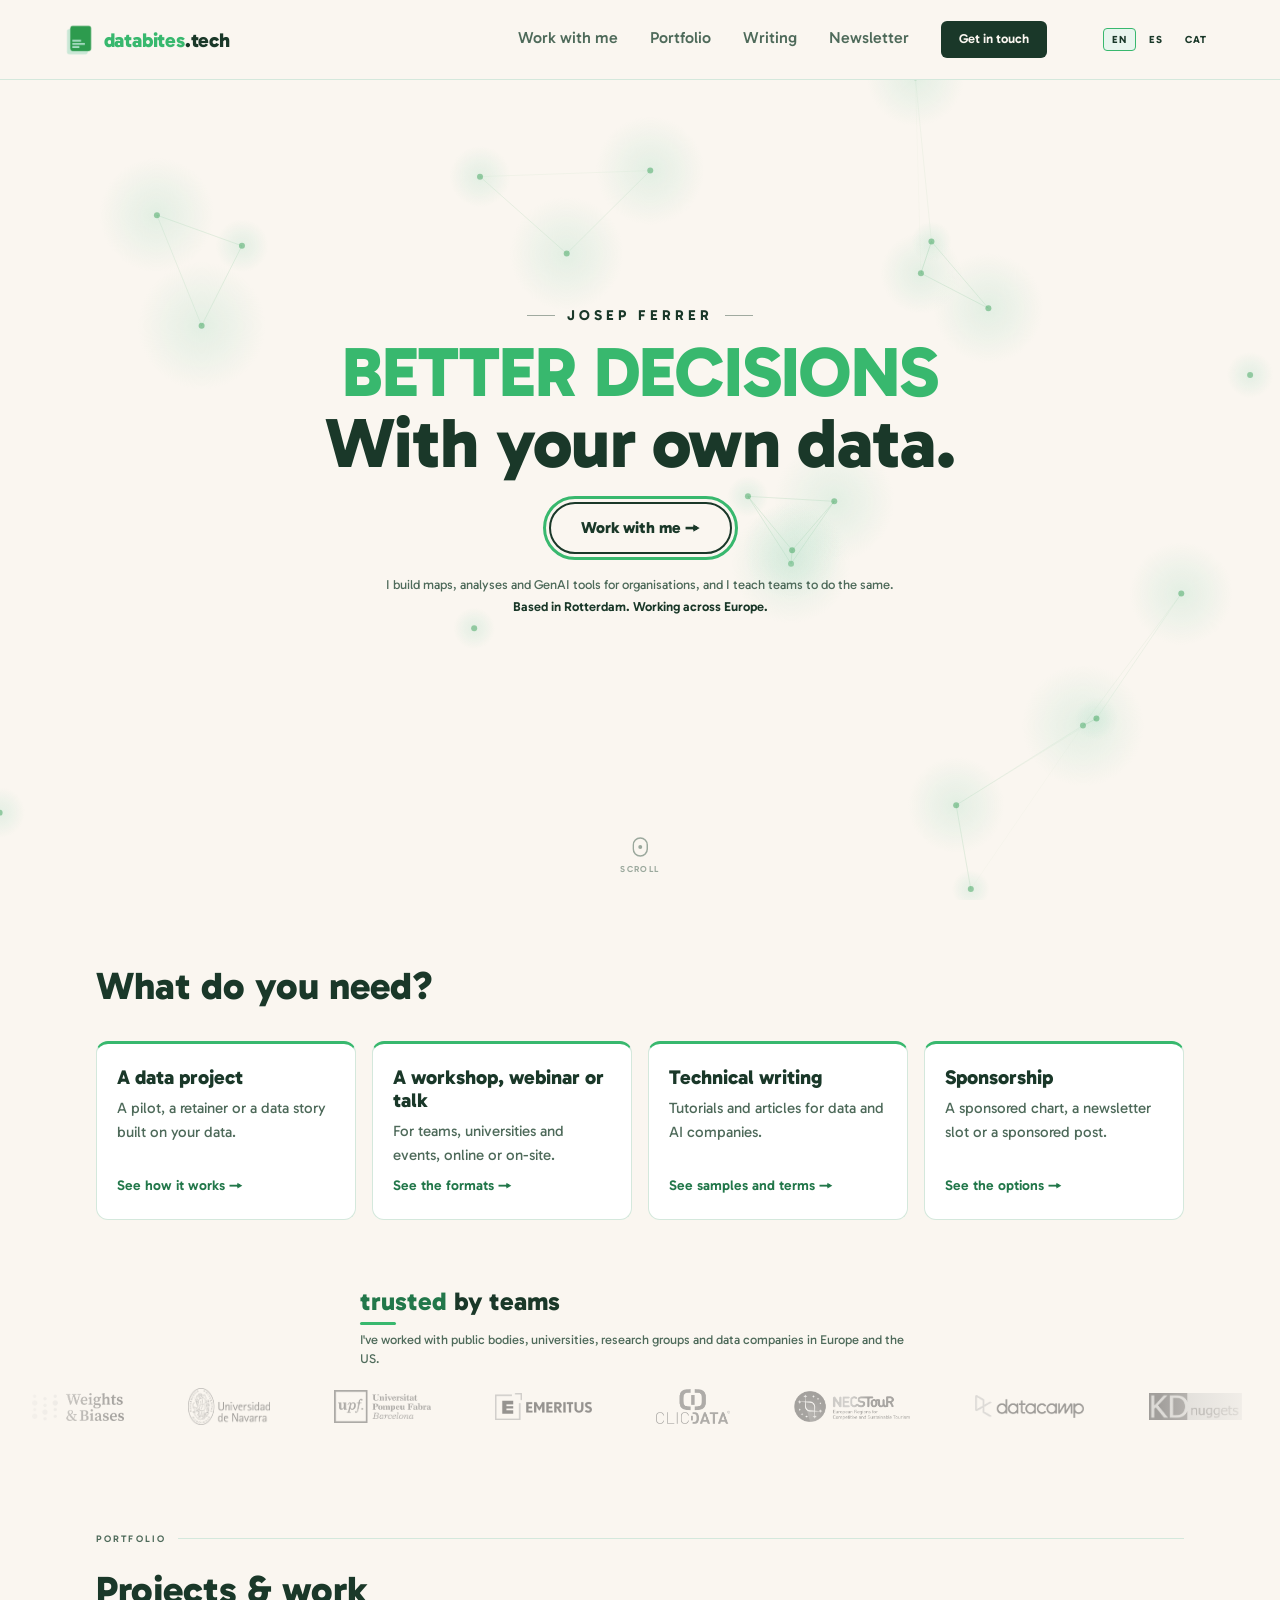
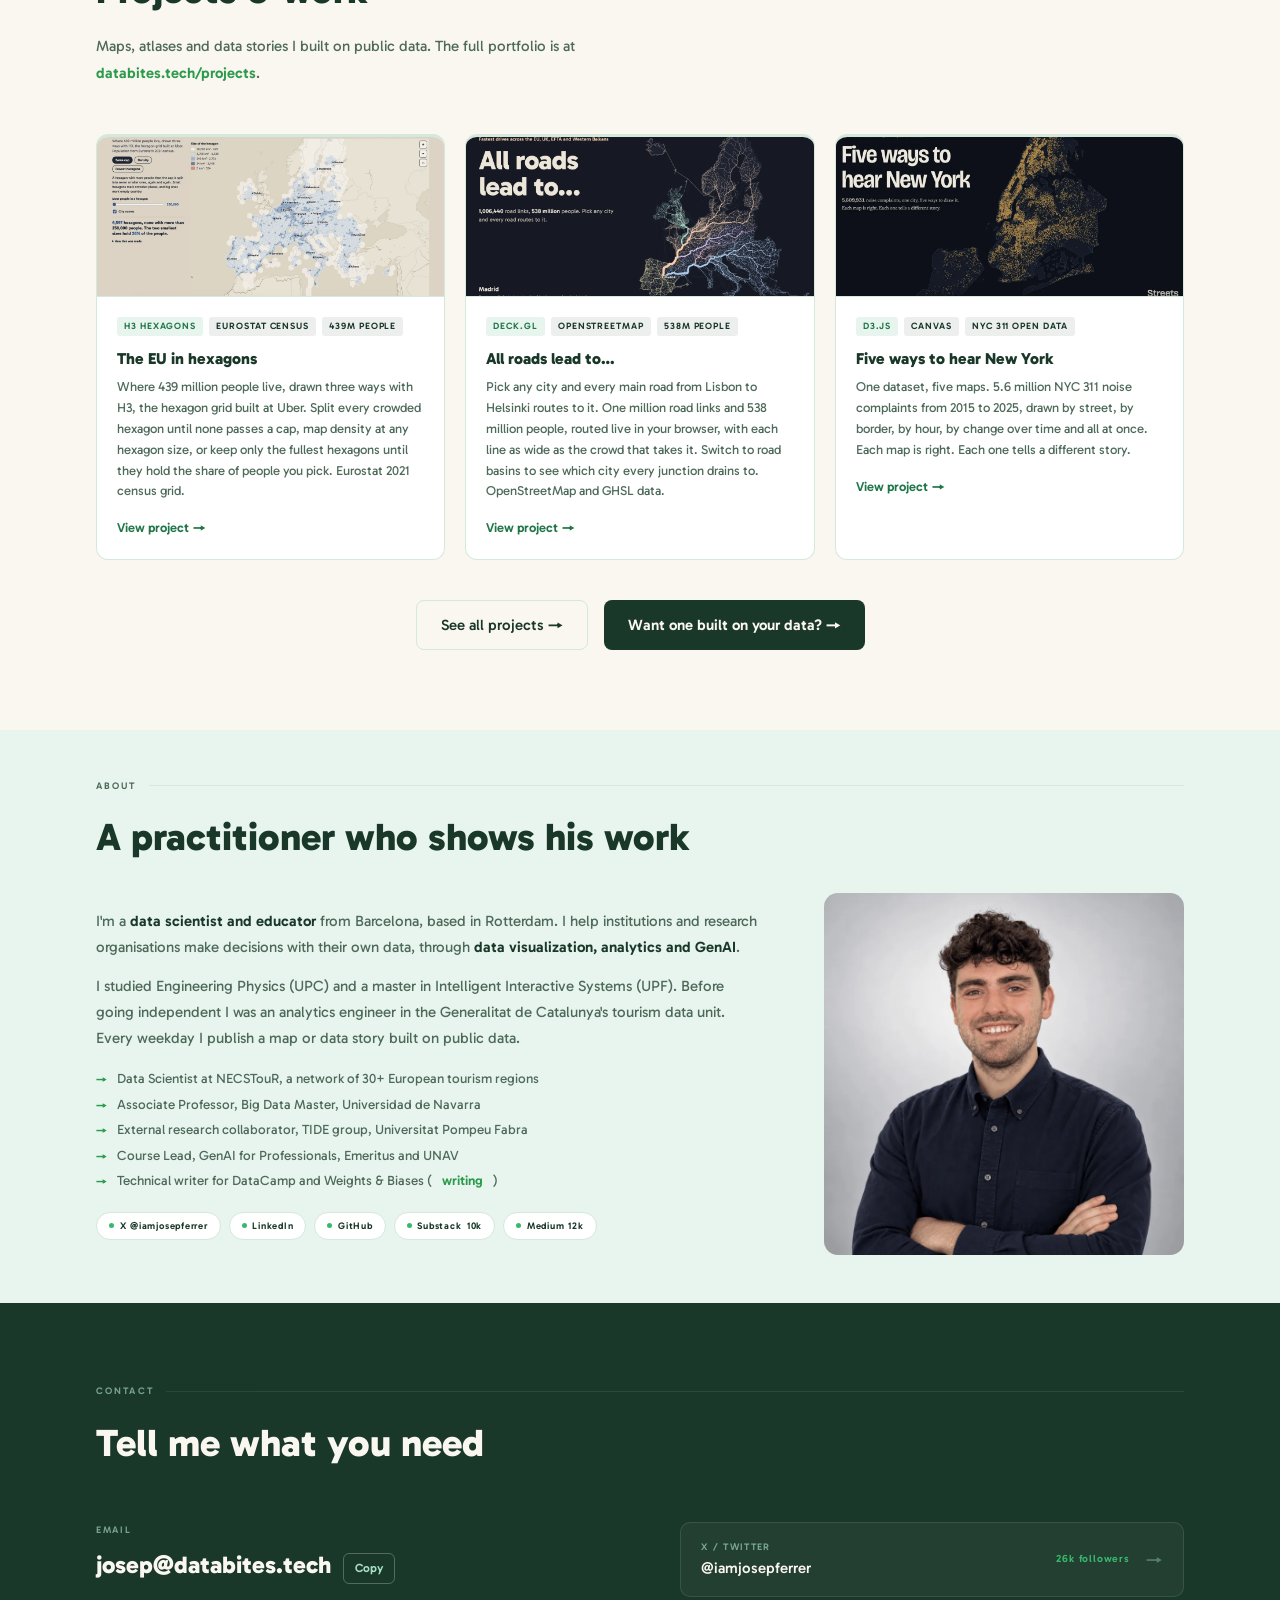
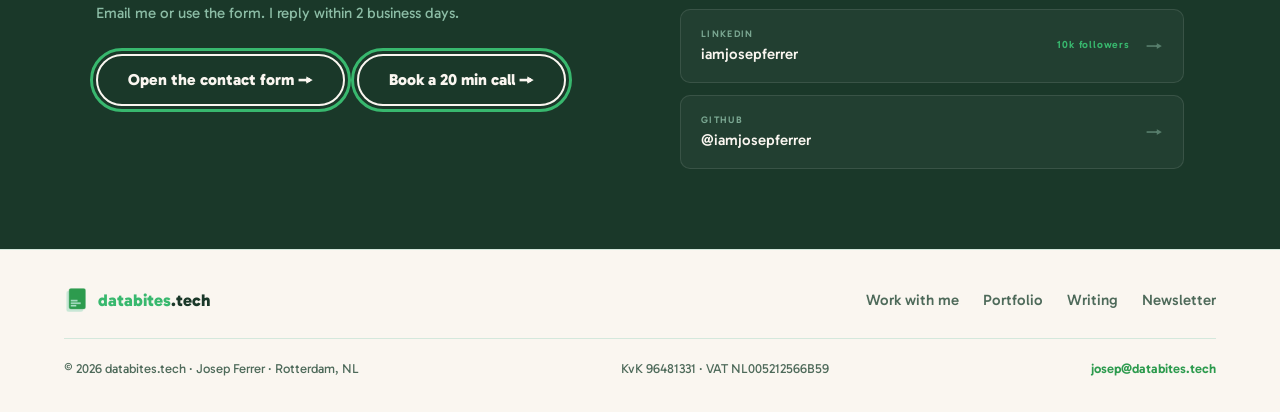
<file: index.html>
<!DOCTYPE html>
<html lang="en">
<head>
<meta charset="UTF-8">
<meta name="viewport" content="width=device-width, initial-scale=1.0">
<title>Josep Ferrer | Data projects, workshops and technical writing</title>
<meta name="description" content="Josep Ferrer builds maps, analyses and GenAI tools for organisations, and teaches teams to do the same. Data projects, workshops, sponsorship and technical writing.">
<meta property="og:title" content="Josep Ferrer | Data projects, workshops and technical writing">
<meta property="og:description" content="Maps, analyses and GenAI tools for organisations. Data projects, workshops, sponsorship and technical writing.">
<meta property="og:url" content="https://databites.tech">
<meta property="og:image" content="https://databites.tech/images/og-work.png">
<meta name="twitter:card" content="summary_large_image">
<meta name="twitter:image" content="https://databites.tech/images/og-work.png">
<link rel="canonical" href="https://databites.tech">
<link rel="icon" href="/favicon.ico" sizes="48x48">
<link rel="icon" type="image/png" href="/images/icon-192.png" sizes="192x192">
<link rel="apple-touch-icon" href="/images/apple-touch-icon.png">
<link rel="preconnect" href="https://fonts.googleapis.com">
<link rel="preconnect" href="https://fonts.gstatic.com" crossorigin>
<link href="https://fonts.googleapis.com/css2?family=Gabarito:wght@400..900&display=swap" rel="stylesheet">
<!-- Analytics: Umami (cookieless). Replace the website ID with the one from your Umami dashboard. -->
<script defer src="https://cloud.umami.is/script.js" data-website-id="04adaf17-975f-40ec-84b1-5efaadd914f6" data-domains="databites.tech,www.databites.tech"></script>

<style>
:root {
  --forest:    #1A3829;
  --green:     #2D9B4E;
  --bright:    #38B86E;
  --mint:      #A8DDC4;
  --mint-pale: #E8F5EE;
  --cream:     #FAF6F0;
  --muted:     #5E7D6A;
  --rule:      #D4E8DC;
  --f-d: 'Gabarito', system-ui, sans-serif;
  --f-b: 'Gabarito', system-ui, sans-serif;
  --f-m: 'Gabarito', system-ui, sans-serif;
}

*, *::before, *::after { box-sizing: border-box; margin: 0; padding: 0; }
html { font-size: 16px; scroll-behavior: smooth; }
body { font-family: var(--f-b); background: var(--cream); color: var(--forest); -webkit-font-smoothing: antialiased; line-height: 1.6; }
a { color: inherit; text-decoration: none; }
img { display: block; max-width: 100%; }

.db-mark { display: inline-flex; position: relative; flex-shrink: 0; }

/* ── NAV ── */
nav {
  position: sticky; top: 0; z-index: 100;
  background: var(--cream);
  border-bottom: 1px solid var(--rule);
  padding: 0 clamp(2rem, 5vw, 6rem);
  display: flex; align-items: center; justify-content: space-between;
  height: 80px;
}
.nav-logo { display: flex; align-items: center; text-decoration: none; }
.nav-logo-wrap { background: transparent; height: 52px; padding: 0; display: flex; align-items: center; overflow: hidden; }
.nav-logo-img { height: 64px; width: auto; display: block; }
.nav-links { display: flex; align-items: center; gap: 2rem; }
.nav-links a { font-size: 1rem; font-weight: 500; color: var(--muted); transition: color .15s; position: relative; padding-bottom: 4px; }
.nav-links a::after { content: ''; position: absolute; bottom: 0; left: 0; width: 0; height: 2px; background: var(--bright); border-radius: 1px; transition: width .22s ease; }
.nav-links a:hover { color: var(--forest); }
.nav-links a:hover::after { width: 100%; }
.nav-cta { white-space: nowrap; background: var(--forest); color: var(--cream) !important; font-size: 0.8125rem !important; font-weight: 600 !important; padding: 0.5rem 1.125rem; border-radius: 6px; transition: background .15s !important; }
.nav-cta::after { display: none !important; }
.nav-cta:hover { background: var(--green) !important; }

/* ── SHARED BUTTONS ── */
.btn-primary { background: var(--forest); color: var(--cream); font-family: var(--f-b); font-size: 0.9375rem; font-weight: 600; padding: 0.75rem 1.5rem; border-radius: 8px; transition: background .15s; display: inline-flex; align-items: center; gap: 0.375rem; }
.btn-primary:hover { background: var(--green); }
.btn-secondary { background: transparent; color: var(--forest); font-family: var(--f-b); font-size: 0.9375rem; font-weight: 500; padding: 0.75rem 1.5rem; border-radius: 8px; border: 1.5px solid var(--rule); transition: border-color .15s, background .15s; display: inline-flex; align-items: center; gap: 0.375rem; }
.btn-secondary:hover { border-color: var(--mint); background: var(--mint-pale); }

/* ── HERO ── */
.hero { height: calc(100vh - 80px); height: calc(100dvh - 80px); min-height: 500px; display: flex; flex-direction: column; align-items: center; justify-content: center; text-align: center; padding: 0 2rem 4rem; position: relative; overflow: hidden; }
#hero-canvas { position: absolute; inset: 0; width: 100%; height: 100%; pointer-events: none; }
.hero-content { position: relative; z-index: 2; max-width: 900px; width: 100%; }
.hero-who { font-family: var(--f-m); font-weight: 600; font-size: 0.9rem; letter-spacing: 0.28em; text-transform: uppercase; color: var(--forest); font-weight: 700; margin-bottom: 0.625rem; display: inline-flex; align-items: center; gap: 0.75rem; }
.hero-who::before, .hero-who::after { content: ''; width: 28px; height: 1.5px; background: var(--forest); opacity: 0.4; }
.hero-cycling-wrap { height: 1.625rem; overflow: hidden; margin-bottom: 1rem; display: flex; align-items: center; justify-content: center; }
.hero-cycling { font-size: 1rem; color: var(--muted); font-weight: 500; }
.hero-cycling.fade-out { opacity: 0; transform: translateY(-8px); }
.hero-cycling.fade-in  { opacity: 1; transform: translateY(0); }
.hero-headline { font-family: var(--f-d); font-weight: 800; font-size: clamp(2rem, 5.5vw, 7rem); line-height: 1.0; letter-spacing: -0.01em; margin-bottom: 1.5rem; }
.hero-headline .w1 { color: var(--bright); display: block; }
.hero-headline .w2 { color: var(--forest); display: block; }
.btn-hero { display: inline-flex; align-items: center; gap: 0.5rem; font-family: var(--f-d); font-weight: 800; font-size: clamp(1rem, 1.2vw, 1.25rem); color: var(--forest); padding: 0.6875rem 1.875rem; border-radius: 50px; border: 2.5px solid var(--forest); outline: 3px solid var(--bright); outline-offset: 3px; background: transparent; transition: background .2s, color .2s, outline-color .2s; cursor: pointer; text-decoration: none; }
.btn-hero:hover { background: var(--forest); color: var(--cream); outline-color: var(--mint); }
.hero-bio { margin-top: 1.25rem; font-size: clamp(0.8125rem, 1vw, 1.0625rem); color: var(--muted); line-height: 1.7; max-width: clamp(460px, 45vw, 680px); margin-left: auto; margin-right: auto; }
.hero-bio strong { color: var(--forest); font-weight: 600; }
.scroll-hint { position: absolute; bottom: 1.5rem; left: 50%; transform: translateX(-50%); display: flex; flex-direction: column; align-items: center; gap: 0.3rem; font-family: var(--f-m); font-weight: 600; font-size: 0.55rem; letter-spacing: 0.16em; text-transform: uppercase; color: var(--muted); opacity: 0.55; animation: scrollBounce 2s ease-in-out infinite; }
@keyframes scrollBounce { 0%, 100% { transform: translateX(-50%) translateY(0); } 50% { transform: translateX(-50%) translateY(5px); } }

/* ── TRUSTED BY ── */
#trusted { background: var(--cream); padding: 1.25rem 0 1.25rem; overflow: hidden; min-height: auto; }
.trusted-head { max-width: clamp(900px, 85vw, 1400px); margin: 0 auto 0.875rem; padding: 0 clamp(2rem, 5vw, 6rem); }
.trusted-title { font-family: var(--f-d); font-weight: 800; font-size: clamp(1.375rem, 2vw, 2rem); line-height: 1.1; margin-bottom: 0.2rem; }
.trusted-title .t1 { color: var(--bright); }
.trusted-title .t2 { color: var(--forest); }
.trusted-title-rule { width: 36px; height: 3px; background: var(--bright); border-radius: 2px; margin-top: 0.375rem; }
.trusted-desc { font-size: 0.8rem; color: var(--muted); line-height: 1.5; margin-top: 0.3rem; max-width: 560px; }
.marquee-wrap { position: relative; width: 100%; overflow: hidden; }
.marquee-wrap::before, .marquee-wrap::after { content: ''; position: absolute; top: 0; bottom: 0; width: 120px; z-index: 2; pointer-events: none; }
.marquee-wrap::before { left: 0; background: linear-gradient(to right, var(--cream), transparent); }
.marquee-wrap::after  { right: 0; background: linear-gradient(to left, var(--cream), transparent); }
.marquee-track { display: flex; align-items: center; width: max-content; animation: marqueeScroll 32s linear infinite; }
.marquee-track:hover { animation-play-state: paused; }
@keyframes marqueeScroll { 0% { transform: translateX(0); } 100% { transform: translateX(-50%); } }
.marquee-set { display: flex; align-items: center; flex-shrink: 0; }
.marquee-item { display: flex; align-items: center; justify-content: center; padding: 0 2rem; height: 48px; flex-shrink: 0; filter: grayscale(1); opacity: 0.4; transition: opacity .25s, filter .25s; text-decoration: none; cursor: pointer; }
.marquee-item:hover { opacity: 0.9; filter: grayscale(0); }
.marquee-item img { height: 30px; width: 100px; object-fit: contain; object-position: center; display: block; pointer-events: none; }
.marquee-item-text { font-family: var(--f-b); font-size: 0.9375rem; font-weight: 700; color: var(--forest); white-space: nowrap; letter-spacing: -0.01em; }

/* ── SECTION SKELETON ── */
section { padding: 5rem clamp(2rem, 5vw, 6rem); display: flex; flex-direction: column; justify-content: center; }
.inner { max-width: clamp(900px, 85vw, 1400px); margin: 0 auto; width: 100%; }
.section-label { font-family: var(--f-m); font-weight: 600; font-size: 0.6rem; letter-spacing: 0.22em; text-transform: uppercase; color: var(--muted); margin-bottom: 0.875rem; display: flex; align-items: center; gap: 0.75rem; }
.section-label::after { content: ''; flex: 1; height: 1px; background: var(--rule); }
.section-title { font-family: var(--f-d); font-weight: 800; font-size: clamp(1.75rem, 3vw, 3rem); color: var(--forest); margin-bottom: 0.75rem; }
.section-sub { font-size: clamp(0.9375rem, 1.1vw, 1.125rem); color: var(--muted); max-width: 620px; line-height: 1.75; }

/* ── ABOUT ── */
#about { background: var(--mint-pale); padding-top: 3rem; padding-bottom: 3rem; }
.about-grid { display: grid; grid-template-columns: 1fr 360px; gap: 4rem; align-items: center; margin-top: 1.5rem; }
.about-body p { font-size: 0.9375rem; color: var(--muted); line-height: 1.75; margin-bottom: 0.75rem; }
.about-body p strong { color: var(--forest); font-weight: 600; }
.creds { margin-top: 1.125rem; display: flex; flex-direction: column; gap: 0.375rem; }
.cred { display: flex; align-items: flex-start; gap: 0.625rem; font-size: 0.8375rem; color: var(--muted); line-height: 1.45; }
.cred::before { content: '→'; font-family: var(--f-m); font-weight: 600; font-size: 0.7rem; color: var(--green); margin-top: 2px; flex-shrink: 0; }
.cred a { color: var(--green); font-weight: 600; text-decoration: none; border-bottom: 1px solid transparent; transition: border-color .15s; }
.cred a:hover { border-bottom-color: var(--green); }
.about-photo-wrap { height: 100%; }
.about-photo-wrap img { max-height: calc(100vh - 220px); max-height: calc(100dvh - 220px); width: 100%; object-fit: cover; object-position: center top; border-radius: 14px; display: block; }
.about-socials { margin-top: 1.25rem; display: flex; gap: 0.5rem; flex-wrap: wrap; align-items: center; }
.social-pill { display: inline-flex; align-items: center; gap: 0.35rem; font-family: var(--f-m); font-weight: 600; font-size: 0.6rem; letter-spacing: 0.08em; color: var(--forest); border: 1px solid var(--rule); padding: 0.35rem 0.75rem; border-radius: 20px; white-space: nowrap; background: white; transition: border-color .15s, background .15s; }
.social-pill:hover { border-color: var(--mint); background: var(--mint-pale); }
.social-pill .dot { width: 5px; height: 5px; border-radius: 50%; background: var(--bright); flex-shrink: 0; }

#services { background: var(--cream); padding: 3.5rem clamp(2rem, 5vw, 6rem) 3rem; }

/* ── PORTFOLIO ── */
#portfolio { background: var(--cream); }
.portfolio-grid { display: grid; grid-template-columns: repeat(3, 1fr); gap: 1.25rem; margin-top: 3rem; }
.portfolio-card { border: 1px solid var(--rule); border-radius: 12px; overflow: hidden; background: white; transition: transform .2s, box-shadow .2s, border-top-color .2s; cursor: pointer; border-top: 3px solid var(--rule); }
.portfolio-card:hover { transform: translateY(-3px); box-shadow: 0 8px 28px rgba(26,56,41,0.08); border-top-color: var(--bright); }
.pc-img { height: 160px; background: var(--mint-pale); display: flex; align-items: center; justify-content: center; border-bottom: 1px solid var(--rule); }
.pc-img-label { font-family: var(--f-d); font-weight: 800; font-size: 0.9375rem; color: var(--forest); opacity: 0.6; text-align: center; padding: 1rem; }
.pc-body { padding: 1.25rem; }
.pc-tags { display: flex; gap: 0.375rem; flex-wrap: wrap; margin-bottom: 0.625rem; }
.pc-tag { font-family: var(--f-m); font-weight: 600; font-size: 0.58rem; letter-spacing: 0.1em; text-transform: uppercase; padding: 2px 7px; border-radius: 3px; }
.pc-tag.green { background: var(--mint-pale); color: var(--green); }
.pc-tag.forest { background: rgba(26,56,41,0.08); color: var(--forest); }
.pc-title { font-family: var(--f-d); font-weight: 800; font-size: 1rem; color: var(--forest); margin-bottom: 0.375rem; }
.pc-desc { font-size: 0.8125rem; color: var(--muted); line-height: 1.6; }
.pc-link { margin-top: 1rem; font-size: 0.8125rem; font-weight: 600; color: var(--green); display: flex; align-items: center; gap: 0.25rem; }
.pc-link::after { content: '→'; }
.portfolio-cta { margin-top: 2.5rem; display: flex; justify-content: center; gap: 1rem; flex-wrap: wrap; }

/* ── CONTACT ── */
#contact { background: var(--forest); }
#contact .section-label { color: var(--mint); opacity: 0.65; }
#contact .section-label::after { background: rgba(255,255,255,0.12); }
#contact .section-title { color: var(--cream); }
.contact-grid { display: grid; grid-template-columns: 1fr 1fr; gap: 5rem; margin-top: 3rem; align-items: start; }
.contact-email-label { font-family: var(--f-m); font-weight: 600; font-size: 0.6rem; letter-spacing: 0.18em; text-transform: uppercase; color: var(--mint); opacity: 0.65; margin-bottom: 0.5rem; }
.contact-email { font-family: var(--f-d); font-weight: 800; font-size: 1.5rem; color: var(--cream); transition: color .15s; display: inline-block; }
.contact-email:hover { color: var(--bright); }
.contact-desc { font-size: 0.9375rem; color: var(--mint); opacity: 0.8; line-height: 1.75; margin-top: 1rem; }
.contact-links { display: flex; flex-direction: column; gap: 0.75rem; }
.contact-link { display: flex; align-items: center; justify-content: space-between; padding: 1rem 1.25rem; border-radius: 10px; border: 1px solid rgba(255,255,255,0.1); background: rgba(255,255,255,0.04); transition: background .15s, border-color .15s; }
.contact-link:hover { background: rgba(255,255,255,0.08); border-color: rgba(255,255,255,0.2); }
.cl-left { display: flex; align-items: center; gap: 0.875rem; }
.cl-platform { font-family: var(--f-m); font-weight: 600; font-size: 0.6rem; letter-spacing: 0.14em; text-transform: uppercase; color: var(--mint); opacity: 0.65; }
.cl-handle { font-size: 0.9375rem; font-weight: 500; color: var(--cream); margin-top: 1px; }
.cl-stat { font-family: var(--f-m); font-weight: 600; font-size: 0.65rem; color: var(--bright); letter-spacing: 0.08em; }
.cl-arrow { color: var(--mint); opacity: 0.4; font-size: 1rem; }

/* ── FOOTER ── */
footer { background: var(--cream); border-top: 1px solid var(--rule); padding: 2rem 2.5rem; display: flex; align-items: center; justify-content: space-between; flex-wrap: wrap; gap: 1rem; }
.footer-left { display: flex; align-items: center; gap: 0.875rem; }
.footer-right { font-family: var(--f-m); font-weight: 600; font-size: 0.58rem; letter-spacing: 0.1em; color: var(--muted); opacity: 0.7; }

svg.mark-icon { display: block; }

@keyframes fadeUp { from { opacity: 0; transform: translateY(18px); } to { opacity: 1; transform: translateY(0); } }

/* ── RESPONSIVE ── */
@media (max-width: 1200px) { .services-grid { grid-template-columns: repeat(2, 1fr); } }
@media (max-width: 900px) {
  .hero { padding: 0 1.5rem 3rem; min-height: 100svh; height: auto; }
  .hero-headline { font-size: clamp(2.25rem, 11vw, 3.5rem); }
  .about-grid { grid-template-columns: 1fr; gap: 2rem; }
  .about-photo-wrap { display: none; }
  .services-grid { grid-template-columns: 1fr 1fr; }
  .portfolio-grid { grid-template-columns: 1fr 1fr; }
  .newsletter-inner { grid-template-columns: 1fr; gap: 2.5rem; }
  .contact-grid { grid-template-columns: 1fr; gap: 2rem; }
  .nav-links { display: flex; gap: 0.75rem; }
  .nav-links a:not(.nav-cta) { display: none; }
  .lang-switch { margin-left: 0.25rem; }
  section { padding: 4rem 1.5rem; }
}
@media (max-width: 540px) {
  .services-grid { grid-template-columns: 1fr; }
  .portfolio-grid { grid-template-columns: 1fr; }
}

/* ── LANGUAGE SWITCHER ── */
.lang-switch { display: flex; align-items: center; gap: 0.25rem; margin-left: 1.5rem; }
.lang-btn {
  font-family: var(--f-m); font-weight: 600; font-size: 0.6rem; font-weight: 700;
  letter-spacing: 0.1em; text-transform: uppercase;
  padding: 0.25rem 0.5rem; border-radius: 4px;
  border: 1px solid transparent; cursor: pointer;
  color: var(--muted); background: transparent;
  transition: all .15s;
}
.lang-btn:hover { color: var(--forest); border-color: var(--rule); }
.lang-btn.active { color: var(--bright); border-color: var(--bright); background: var(--mint-pale); }
</style>
<link rel="stylesheet" href="/site.css">

<script type="application/ld+json">{"@context":"https://schema.org","@graph":[{"@type":"Person","@id":"https://databites.tech/#josep","name":"Josep Ferrer","url":"https://databites.tech","image":"https://databites.tech/images/headshot.webp","jobTitle":"Freelance data scientist","email":"mailto:josep@databites.tech","description":"Data scientist based in Rotterdam. Builds maps, analyses and GenAI tools for organisations, teaches data visualisation and GenAI, and writes technical content for data and AI companies.","address":{"@type":"PostalAddress","addressLocality":"Rotterdam","addressCountry":"NL"},"knowsAbout":["Data visualisation","Maps and geospatial analysis","Data storytelling","Python","Generative AI and LLMs","Machine learning","Technical writing"],"knowsLanguage":["en","es","ca"],"alumniOf":[{"@type":"CollegeOrUniversity","name":"Universitat Politècnica de Catalunya"},{"@type":"CollegeOrUniversity","name":"Universitat Pompeu Fabra"}],"sameAs":["https://www.linkedin.com/in/iamjosepferrer","https://x.com/iamjosepferrer","https://github.com/iamjosepferrer","https://substack.com/@iamjosepferrer","https://reads.databites.tech","https://orcid.org/0009-0004-5165-0350"]},{"@type":"ProfessionalService","@id":"https://databites.tech/#databites","name":"databites","url":"https://databites.tech/work-with-me","founder":{"@id":"https://databites.tech/#josep"},"email":"josep@databites.tech","vatID":"NL005212566B59","identifier":{"@type":"PropertyValue","propertyID":"KvK","value":"96481331"},"address":{"@type":"PostalAddress","addressLocality":"Rotterdam","addressCountry":"NL"},"areaServed":"Europe","image":"https://databites.tech/images/og-work.png","hasOfferCatalog":{"@type":"OfferCatalog","name":"Ways to work together","itemListElement":[{"@type":"Offer","itemOffered":{"@type":"Service","name":"Data projects","description":"Pilots, retainers and data stories built on your own data: maps, analyses and GenAI tools."}},{"@type":"Offer","itemOffered":{"@type":"Service","name":"Workshops, webinars and talks","description":"Training in data visualisation and GenAI for teams, online or on-site, in English, Spanish or Catalan."}},{"@type":"Offer","itemOffered":{"@type":"Service","name":"Technical writing","description":"Monthly packages of tutorials and articles for data and AI companies, in English, Spanish or Catalan."}},{"@type":"Offer","itemOffered":{"@type":"Service","name":"Sponsorship","description":"Sponsored charts, newsletter slots and sponsored posts reaching data and AI professionals."}}]}},{"@type":"WebSite","@id":"https://databites.tech/#website","name":"databites.tech","url":"https://databites.tech","inLanguage":["en","es","ca"],"publisher":{"@id":"https://databites.tech/#josep"}}]}</script>
</head>
<body>

<nav>
  <a href="/" class="nav-logo" aria-label="databites.tech home" style="display:flex;align-items:center;gap:0.625rem;">
    <img src="/images/databitestech_logo.png" alt="" width="30" height="34" style="height:34px;width:auto;">
    <span class="nav-word" style="font-family:'Gabarito',system-ui,sans-serif;font-weight:800;font-size:1.25rem;line-height:1;letter-spacing:-0.01em;"><span style="color:#38B86E;">databites</span><span style="color:#1A3829;">.tech</span></span>
  </a>
  <div class="nav-links">
    <div class="nav-menu" id="nav-menu">
      <a href="/work-with-me" data-nav="work">Work with me</a>
      <a href="/projects" data-nav="portfolio">Portfolio</a>
      <a href="/write" data-nav="writing">Writing</a>
      <a href="https://reads.databites.tech" data-nav="newsletter" target="_blank" rel="noopener" data-umami-event="newsletter-click" data-umami-event-location="nav">Newsletter</a>
    </div>
    <a href="/work-with-me#contact" class="nav-cta" data-umami-event="contact-click" data-umami-event-location="nav" data-nav="contact">Get in touch</a>
    <div class="lang-switch">
      <button class="lang-btn active" onclick="setLang('en')">EN</button>
      <button class="lang-btn" onclick="setLang('es')">ES</button>
      <button class="lang-btn" onclick="setLang('ca')">CAT</button>
    </div>
    <button class="nav-toggle" type="button" aria-label="Menu" aria-expanded="false" aria-controls="nav-menu"><span></span><span></span><span></span></button>
  </div>
</nav>

<section style="padding:0;background:var(--cream)">
  <div class="hero">
    <canvas id="hero-canvas"></canvas>
    <div class="hero-content">
      <div class="hero-who">Josep Ferrer</div>
      <h1 class="hero-headline">
        <span class="w1" data-i18n="hero.h1">BETTER DECISIONS</span>
        <span class="w2" data-i18n="hero.h2">With your own data.</span>
      </h1>
      <a href="/work-with-me" class="btn-hero" data-umami-event="work-with-me-click" data-umami-event-location="home-hero" data-i18n="hero.cta">Work with me →</a>
      <p class="hero-bio">
        <span data-i18n="hero.bio1">I build maps, analyses and GenAI tools for organisations, and I teach teams to do the same.</span><br>
        <strong data-i18n="hero.bio2">Based in Rotterdam. Working across Europe.</strong>
      </p>
    </div>
    <div class="scroll-hint">
      <svg width="16" height="20" viewBox="0 0 16 20" fill="none" xmlns="http://www.w3.org/2000/svg"><rect x="1" y="1" width="14" height="18" rx="7" stroke="currentColor" stroke-width="1.5"/><circle cx="8" cy="6" r="2" fill="currentColor"><animate attributeName="cy" values="6;12;6" dur="1.8s" repeatCount="indefinite"/></circle></svg>
      Scroll
    </div>
  </div>
</section>



<section id="services">
  <div class="inner">
    <h2 class="section-title" data-i18n="doors.title">What do you need?</h2>
    <div class="doors">
      <a href="/work-with-me#project" class="door" data-umami-event="door-click" data-umami-event-topic="project"><h3 data-i18n="door.project.t">A data project</h3><p data-i18n="door.project.d">A pilot, a retainer or a data story built on your data.</p><span data-i18n="door.project.l">See how it works →</span></a>
      <a href="/work-with-me#training" class="door" data-umami-event="door-click" data-umami-event-topic="training"><h3 data-i18n="door.training.t">A workshop, webinar or talk</h3><p data-i18n="door.training.d">For teams, universities and events, online or on-site.</p><span data-i18n="door.training.l">See the formats →</span></a>
      <a href="/write" class="door" data-umami-event="door-click" data-umami-event-topic="writing"><h3 data-i18n="door.writing.t">Technical writing</h3><p data-i18n="door.writing.d">Tutorials and articles for data and AI companies.</p><span data-i18n="door.writing.l">See samples and terms →</span></a>
      <a href="/work-with-me#sponsorship" class="door" data-umami-event="door-click" data-umami-event-topic="sponsorship"><h3 data-i18n="door.sponsorship.t">Sponsorship</h3><p data-i18n="door.sponsorship.d">A sponsored chart, a newsletter slot or a sponsored post.</p><span data-i18n="door.sponsorship.l">See the options →</span></a>
    </div>
  </div>
</section>

<section id="trusted">
  <div class="trusted-head">
    <div class="trusted-title"><span class="t1" data-i18n="trusted.t1">trusted</span> <span class="t2" data-i18n="trusted.t2">by teams</span></div>
    <div class="trusted-title-rule"></div>
    <p class="trusted-desc" data-i18n="trusted.desc">I've worked with public bodies, universities, research groups and data companies in Europe and the US.</p>
  </div>
  <div class="marquee-wrap">
    <div class="marquee-track">
      <div class="marquee-set">
        <a href="https://wandb.ai" target="_blank" rel="noopener" class="marquee-item"><img src="images/logos/wandb.webp" alt="Weights & Biases" style="width:92px;height:28px"></a>
        <a href="https://www.unav.edu" target="_blank" rel="noopener" class="marquee-item"><img src="images/logos/unav.webp" alt="Universidad de Navarra" style="width:82px;height:37px"></a>
        <a href="https://www.upf.edu" target="_blank" rel="noopener" class="marquee-item"><img src="images/logos/upf.webp" alt="Universitat Pompeu Fabra" style="width:97px;height:34px"></a>
        <a href="https://emeritus.org" target="_blank" rel="noopener" class="marquee-item"><img src="images/logos/emeritus.webp" alt="Emeritus" style="width:97px;height:27px"></a>
        <a href="https://www.clicdata.com" target="_blank" rel="noopener" class="marquee-item"><img src="images/logos/clicdata.webp" alt="ClicData" style="width:74px;height:35px"></a>
        <a href="https://www.necstour.eu" target="_blank" rel="noopener" class="marquee-item"><img src="images/logos/necstour.webp" alt="NECSTouR" style="width:116px;height:32px"></a>
        <a href="https://www.datacamp.com" target="_blank" rel="noopener" class="marquee-item"><img src="images/logos/datacamp.webp" alt="DataCamp" style="width:111px;height:23px"></a>
        <a href="https://www.kdnuggets.com" target="_blank" rel="noopener" class="marquee-item"><img src="images/logos/kdnuggets.webp" alt="KDnuggets" style="width:93px;height:28px"></a>
        <a href="https://aigents.co" target="_blank" rel="noopener" class="marquee-item"><img src="images/logos/aigents.webp" alt="Aigents" style="width:66px;height:46px"></a>
        <a href="https://www.packtpub.com" target="_blank" rel="noopener" class="marquee-item"><img src="images/logos/packt.webp" alt="Packt" style="width:89px;height:29px"></a>
        <a href="https://www.stack-ai.com" target="_blank" rel="noopener" class="marquee-item"><img src="images/logos/stackai.webp" alt="Stack AI" style="width:106px;height:25px"></a>
        <a href="https://www.coreweave.com" target="_blank" rel="noopener" class="marquee-item"><img src="images/logos/coreweave.webp" alt="CoreWeave" style="width:60px;height:35px"></a>
        <a href="https://oei.int" target="_blank" rel="noopener" class="marquee-item"><img src="images/logos/oei.svg" alt="OEI, Organization of Ibero-American States" style="width:73px;height:29px"></a>
      </div>
      <div class="marquee-set" aria-hidden="true">
        <a href="https://wandb.ai" target="_blank" rel="noopener" class="marquee-item" tabindex="-1"><img src="images/logos/wandb.webp" alt="Weights & Biases" style="width:92px;height:28px"></a>
        <a href="https://www.unav.edu" target="_blank" rel="noopener" class="marquee-item" tabindex="-1"><img src="images/logos/unav.webp" alt="Universidad de Navarra" style="width:82px;height:37px"></a>
        <a href="https://www.upf.edu" target="_blank" rel="noopener" class="marquee-item" tabindex="-1"><img src="images/logos/upf.webp" alt="Universitat Pompeu Fabra" style="width:97px;height:34px"></a>
        <a href="https://emeritus.org" target="_blank" rel="noopener" class="marquee-item" tabindex="-1"><img src="images/logos/emeritus.webp" alt="Emeritus" style="width:97px;height:27px"></a>
        <a href="https://www.clicdata.com" target="_blank" rel="noopener" class="marquee-item" tabindex="-1"><img src="images/logos/clicdata.webp" alt="ClicData" style="width:74px;height:35px"></a>
        <a href="https://www.necstour.eu" target="_blank" rel="noopener" class="marquee-item" tabindex="-1"><img src="images/logos/necstour.webp" alt="NECSTouR" style="width:116px;height:32px"></a>
        <a href="https://www.datacamp.com" target="_blank" rel="noopener" class="marquee-item" tabindex="-1"><img src="images/logos/datacamp.webp" alt="DataCamp" style="width:111px;height:23px"></a>
        <a href="https://www.kdnuggets.com" target="_blank" rel="noopener" class="marquee-item" tabindex="-1"><img src="images/logos/kdnuggets.webp" alt="KDnuggets" style="width:93px;height:28px"></a>
        <a href="https://aigents.co" target="_blank" rel="noopener" class="marquee-item" tabindex="-1"><img src="images/logos/aigents.webp" alt="Aigents" style="width:66px;height:46px"></a>
        <a href="https://www.packtpub.com" target="_blank" rel="noopener" class="marquee-item" tabindex="-1"><img src="images/logos/packt.webp" alt="Packt" style="width:89px;height:29px"></a>
        <a href="https://www.stack-ai.com" target="_blank" rel="noopener" class="marquee-item" tabindex="-1"><img src="images/logos/stackai.webp" alt="Stack AI" style="width:106px;height:25px"></a>
        <a href="https://www.coreweave.com" target="_blank" rel="noopener" class="marquee-item" tabindex="-1"><img src="images/logos/coreweave.webp" alt="CoreWeave" style="width:60px;height:35px"></a>
        <a href="https://oei.int" target="_blank" rel="noopener" class="marquee-item" tabindex="-1"><img src="images/logos/oei.svg" alt="OEI, Organization of Ibero-American States" style="width:73px;height:29px"></a>
      </div>
    </div>
  </div>
</section>



<section id="portfolio">
  <div class="inner">
    <div class="section-label" data-i18n="portfolio.label">Portfolio</div>
    <h2 class="section-title" data-i18n="portfolio.title">Projects & work</h2>
    <p class="section-sub" data-i18n="portfolio.sub">Maps, atlases and data stories I built on public data. The full portfolio is at <a href="/projects" style="color:#22774A;font-weight:600">databites.tech/projects</a>.</p>
    <div class="portfolio-grid" id="portfolio-grid"><a href="https://five-ways-nyc.databites.tech/" target="_blank" rel="noopener" class="portfolio-card">
        <div class="pc-img" style="padding:0;overflow:hidden;background:var(--mint-pale);position:relative;">
          <img src="/images/projects-headers/five-ways-nyc.webp" alt="Five ways to hear New York" style="width:100%;height:100%;object-fit:cover;display:block;" onerror="this.style.display='none'">
        </div>
        <div class="pc-body">
          <div class="pc-tags"><span class="pc-tag green">D3.js</span><span class="pc-tag forest">Canvas</span><span class="pc-tag forest">NYC 311 open data</span></div>
          <div class="pc-title">Five ways to hear New York</div>
          <div class="pc-desc">One dataset, five maps. 5.6 million NYC 311 noise complaints from 2015 to 2025, drawn by street, by border, by hour, by change over time and all at once. Each map is right. Each one tells a different story.</div>
          <div class="pc-link">View project</div>
        </div>
      </a>
      <a href="https://forest-in-the-grid.databites.tech/" target="_blank" rel="noopener" class="portfolio-card">
        <div class="pc-img" style="padding:0;overflow:hidden;background:var(--mint-pale);position:relative;">
          <img src="/images/projects-headers/forest-in-the-grid.webp" alt="A forest in the grid" style="width:100%;height:100%;object-fit:cover;display:block;" onerror="this.style.display='none'">
        </div>
        <div class="pc-body">
          <div class="pc-tags"><span class="pc-tag green">Canvas</span><span class="pc-tag forest">Open Data BCN</span><span class="pc-tag forest">EN · ES · CA</span></div>
          <div class="pc-title">A forest in the grid</div>
          <div class="pc-desc">Barcelona's public tree inventory, 222,065 trees, drawn one by one as a botanical atlas in five plates: the city in trees, six species, where the shade isn't, planting and felling, and climate shelters. Open data, in EN, ES and CA.</div>
          <div class="pc-link">View project</div>
        </div>
      </a>
      <a href="https://catalonia-atlas.databites.tech/" target="_blank" rel="noopener" class="portfolio-card">
        <div class="pc-img" style="padding:0;overflow:hidden;background:var(--mint-pale);position:relative;">
          <img src="/images/projects-headers/catalonia-atlas.webp" alt="Catalonia Income Atlas" style="width:100%;height:100%;object-fit:cover;display:block;" onerror="this.style.display='none'">
        </div>
        <div class="pc-body">
          <div class="pc-tags"><span class="pc-tag green">MapLibre GL</span><span class="pc-tag forest">Python</span><span class="pc-tag forest">GeoJSON</span></div>
          <div class="pc-title">Catalonia Income Atlas</div>
          <div class="pc-desc">Interactive choropleth map of income inequality across 5,108 census tracts, 947 municipalities, and 4 provinces in Catalonia. INE data, 2015–2023.</div>
          <div class="pc-link">View project</div>
        </div>
      </a></div>
    <div class="portfolio-cta"><a href="/projects" class="btn-secondary" data-umami-event="portfolio-click" data-umami-event-location="home" data-i18n="portfolio.seeAll">See all projects →</a><a href="/work-with-me" class="btn-primary" data-umami-event="work-with-me-click" data-umami-event-location="home-portfolio" data-i18n="portfolio.cta">Want one built on your data? →</a></div>
  </div>
</section>

<section id="about">
  <div class="inner">
    <div class="section-label" data-i18n="about.label">About</div>
    <h2 class="section-title" data-i18n="about.title">A practitioner who shows his work</h2>
    <div class="about-grid">
      <div class="about-body">
        <p data-i18n="about.p1">I'm a <strong>data scientist and educator</strong> from Barcelona, based in Rotterdam. I help institutions and research organisations make decisions with their own data, through <strong>data visualization, analytics and GenAI</strong>.</p>
        <p data-i18n="about.p2">I studied Engineering Physics (UPC) and a master in Intelligent Interactive Systems (UPF). Before going independent I was an analytics engineer in the Generalitat de Catalunya's tourism data unit. Every weekday I publish a map or data story built on public data.</p>
        <div class="creds">
          <div class="cred" data-i18n="about.cred1">Data Scientist at NECSTouR, a network of 30+ European tourism regions</div>
          <div class="cred" data-i18n="about.cred2">Associate Professor, Big Data Master, Universidad de Navarra</div>
          <div class="cred" data-i18n="about.cred3">External research collaborator, TIDE group, Universitat Pompeu Fabra</div>
          <div class="cred" data-i18n="about.cred4">Course Lead, GenAI for Professionals, Emeritus and UNAV</div>
          <div class="cred" data-i18n="about.cred5">Technical writer for DataCamp and Weights &amp; Biases (<a href="/write">writing</a>)</div>
        </div>
        <div class="about-socials">
          <a href="https://x.com/iamjosepferrer" target="_blank" rel="noopener" class="social-pill"><span class="dot"></span>X @iamjosepferrer</a>
          <a href="https://linkedin.com/in/iamjosepferrer" target="_blank" rel="noopener" class="social-pill"><span class="dot"></span>LinkedIn</a>
          <a href="https://github.com/iamjosepferrer" target="_blank" rel="noopener" class="social-pill"><span class="dot"></span>GitHub</a>
          <a href="https://substack.com/@iamjosepferrer" target="_blank" rel="noopener" class="social-pill"><span class="dot"></span>Substack <span data-audience="newsletter">10k</span></a>
          <a href="https://medium.com/@iamjosepferrer" target="_blank" rel="noopener" class="social-pill"><span class="dot"></span>Medium 12k</a>
        </div>
      </div>
      <div class="about-photo-wrap">
        <img src="images/headshot.webp" alt="Josep Ferrer" width="794" height="800" style="width:100%;height:100%;object-fit:cover;object-position:center top;border-radius:14px;display:block;">
      </div>
    </div>
  </div>
</section>

<section id="contact">
  <div class="inner">
    <div class="section-label" data-i18n="contact.label">Contact</div>
    <h2 class="section-title" data-i18n="contact.title">Tell me what you need</h2>
    <div class="contact-grid">
      <div>
        <div class="contact-email-label" data-i18n="contact.emailLabel">Email</div>
        <a href="mailto:josep@databites.tech" class="contact-email" data-umami-event="email-click" data-umami-event-location="home-contact">josep@databites.tech</a><button type="button" class="copy-btn" data-copy="josep@databites.tech">Copy</button>
        <p class="contact-desc" data-i18n="contact.desc">Email me or use the form. I reply within 2 business days.</p>
        <div style="display:flex;flex-wrap:wrap;gap:0.75rem;margin-top:1.75rem;"><a href="/work-with-me#contact" class="btn-hero" style="color:var(--cream);border-color:var(--cream);" data-umami-event="contact-click" data-umami-event-location="home-contact" data-i18n="contact.cta">Open the contact form →</a>
        <a href="#" class="btn-hero js-book" data-book-only style="color:var(--cream);border-color:var(--cream);" data-umami-event="book-call" data-umami-event-location="home-contact" data-i18n="contact.book">Book a 20 min call →</a></div>
      </div>
      <div class="contact-links">
        <a href="https://x.com/iamjosepferrer" target="_blank" rel="noopener" class="contact-link">
          <div class="cl-left"><div><div class="cl-platform">X / Twitter</div><div class="cl-handle">@iamjosepferrer</div></div></div>
          <div style="display:flex;align-items:center;gap:1rem"><div class="cl-stat"><span data-audience="x">26k</span> followers</div><div class="cl-arrow">→</div></div>
        </a>
        <a href="https://linkedin.com/in/iamjosepferrer" target="_blank" rel="noopener" class="contact-link">
          <div class="cl-left"><div><div class="cl-platform">LinkedIn</div><div class="cl-handle">iamjosepferrer</div></div></div>
          <div style="display:flex;align-items:center;gap:1rem"><div class="cl-stat"><span data-audience="linkedin">10k</span> followers</div><div class="cl-arrow">→</div></div>
        </a>
        <a href="https://github.com/iamjosepferrer" target="_blank" rel="noopener" class="contact-link">
          <div class="cl-left"><div><div class="cl-platform">GitHub</div><div class="cl-handle">@iamjosepferrer</div></div></div>
          <div class="cl-arrow">→</div>
        </a>
      </div>
    </div>
  </div>
</section>

<footer class="site-footer">
  <div class="sf-top">
    <a href="/" class="sf-brand"><img src="/images/databitestech_logo.png" alt="" width="30" height="34"><span><span class="g">databites</span><span class="f">.tech</span></span></a>
    <div class="sf-links">
      <a href="/work-with-me" data-nav="work">Work with me</a>
      <a href="/projects" data-nav="portfolio">Portfolio</a>
      <a href="/write" data-nav="writing">Writing</a>
      <a href="https://reads.databites.tech" data-nav="newsletter" target="_blank" rel="noopener" data-umami-event="newsletter-click" data-umami-event-location="footer">Newsletter</a>
    </div>
  </div>
  <div class="sf-bottom">
    <span>© 2026 databites.tech · Josep Ferrer · Rotterdam, NL</span>
    <span>KvK 96481331 · VAT NL005212566B59</span>
    <a href="mailto:josep@databites.tech" data-umami-event="email-click" data-umami-event-location="footer">josep@databites.tech</a>
  </div>
</footer>

<script>
(function() {
  const canvas = document.getElementById('hero-canvas');
  const ctx = canvas.getContext('2d');
  let W, H, nodes = [];
  const LINE_COLOR = '#2D9B4E', N = 22, DIST = 220, SPEED = 0.28;
  function resize() { W = canvas.width = canvas.offsetWidth; H = canvas.height = canvas.offsetHeight; }
  function makeNode() { return { x: Math.random()*W, y: Math.random()*H, vx: (Math.random()-.5)*SPEED, vy: (Math.random()-.5)*SPEED, r: Math.random()*46+18 }; }
  function init() { resize(); nodes = Array.from({length:N}, makeNode); }
  function draw() {
    ctx.clearRect(0,0,W,H);
    for (let i=0;i<N;i++) for (let j=i+1;j<N;j++) {
      const dx=nodes[i].x-nodes[j].x, dy=nodes[i].y-nodes[j].y, d=Math.sqrt(dx*dx+dy*dy);
      if (d<DIST) { ctx.beginPath(); ctx.moveTo(nodes[i].x,nodes[i].y); ctx.lineTo(nodes[j].x,nodes[j].y); ctx.strokeStyle=LINE_COLOR; ctx.globalAlpha=(1-d/DIST)*0.22; ctx.lineWidth=0.9; ctx.stroke(); }
    }
    nodes.forEach(n => {
      const g=ctx.createRadialGradient(n.x,n.y,0,n.x,n.y,n.r);
      g.addColorStop(0,'rgba(168,221,196,0.28)'); g.addColorStop(0.5,'rgba(168,221,196,0.14)'); g.addColorStop(1,'rgba(168,221,196,0)');
      ctx.globalAlpha=1; ctx.beginPath(); ctx.arc(n.x,n.y,n.r,0,Math.PI*2); ctx.fillStyle=g; ctx.fill();
      ctx.beginPath(); ctx.arc(n.x,n.y,3,0,Math.PI*2); ctx.fillStyle='#2D9B4E'; ctx.globalAlpha=0.45; ctx.fill();
    });
    ctx.globalAlpha=1;
  }
  function tick() { nodes.forEach(n => { n.x+=n.vx; n.y+=n.vy; if(n.x<-n.r)n.x=W+n.r; if(n.x>W+n.r)n.x=-n.r; if(n.y<-n.r)n.y=H+n.r; if(n.y>H+n.r)n.y=-n.r; }); draw(); requestAnimationFrame(tick); }
  window.addEventListener('resize',()=>{ resize(); }); init(); tick();
})();

async function loadPortfolioPreview() {
  const grid = document.getElementById('portfolio-grid');
  if (!grid) return;
  if (!window._portfolioProjects) {
    try {
      const res = await fetch('/projects.json');
      if (!res.ok) throw new Error(res.status);
      const data = await res.json();
      window._portfolioProjects = Array.isArray(data) ? data : (data.projects || []);
    } catch(e) { console.error('Could not load projects:', e); return; }
  }
  const projects = window._portfolioProjects;
  const pick = f => (f && typeof f === 'object') ? (f[currentLang] || f.en || '') : (f || '');
  const featured = projects.filter(p => p.featured && p.live);
  const list = (featured.length ? featured : projects.filter(p => p.live)).slice(0, 3);
  grid.innerHTML = list.map(p => {
    const chips = (p.chips || []).filter(c => c.label)
      .map(c => `<span class="pc-tag ${c.style === 'green' ? 'green' : 'forest'}">${c.label}</span>`).join('');
    return `
      <a href="${p.url}" target="_blank" rel="noopener" class="portfolio-card">
        <div class="pc-img" style="padding:0;overflow:hidden;background:var(--mint-pale);position:relative;">
          <img src="${p.screenshot}" alt="${pick(p.title)}" style="width:100%;height:100%;object-fit:cover;display:block;" onerror="this.style.display='none'">
        </div>
        <div class="pc-body">
          <div class="pc-tags">${chips}</div>
          <div class="pc-title">${pick(p.title)}</div>
          <div class="pc-desc">${pick(p.desc)}</div>
          <div class="pc-link">${T('portfolio.viewProject')}</div>
        </div>
      </a>`;
  }).join('');
}
</script>

<script>
// ── MULTILINGUAL ─────────────────────────────────────────
const translations = {
  en: {
    'doors.title': "What do you need?",
    'door.project.t': "A data project",
    'door.project.d': "A pilot, a retainer or a data story built on your data.",
    'door.project.l': "See how it works →",
    'door.training.t': "A workshop, webinar or talk",
    'door.training.d': "For teams, universities and events, online or on-site.",
    'door.training.l': "See the formats →",
    'door.sponsorship.t': "Sponsorship",
    'door.sponsorship.d': "A sponsored chart, a newsletter slot or a sponsored post.",
    'door.sponsorship.l': "See the options →",
    'door.writing.t': "Technical writing",
    'door.writing.d': "Tutorials and articles for data and AI companies.",
    'door.writing.l': "See samples and terms →",
    'portfolio.cta': "Want one built on your data? →",
    'contact.cta': "Open the contact form →",
    'contact.book': "Book a 20 min call →",
    'hero.h1': 'BETTER DECISIONS', 'hero.h2': 'With your own data.',
    'hero.cta': "Work with me →",
    'hero.bio1': "I build maps, analyses and GenAI tools for organisations, and I teach teams to do the same.",
    'hero.bio2': 'Based in Rotterdam. Working across Europe.',
    'about.label': 'About', 'about.title': 'A practitioner who shows his work',
    'about.p1': "I'm a <strong>data scientist and educator</strong> from Barcelona, based in Rotterdam. I help institutions and research organisations make decisions with their own data, through <strong>data visualization, analytics and GenAI</strong>.",
    'about.p2': "I studied Engineering Physics (UPC) and a master in Intelligent Interactive Systems (UPF). Before going independent I was an analytics engineer in the Generalitat de Catalunya's tourism data unit. Every weekday I publish a map or data story built on public data.",
    'about.cred1': "Data Scientist at NECSTouR, a network of 30+ European tourism regions",
    'about.cred2': "Associate Professor, Big Data Master, Universidad de Navarra",
    'about.cred3': "External research collaborator, TIDE group, Universitat Pompeu Fabra",
    'about.cred4': "Course Lead, GenAI for Professionals, Emeritus and UNAV",
    'about.cred5': "Technical writer for DataCamp and Weights &amp; Biases (<a href=\"/write\">writing</a>)",
    'trusted.t1': 'trusted', 'trusted.t2': 'by teams',
    'trusted.desc': "I've worked with public bodies, universities, research groups and data companies in Europe and the US.",
    'portfolio.label': 'Portfolio', 'portfolio.title': 'Projects & work',
    'portfolio.sub': "Maps, atlases and data stories I built on public data. The full portfolio is at <a href=\"/projects\" style=\"color:var(--green);font-weight:600\">databites.tech/projects</a>.",
    'portfolio.viewProject': 'View project',
    'portfolio.seeAll': 'See all projects →',
    'contact.label': 'Contact', 'contact.title': "Tell me what you need",
    'contact.emailLabel': 'Email',
    'contact.desc': "Email me or use the form. I reply within 2 business days."
  },
  es: {
    'doors.title': "¿Qué necesitas?",
    'door.project.t': "Un proyecto de datos",
    'door.project.d': "Un piloto, un retainer o una historia de datos con tus datos.",
    'door.project.l': "Ver cómo funciona →",
    'door.training.t': "Un taller, webinar o charla",
    'door.training.d': "Para equipos, universidades y eventos, online o presencial.",
    'door.training.l': "Ver los formatos →",
    'door.sponsorship.t': "Patrocinio",
    'door.sponsorship.d': "Un gráfico patrocinado, un espacio en la newsletter o una publicación patrocinada.",
    'door.sponsorship.l': "Ver las opciones →",
    'door.writing.t': "Escritura técnica",
    'door.writing.d': "Tutoriales y artículos para empresas de datos e IA.",
    'door.writing.l': "Ver muestras y condiciones →",
    'portfolio.cta': "¿Quieres uno con tus datos? →",
    'contact.cta': "Abrir el formulario →",
    'contact.book': "Reserva una llamada de 20 min →",
    'hero.h1': 'MEJORES DECISIONES', 'hero.h2': 'Con tus propios datos.',
    'hero.cta': "Trabaja conmigo →",
    'hero.bio1': "Construyo mapas, análisis y herramientas con IA generativa para organizaciones, y enseño a los equipos a hacer lo mismo.",
    'hero.bio2': 'Desde Rotterdam. Trabajando en toda Europa.',
    'about.label': 'Sobre mí', 'about.title': 'Un profesional que muestra su trabajo',
    'about.p1': "Soy <strong>científico de datos y educador</strong> de Barcelona, afincado en Rotterdam. Ayudo a instituciones y organizaciones de investigación a decidir con sus propios datos, con <strong>visualización de datos, analítica e IA generativa</strong>.",
    'about.p2': "Estudié Ingeniería Física (UPC) y un máster en Sistemas Interactivos Inteligentes (UPF). Antes de trabajar por mi cuenta fui analytics engineer en la unidad de datos turísticos de la Generalitat de Catalunya. Cada día laborable publico un mapa o una historia de datos con datos públicos.",
    'about.cred1': "Científico de datos en NECSTouR, una red de más de 30 regiones turísticas europeas",
    'about.cred2': "Profesor Asociado, Máster en Big Data, Universidad de Navarra",
    'about.cred3': "Colaborador externo de investigación, grupo TIDE, Universitat Pompeu Fabra",
    'about.cred4': "Responsable del curso IA Generativa para Profesionales, Emeritus y UNAV",
    'about.cred5': "Escritor técnico para DataCamp y Weights &amp; Biases (<a href=\"/write\">escritura</a>)",
    'trusted.t1': 'confianza', 'trusted.t2': 'de equipos',
    'trusted.desc': "He trabajado con organismos públicos, universidades, grupos de investigación y empresas de datos en Europa y Estados Unidos.",
    'portfolio.label': 'Portfolio', 'portfolio.title': 'Proyectos y trabajo',
    'portfolio.sub': "Mapas, atlas e historias de datos que he construido con datos públicos. El portfolio completo está en <a href=\"/projects\" style=\"color:var(--green);font-weight:600\">databites.tech/projects</a>.",
    'portfolio.viewProject': 'Ver proyecto',
    'portfolio.seeAll': 'Ver todos los proyectos →',
    'contact.label': 'Contacto', 'contact.title': "Cuéntame qué necesitas",
    'contact.emailLabel': 'Email',
    'contact.desc': "Escríbeme por email o usa el formulario. Respondo en 2 días laborables."
  },
  ca: {
    'doors.title': "Què necessites?",
    'door.project.t': "Un projecte de dades",
    'door.project.d': "Un pilot, un retainer o una història de dades amb les teves dades.",
    'door.project.l': "Veure com funciona →",
    'door.training.t': "Un taller, webinar o xerrada",
    'door.training.d': "Per a equips, universitats i esdeveniments, en línia o presencial.",
    'door.training.l': "Veure els formats →",
    'door.sponsorship.t': "Patrocini",
    'door.sponsorship.d': "Un gràfic patrocinat, un espai a la newsletter o una publicació patrocinada.",
    'door.sponsorship.l': "Veure les opcions →",
    'door.writing.t': "Escriptura tècnica",
    'door.writing.d': "Tutorials i articles per a empreses de dades i IA.",
    'door.writing.l': "Veure mostres i condicions →",
    'portfolio.cta': "En vols un amb les teves dades? →",
    'contact.cta': "Obrir el formulari →",
    'contact.book': "Reserva una trucada de 20 min →",
    'hero.h1': 'MILLORS DECISIONS', 'hero.h2': 'Amb les teves pròpies dades.',
    'hero.cta': "Treballa amb mi →",
    'hero.bio1': "Construeixo mapes, anàlisis i eines amb IA generativa per a organitzacions, i ensenyo els equips a fer el mateix.",
    'hero.bio2': 'Des de Rotterdam. Treballant a tota Europa.',
    'about.label': 'Sobre mi', 'about.title': 'Un professional que mostra el seu treball',
    'about.p1': "Soc <strong>científic de dades i educador</strong> de Barcelona, establert a Rotterdam. Ajudo institucions i organitzacions de recerca a decidir amb les seves pròpies dades, amb <strong>visualització de dades, analítica i IA generativa</strong>.",
    'about.p2': "Vaig estudiar Enginyeria Física (UPC) i un màster en Sistemes Interactius Intel·ligents (UPF). Abans de treballar pel meu compte vaig ser analytics engineer a la unitat de dades turístiques de la Generalitat de Catalunya. Cada dia laborable publico un mapa o una història de dades amb dades públiques.",
    'about.cred1': "Científic de dades a NECSTouR, una xarxa de més de 30 regions turístiques europees",
    'about.cred2': "Professor Associat, Màster en Big Data, Universidad de Navarra",
    'about.cred3': "Col·laborador extern de recerca, grup TIDE, Universitat Pompeu Fabra",
    'about.cred4': "Responsable del curs IA Generativa per a Professionals, Emeritus i UNAV",
    'about.cred5': "Escriptor tècnic per a DataCamp i Weights &amp; Biases (<a href=\"/write\">escriptura</a>)",
    'trusted.t1': 'confiança', 'trusted.t2': 'd\'equips',
    'trusted.desc': "He treballat amb organismes públics, universitats, grups de recerca i empreses de dades a Europa i als Estats Units.",
    'portfolio.label': 'Portfolio', 'portfolio.title': 'Projectes i treball',
    'portfolio.sub': "Mapes, atles i històries de dades que he construït amb dades públiques. El portfolio complet és a <a href=\"/projects\" style=\"color:var(--green);font-weight:600\">databites.tech/projects</a>.",
    'portfolio.viewProject': 'Veure projecte',
    'portfolio.seeAll': 'Veure tots els projectes →',
    'contact.label': 'Contacte', 'contact.title': "Explica'm què necessites",
    'contact.emailLabel': 'Email',
    'contact.desc': "Escriu-me per email o fes servir el formulari. Responc en 2 dies feiners."
  }
};

let currentLang = 'en';

function setLang(lang) {
  currentLang = lang;
  const t = translations[lang];

  // Update all data-i18n elements
  document.querySelectorAll('[data-i18n]').forEach(el => {
    const key = el.getAttribute('data-i18n');
    if (t[key] !== undefined) el.innerHTML = t[key];
  });

  // Update active button
  document.querySelectorAll('.lang-btn').forEach(btn => {
    btn.classList.toggle('active', btn.textContent.toLowerCase() === lang || (lang === 'ca' && btn.textContent === 'CAT'));
  });

  // Store preference
  document.documentElement.lang = lang;
  try { localStorage.setItem('lang', lang); } catch (e) {}
  loadPortfolioPreview();
}




function T(key) {
  // projects.json uses 'projects.*' prefix, this site uses 'portfolio.*'
  const mapped = key.replace(/^projects\./, 'portfolio.');
  const t = translations[currentLang] || translations.en;
  return t[mapped] || translations.en[mapped] || key;
}


// Auto-detect browser language on load
(function() {
  let saved = null; try { saved = localStorage.getItem('lang'); } catch (e) {}
  const browser = navigator.language?.slice(0, 2).toLowerCase();
  const lang = saved || (browser === 'es' ? 'es' : browser === 'ca' ? 'ca' : 'en');
  setLang(lang);
  loadPortfolioPreview();
})();
</script>
<script src="/site.js"></script>
</body>
</html>
</file>
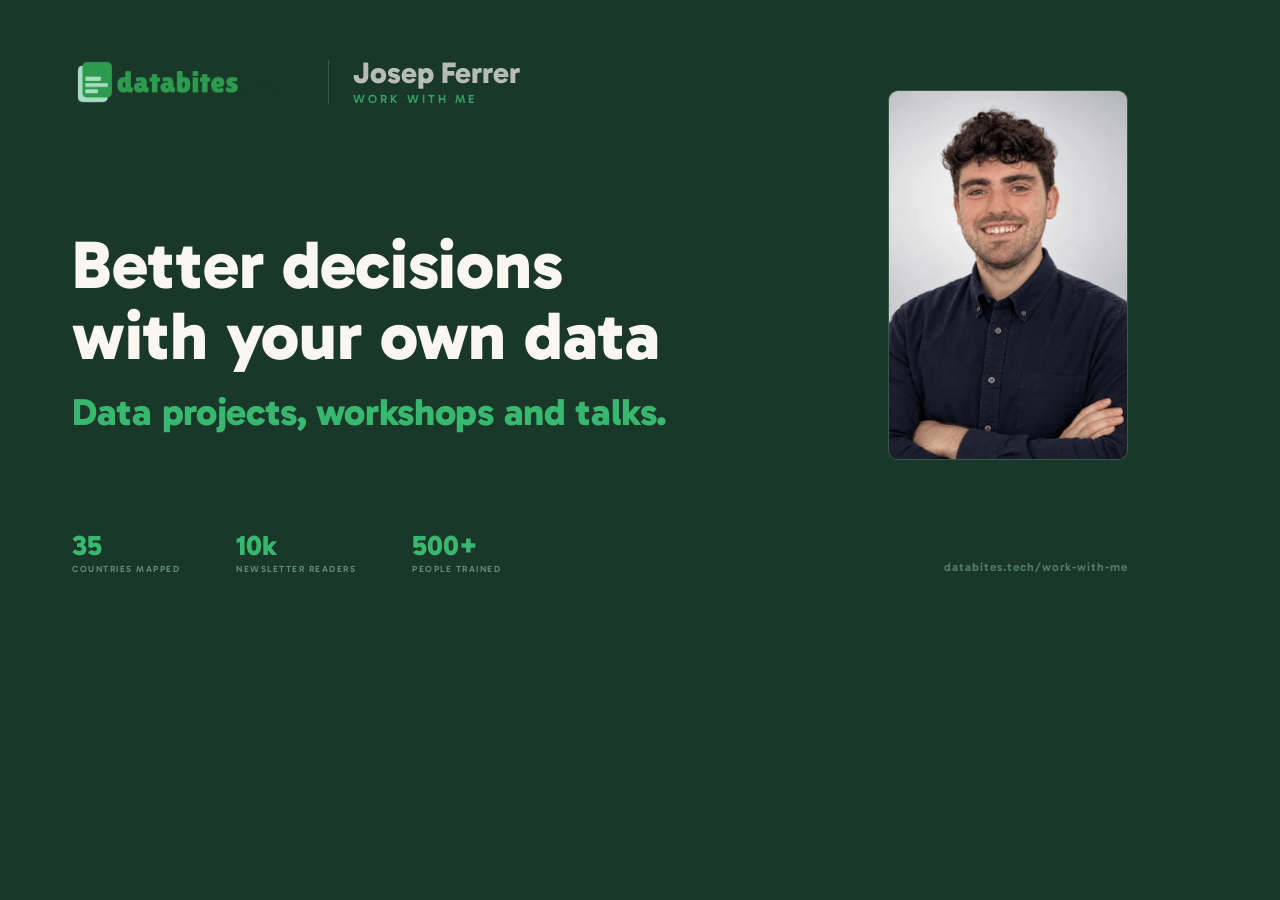
<file: og-work.html>
<!DOCTYPE html>
<html>
<head>
<meta charset="UTF-8">
<link rel="preconnect" href="https://fonts.googleapis.com">
<link rel="preconnect" href="https://fonts.gstatic.com" crossorigin>
<link href="https://fonts.googleapis.com/css2?family=Gabarito:wght@400..900&display=swap" rel="stylesheet">
<style>
* { margin: 0; padding: 0; box-sizing: border-box; }
html, body { width: 1200px; height: 630px; overflow: hidden; background: #1A3829; }
body { position: relative; padding: 56px 72px; display: flex; flex-direction: column; justify-content: space-between; }

.photo {
  position: absolute;
  top: 90px; right: 72px;
  width: 240px; height: 370px;
  border-radius: 10px;
  overflow: hidden;
  border: 1.5px solid rgba(168,221,196,0.2);
}
.photo img { width: 100%; height: 100%; object-fit: cover; object-position: center top; display: block; }

.top { display: flex; flex-direction: column; gap: 0; max-width: 820px; }
.mid { display: flex; flex-direction: column; max-width: 720px; }
.bottom { display: flex; align-items: flex-end; justify-content: space-between; max-width: 820px; }

/* Header row: logo + name/role */
.header-row { display: flex; align-items: center; gap: 24px; margin-bottom: 24px; }
.logo img { height: 52px; width: auto; display: block; flex-shrink: 0; }
.header-divider { width: 1px; height: 44px; background: rgba(168,221,196,0.2); flex-shrink: 0; }
.header-text { display: flex; flex-direction: column; gap: 4px; }
.name {
  font-family:'Gabarito',system-ui,sans-serif;font-weight:800;
  font-size: 30px; color: #FAF6F0; opacity: 0.7;
  letter-spacing: -0.1px; line-height: 1;
}
.role {
  font-family:'Gabarito',system-ui,sans-serif;font-weight:600;
  font-size: 12px; color: #38B86E; letter-spacing: 3px; opacity: 0.8;
}

.h1 {
  font-family:'Gabarito',system-ui,sans-serif;font-weight:800;
  font-size: 68px; line-height: 1.05; color: #FAF6F0;
  letter-spacing: -0.3px; margin-bottom: 20px;
}
.sub {
  font-family:'Gabarito',system-ui,sans-serif;font-weight:800;
  font-size: 38px; line-height: 1.1; color: #38B86E;
  letter-spacing: -0.3px;
}

.stats { display: flex; gap: 56px; }
.stat-num { font-family:'Gabarito',system-ui,sans-serif;font-weight:800; font-size: 28px; color: #38B86E; line-height: 1; }
.stat-label { font-family:'Gabarito',system-ui,sans-serif;font-weight:600; font-size: 9px; color: #A8DDC4; letter-spacing: 1.5px; opacity: 0.5; margin-top: 4px; }
.url {
  position: absolute;
  bottom: 56px; right: 72px;
  font-family:'Gabarito',system-ui,sans-serif;font-weight:600;
  font-size: 12px; color: #A8DDC4; letter-spacing: 1px; opacity: 0.4;
  width: 240px; text-align: right;
}
</style>
</head>
<body>

  <div class="photo">
    <img src="images/headshot.webp" alt="Josep Ferrer">
  </div>

  <div class="top">
    <div class="header-row">
      <div class="logo">
        <img src="images/databitestech_logo_letters.png" alt="databites.tech">
      </div>
      <div class="header-divider"></div>
      <div class="header-text">
        <div class="name">Josep Ferrer</div>
        <div class="role">WORK WITH ME</div>
      </div>
    </div>
  </div>

  <div class="mid">
    <div class="h1">Better decisions<br>with your own data</div>
    <div class="sub">Data projects, workshops and talks.</div>
  </div>

  <div class="bottom">
    <div class="stats">
      <div class="stat">
        <div class="stat-num">35</div>
        <div class="stat-label">COUNTRIES MAPPED</div>
      </div>
      <div class="stat">
        <div class="stat-num">10k</div>
        <div class="stat-label">NEWSLETTER READERS</div>
      </div>
      <div class="stat">
        <div class="stat-num">500+</div>
        <div class="stat-label">PEOPLE TRAINED</div>
      </div>
    </div>
  </div>

  <div class="url">databites.tech/work-with-me</div>

</body>
</html>
</file>
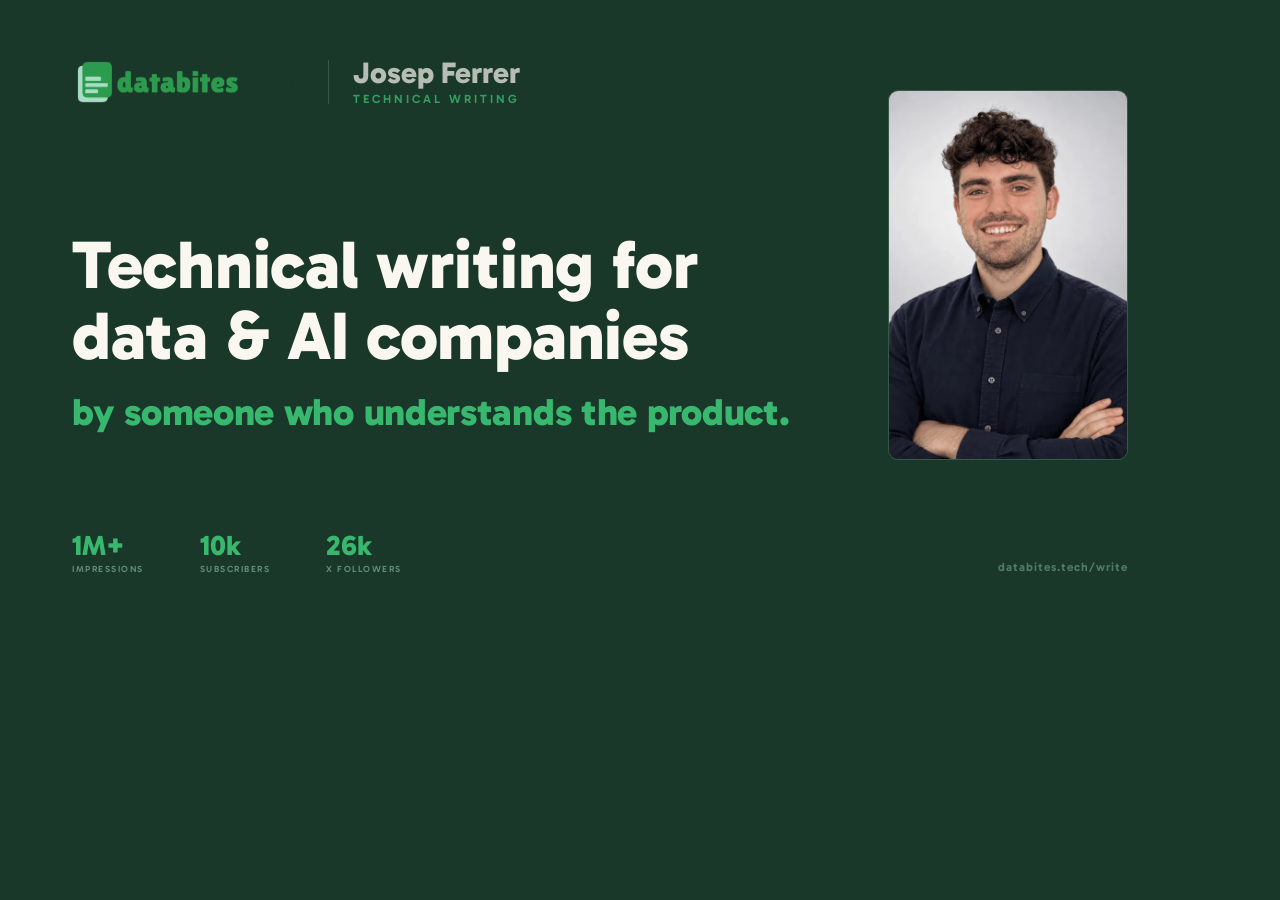
<file: og-write.html>
<!DOCTYPE html>
<html>
<head>
<meta charset="UTF-8">
<link rel="preconnect" href="https://fonts.googleapis.com">
<link rel="preconnect" href="https://fonts.gstatic.com" crossorigin>
<link href="https://fonts.googleapis.com/css2?family=Gabarito:wght@400..900&display=swap" rel="stylesheet">
<style>
* { margin: 0; padding: 0; box-sizing: border-box; }
html, body { width: 1200px; height: 630px; overflow: hidden; background: #1A3829; }
body { position: relative; padding: 56px 72px; display: flex; flex-direction: column; justify-content: space-between; }

.photo {
  position: absolute;
  top: 90px; right: 72px;
  width: 240px; height: 370px;
  border-radius: 10px;
  overflow: hidden;
  border: 1.5px solid rgba(168,221,196,0.2);
}
.photo img { width: 100%; height: 100%; object-fit: cover; object-position: center top; display: block; }

.top { display: flex; flex-direction: column; gap: 0; max-width: 820px; }
.mid { display: flex; flex-direction: column; max-width: 720px; }
.bottom { display: flex; align-items: flex-end; justify-content: space-between; max-width: 820px; }

/* Header row: logo + name/role */
.header-row { display: flex; align-items: center; gap: 24px; margin-bottom: 24px; }
.logo img { height: 52px; width: auto; display: block; flex-shrink: 0; }
.header-divider { width: 1px; height: 44px; background: rgba(168,221,196,0.2); flex-shrink: 0; }
.header-text { display: flex; flex-direction: column; gap: 4px; }
.name {
  font-family:'Gabarito',system-ui,sans-serif;font-weight:800;
  font-size: 30px; color: #FAF6F0; opacity: 0.7;
  letter-spacing: -0.1px; line-height: 1;
}
.role {
  font-family:'Gabarito',system-ui,sans-serif;font-weight:600;
  font-size: 12px; color: #38B86E; letter-spacing: 3px; opacity: 0.8;
}

.h1 {
  font-family:'Gabarito',system-ui,sans-serif;font-weight:800;
  font-size: 68px; line-height: 1.05; color: #FAF6F0;
  letter-spacing: -0.3px; margin-bottom: 20px;
}
.sub {
  font-family:'Gabarito',system-ui,sans-serif;font-weight:800;
  font-size: 38px; line-height: 1.1; color: #38B86E;
  letter-spacing: -0.3px;
}

.stats { display: flex; gap: 56px; }
.stat-num { font-family:'Gabarito',system-ui,sans-serif;font-weight:800; font-size: 28px; color: #38B86E; line-height: 1; }
.stat-label { font-family:'Gabarito',system-ui,sans-serif;font-weight:600; font-size: 9px; color: #A8DDC4; letter-spacing: 1.5px; opacity: 0.5; margin-top: 4px; }
.url {
  position: absolute;
  bottom: 56px; right: 72px;
  font-family:'Gabarito',system-ui,sans-serif;font-weight:600;
  font-size: 12px; color: #A8DDC4; letter-spacing: 1px; opacity: 0.4;
  width: 240px; text-align: right;
}
</style>
</head>
<body>

  <div class="photo">
    <img src="images/headshot.webp" alt="Josep Ferrer">
  </div>

  <div class="top">
    <div class="header-row">
      <div class="logo">
        <img src="images/databitestech_logo_letters.png" alt="databites.tech">
      </div>
      <div class="header-divider"></div>
      <div class="header-text">
        <div class="name">Josep Ferrer</div>
        <div class="role">TECHNICAL WRITING</div>
      </div>
    </div>
  </div>

  <div class="mid">
    <div class="h1">Technical writing for<br>data &amp; AI companies</div>
    <div class="sub">by someone who understands the product.</div>
  </div>

  <div class="bottom">
    <div class="stats">
      <div class="stat">
        <div class="stat-num">1M+</div>
        <div class="stat-label">IMPRESSIONS</div>
      </div>
      <div class="stat">
        <div class="stat-num">10k</div>
        <div class="stat-label">SUBSCRIBERS</div>
      </div>
      <div class="stat">
        <div class="stat-num">26k</div>
        <div class="stat-label">X FOLLOWERS</div>
      </div>
    </div>
  </div>

  <div class="url">databites.tech/write</div>

</body>
</html>
</file>
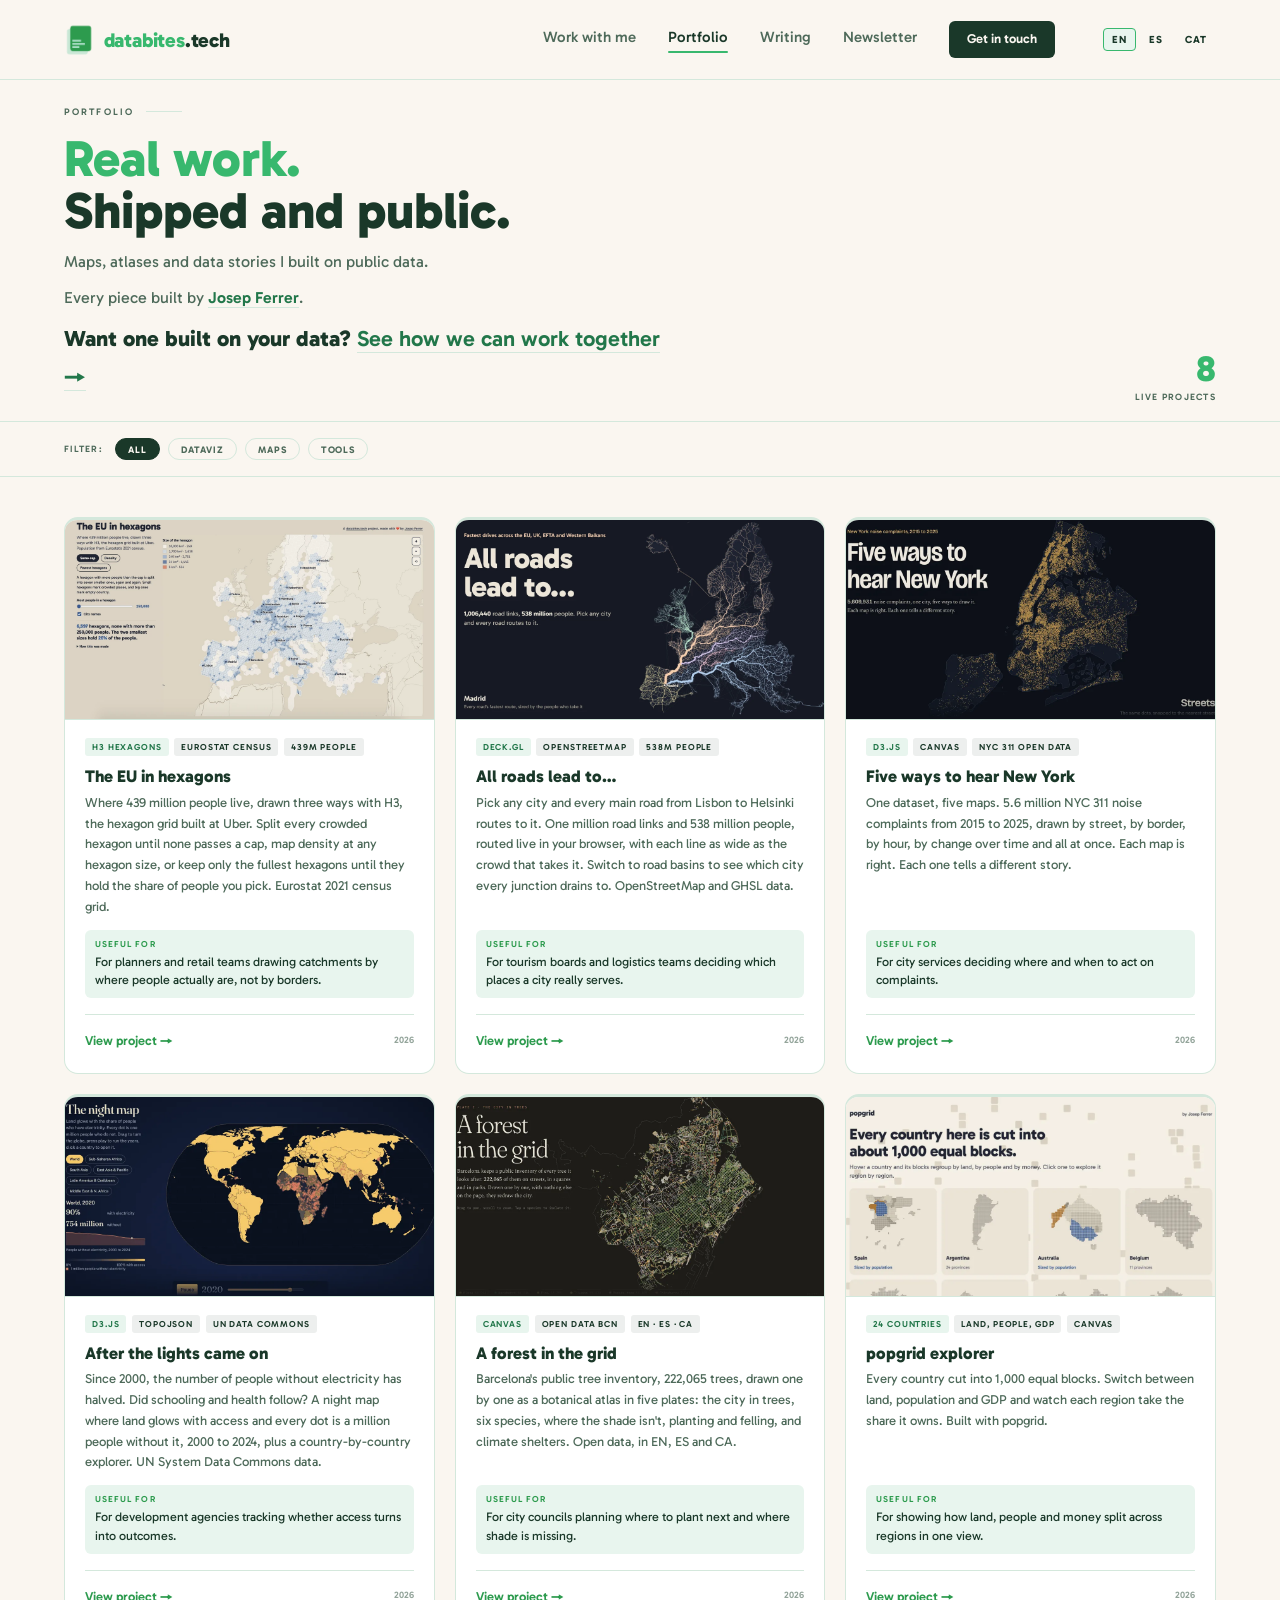
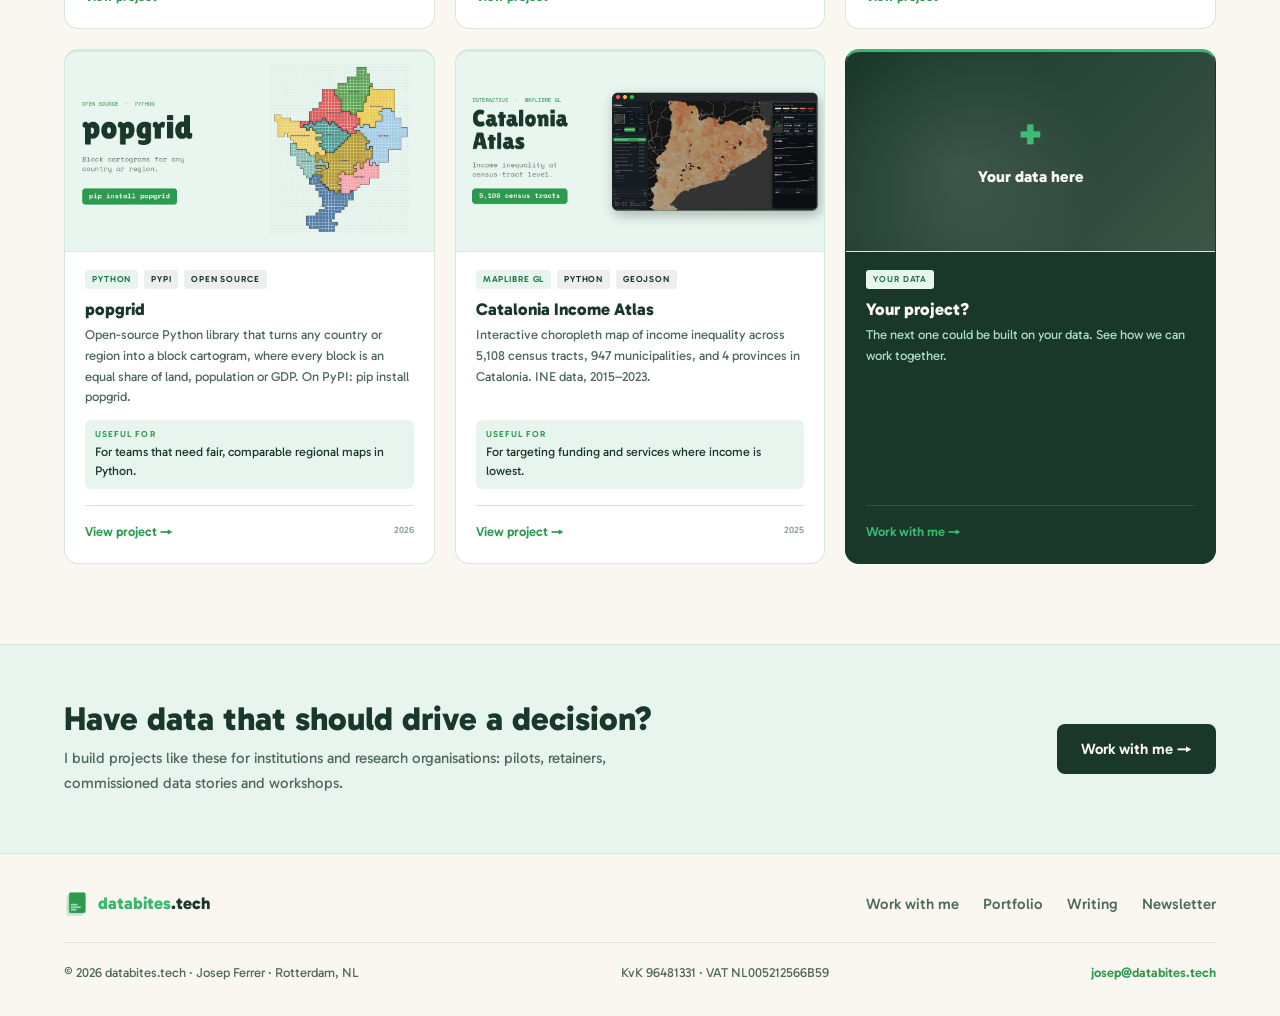
<file: projects.html>
<!DOCTYPE html>
<html lang="en">
<head>
<!-- Analytics: Umami (cookieless). Replace the website ID with the one from your Umami dashboard. -->
<script defer src="https://cloud.umami.is/script.js" data-website-id="04adaf17-975f-40ec-84b1-5efaadd914f6" data-domains="databites.tech,www.databites.tech"></script>
<meta charset="UTF-8">
<meta name="viewport" content="width=device-width, initial-scale=1.0">
<title>Data visualisation portfolio · Josep Ferrer</title>
<meta name="description" content="Maps, atlases and data stories by Josep Ferrer, built on public data. See what a project like this could do with your data.">
<meta property="og:title" content="Data visualisation portfolio · Josep Ferrer">
<meta property="og:description" content="Maps, atlases and data stories I built on public data.">
<meta property="og:url" content="https://databites.tech/projects">
<link rel="canonical" href="https://databites.tech/projects">
<meta property="og:image" content="https://databites.tech/images/og-work.png">
<meta name="twitter:card" content="summary_large_image">
<link rel="icon" href="/favicon.ico" sizes="48x48">
<link rel="icon" type="image/png" href="/images/icon-192.png" sizes="192x192">
<link rel="apple-touch-icon" href="/images/apple-touch-icon.png">
<link rel="preconnect" href="https://fonts.googleapis.com">
<link rel="preconnect" href="https://fonts.gstatic.com" crossorigin>
<link href="https://fonts.googleapis.com/css2?family=Gabarito:wght@400..900&display=swap" rel="stylesheet">
<style>
:root {
  --forest: #1A3829;
  --green: #2D9B4E;
  --bright: #38B86E;
  --mint: #A8DDC4;
  --mint-pale: #E8F5EE;
  --cream: #FAF6F0;
  --muted: #5E7D6A;
  --rule: #D4E8DC;
  --f-d: 'Gabarito', system-ui, sans-serif;
  --f-b: 'Gabarito', system-ui, sans-serif;
  --f-m: 'Gabarito', system-ui, sans-serif;
}
*, *::before, *::after { box-sizing: border-box; margin: 0; padding: 0; }
html { font-size: 16px; scroll-behavior: smooth; }
body { font-family: var(--f-b); background: var(--cream); color: var(--forest); -webkit-font-smoothing: antialiased; line-height: 1.6; }
a { color: inherit; text-decoration: none; }
img { display: block; max-width: 100%; }

/* ── NAV ── */
nav {
  position: sticky; top: 0; z-index: 100;
  background: var(--cream); border-bottom: 1px solid var(--rule);
  padding: 0 clamp(2rem, 5vw, 6rem);
  display: flex; align-items: center; justify-content: space-between;
  height: 80px;
}
.nav-logo { display: flex; align-items: center; gap: 0.625rem; text-decoration: none; }
.nav-logo-img { height: 52px; width: auto; display: block; }
.nav-slash { color: var(--rule); font-family: var(--f-m); font-weight: 600; font-size: 1rem; margin: 0 0.125rem; }
.nav-section { font-family: var(--f-m); font-weight: 600; font-size: 0.65rem; letter-spacing: 0.14em; text-transform: uppercase; color: var(--muted); }
.nav-links { display: flex; align-items: center; gap: 2rem; }
.nav-links a { font-size: 0.9375rem; font-weight: 500; color: var(--muted); transition: color .15s; position: relative; padding-bottom: 4px; }
.nav-links a::after { content: ''; position: absolute; bottom: 0; left: 0; width: 0; height: 2px; background: var(--bright); border-radius: 1px; transition: width .22s ease; }
.nav-links a:hover { color: var(--forest); }
.nav-links a:hover::after { width: 100%; }
.nav-back { font-family: var(--f-m); font-weight: 600; font-size: 0.6rem; letter-spacing: 0.1em; text-transform: uppercase; color: var(--muted); border: 1px solid var(--rule); padding: 0.375rem 0.75rem; border-radius: 6px; transition: border-color .15s, color .15s; }
.nav-back:hover { border-color: var(--mint); color: var(--forest); }
.nav-back::after { display: none !important; }

/* ── LANGUAGE SWITCHER ── */
.lang-switch { display: flex; align-items: center; gap: 0.25rem; margin-left: 1rem; }
.lang-btn {
  font-family: var(--f-m); font-weight: 600; font-size: 0.6rem; font-weight: 700;
  letter-spacing: 0.1em; text-transform: uppercase;
  padding: 0.25rem 0.5rem; border-radius: 4px;
  border: 1px solid transparent; cursor: pointer;
  color: var(--muted); background: transparent;
  transition: all .15s;
}
.lang-btn:hover { color: var(--forest); border-color: var(--rule); }
.lang-btn.active { color: var(--bright); border-color: var(--bright); background: var(--mint-pale); }

/* ── HERO ── */
.hero {
  padding: 1.5rem clamp(2rem, 5vw, 6rem) 1rem;
  border-bottom: 1px solid var(--rule);
  display: flex; align-items: flex-end; justify-content: space-between;
  gap: 2rem; flex-wrap: wrap;
}
.hero-left { max-width: 620px; }
.section-label { font-family: var(--f-m); font-weight: 600; font-size: 0.6rem; letter-spacing: 0.22em; text-transform: uppercase; color: var(--muted); margin-bottom: 0.875rem; display: flex; align-items: center; gap: 0.75rem; }
.section-label::after { content: ''; width: 36px; height: 1px; background: var(--rule); }
.hero-title { font-family: var(--f-d); font-weight: 800; font-size: clamp(2.25rem, 4vw, 3.75rem); line-height: 1.0; color: var(--forest); margin-bottom: 0.75rem; }
.hero-title span[data-i18n="hero.h1"] { color: var(--bright); }
.hero-title span[data-i18n="hero.h2"] { color: var(--forest); }
.hero-sub { font-size: 1rem; color: var(--muted); line-height: 1.75; margin-bottom: 0.5rem; }
.hero-stats { display: flex; gap: 2rem; flex-shrink: 0; }
.stat-item { text-align: right; }
.stat-num { font-family: var(--f-d); font-weight: 800; font-size: 2.25rem; color: var(--forest); line-height: 1; }
.stat-num span { color: var(--bright); }
.stat-label { font-family: var(--f-m); font-weight: 600; font-size: 0.58rem; letter-spacing: 0.14em; text-transform: uppercase; color: var(--muted); margin-top: 0.2rem; }
.hero-sub-cta { font-family: var(--f-d); font-weight: 800; font-size: 1.375rem; color: var(--forest); max-width: 620px; }
.hero-link { color: var(--green); font-weight: 600; border-bottom: 1px solid var(--rule); transition: border-color .15s; }
.hero-link:hover { border-color: var(--green); }

/* ── FILTER BAR ── */
.filters {
  padding: 1rem clamp(2rem, 5vw, 6rem);
  border-bottom: 1px solid var(--rule);
  display: flex; align-items: center; gap: 0.5rem; flex-wrap: wrap;
}
.filter-label { font-family: var(--f-m); font-weight: 600; font-size: 0.58rem; letter-spacing: 0.14em; text-transform: uppercase; color: var(--muted); margin-right: 0.25rem; }
.filter-btn {
  font-family: var(--f-m); font-weight: 600; font-size: 0.6rem; font-weight: 700;
  letter-spacing: 0.1em; text-transform: uppercase;
  padding: 0.3rem 0.75rem; border-radius: 20px;
  border: 1px solid var(--rule); cursor: pointer;
  color: var(--muted); background: transparent;
  transition: all .15s;
}
.filter-btn:hover { border-color: var(--mint); color: var(--forest); }
.filter-btn.active { background: var(--forest); color: var(--cream); border-color: var(--forest); }

/* ── GRID ── */
.projects-wrap { padding: 2.5rem clamp(2rem, 5vw, 6rem) 5rem; }
.projects-grid { display: grid; grid-template-columns: repeat(3, 1fr); gap: 1.25rem; }

/* ── PROJECT CARD ── */
.project-card {
  background: white; border-radius: 14px;
  border: 1px solid var(--rule); border-top: 3px solid var(--rule);
  overflow: hidden; transition: transform .2s, box-shadow .2s, border-top-color .2s;
  display: flex; flex-direction: column;
}
.project-card:hover { transform: translateY(-3px); box-shadow: 0 8px 28px rgba(26,56,41,0.08); border-top-color: var(--bright); }
.project-card a { display: contents; }
.card-preview {
  height: 200px; position: relative; overflow: hidden;
  border-bottom: 1px solid var(--rule); cursor: pointer;
  background: linear-gradient(135deg, var(--mint-pale) 0%, var(--cream) 100%);
  aspect-ratio: 16/9;
}
.card-preview img { width: 100%; height: 100%; object-fit: cover; display: block; transition: transform .3s; }
.card-preview-placeholder { width: 100%; height: 100%; display: flex; flex-direction: column; align-items: center; justify-content: center; gap: 0.625rem; position: relative; }
.card-preview-placeholder.forest-bg { background: linear-gradient(135deg, var(--forest) 0%, rgba(26,56,41,0.85) 100%); }
.card-preview-placeholder.pale-bg { background: linear-gradient(135deg, var(--mint-pale) 0%, rgba(232,245,238,0.6) 100%); }
.card-preview-placeholder::after { content: ''; position: absolute; inset: 0; background: radial-gradient(circle at 30% 60%, rgba(255,255,255,0.1) 0%, transparent 50%); pointer-events: none; }
.card-body { padding: 1.125rem 1.25rem 1.25rem; flex: 1; display: flex; flex-direction: column; }
.card-tags { display: flex; gap: 0.35rem; flex-wrap: wrap; margin-bottom: 0.625rem; }
.card-tag { font-family: var(--f-m); font-weight: 600; font-size: 0.55rem; letter-spacing: 0.1em; text-transform: uppercase; padding: 2px 7px; border-radius: 3px; }
.card-tag.green { background: var(--mint-pale); color: var(--green); }
.card-tag.forest { background: rgba(26,56,41,0.08); color: var(--forest); }
.card-tag.muted { background: var(--mint-pale); color: var(--muted); }
.card-title { font-family: var(--f-d); font-weight: 800; font-size: 1.0625rem; color: var(--forest); margin-bottom: 0.375rem; line-height: 1.2; }
.card-desc { font-size: 0.8125rem; color: var(--muted); line-height: 1.6; flex: 1; }
.card-footer { margin-top: 1rem; padding-top: 0.75rem; border-top: 1px solid var(--rule); display: flex; align-items: center; justify-content: space-between; }
.card-link { font-size: 0.8125rem; font-weight: 600; color: var(--green); display: flex; align-items: center; gap: 0.25rem; transition: color .15s; }
.card-link:hover { color: var(--forest); }
.card-meta { font-family: var(--f-m); font-weight: 600; font-size: 0.58rem; color: var(--muted); opacity: 0.6; }

.card-use { font-size: 0.78rem; color: var(--forest); line-height: 1.5; margin-top: 0.75rem; padding: 0.5rem 0.625rem; background: var(--mint-pale); border-radius: 6px; }
.card-use b { font-family: var(--f-m); font-weight: 600; font-size: 0.55rem; letter-spacing: 0.12em; text-transform: uppercase; color: var(--green); display: block; margin-bottom: 0.125rem; }
.project-card.cta-card { background: var(--forest); border-color: var(--forest); border-top-color: var(--bright); }
.project-card.cta-card .card-title { color: var(--cream); }
.project-card.cta-card .card-desc { color: var(--mint); }
.project-card.cta-card .card-link { color: var(--bright); }
.project-card.cta-card .card-footer { border-top-color: rgba(255,255,255,0.12); }
.nav-work { background: var(--forest); color: var(--cream) !important; font-size: 0.8125rem !important; font-weight: 600 !important; padding: 0.45rem 1rem; border-radius: 6px; white-space: nowrap; }
.nav-work::after { display: none !important; }
.nav-work:hover { background: var(--green); }

/* ── CTA BAND ── */
.cta-band { background: var(--mint-pale); border-top: 1px solid var(--rule); padding: 3.5rem clamp(1.25rem, 5vw, 6rem); }
.cta-band-inner { display: flex; align-items: center; justify-content: space-between; gap: 2rem; flex-wrap: wrap; }
.cta-band h2 { font-family: var(--f-d); font-weight: 800; font-size: clamp(1.5rem, 2.6vw, 2.25rem); line-height: 1.1; color: var(--forest); max-width: 640px; }
.cta-band p { font-size: 0.9375rem; color: var(--muted); line-height: 1.7; margin-top: 0.5rem; max-width: 600px; }
.cta-btn { display: inline-flex; align-items: center; gap: 0.375rem; background: var(--forest); color: var(--cream); font-weight: 600; font-size: 0.9375rem; padding: 0.8rem 1.5rem; border-radius: 8px; transition: background .15s; white-space: nowrap; }
.cta-btn:hover { background: var(--green); }

/* ── EMPTY STATE ── */
.empty-state { grid-column: 1/-1; text-align: center; padding: 4rem 2rem; color: var(--muted); }
.empty-state p { font-size: 0.9375rem; }

/* ── FOOTER ── */
footer {
  background: var(--forest); padding: 2rem clamp(2rem, 5vw, 6rem);
  display: flex; align-items: center; justify-content: space-between; flex-wrap: wrap; gap: 1rem;
}
.footer-logo img { height: 42px; width: auto; display: block; opacity: 0.85; }
.footer-right { font-family: var(--f-m); font-weight: 600; font-size: 0.58rem; letter-spacing: 0.1em; color: var(--mint); opacity: 0.6; }

/* ── RESPONSIVE ── */
@media (max-width: 1100px) { .projects-grid { grid-template-columns: repeat(2, 1fr); } }
@media (max-width: 700px) {
  .hero { flex-direction: column; align-items: flex-start; }
  .hero-stats { flex-direction: row; }
  .stat-item { text-align: left; }
  .projects-grid { grid-template-columns: 1fr; }
}
</style>
<link rel="stylesheet" href="/site.css">

<script type="application/ld+json">{"@context":"https://schema.org","@graph":[{"@type":"Person","@id":"https://databites.tech/#josep","name":"Josep Ferrer","url":"https://databites.tech","image":"https://databites.tech/images/headshot.webp","jobTitle":"Freelance data scientist","email":"mailto:josep@databites.tech","description":"Data scientist based in Rotterdam. Builds maps, analyses and GenAI tools for organisations, teaches data visualisation and GenAI, and writes technical content for data and AI companies.","address":{"@type":"PostalAddress","addressLocality":"Rotterdam","addressCountry":"NL"},"knowsAbout":["Data visualisation","Maps and geospatial analysis","Data storytelling","Python","Generative AI and LLMs","Machine learning","Technical writing"],"knowsLanguage":["en","es","ca"],"alumniOf":[{"@type":"CollegeOrUniversity","name":"Universitat Politècnica de Catalunya"},{"@type":"CollegeOrUniversity","name":"Universitat Pompeu Fabra"}],"sameAs":["https://www.linkedin.com/in/iamjosepferrer","https://x.com/iamjosepferrer","https://github.com/iamjosepferrer","https://substack.com/@iamjosepferrer","https://reads.databites.tech","https://orcid.org/0009-0004-5165-0350"]},{"@type":"WebSite","@id":"https://databites.tech/#website","name":"databites.tech","url":"https://databites.tech","inLanguage":["en","es","ca"],"publisher":{"@id":"https://databites.tech/#josep"}},{"@type":"ItemList","name":"Data visualisation portfolio by Josep Ferrer","itemListElement":[{"@type":"ListItem","position":1,"item":{"@type":"CreativeWork","name":"Five ways to hear New York","url":"https://five-ways-nyc.databites.tech/","dateCreated":"2026","description":"One dataset, five maps. 5.6 million NYC 311 noise complaints from 2015 to 2025, drawn by street, by border, by hour, by change over time and all at once. Each map is right. Each one tells a different story.","image":"https://databites.tech/images/projects-headers/five-ways-nyc.webp","creator":{"@id":"https://databites.tech/#josep"}}},{"@type":"ListItem","position":2,"item":{"@type":"CreativeWork","name":"After the lights came on","url":"https://after-the-lights.databites.tech/","dateCreated":"2026","description":"Since 2000, the number of people without electricity has halved. Did schooling and health follow? A night map where land glows with access and every dot is a million people without it, 2000 to 2024, plus a country-by-country explorer. UN System Data Commons data.","image":"https://databites.tech/images/projects-headers/after-the-lights.webp","creator":{"@id":"https://databites.tech/#josep"}}},{"@type":"ListItem","position":3,"item":{"@type":"CreativeWork","name":"A forest in the grid","url":"https://forest-in-the-grid.databites.tech/","dateCreated":"2026","description":"Barcelona's public tree inventory, 222,065 trees, drawn one by one as a botanical atlas in five plates: the city in trees, six species, where the shade isn't, planting and felling, and climate shelters. Open data, in EN, ES and CA.","image":"https://databites.tech/images/projects-headers/forest-in-the-grid.webp","creator":{"@id":"https://databites.tech/#josep"}}},{"@type":"ListItem","position":4,"item":{"@type":"CreativeWork","name":"popgrid explorer","url":"https://popgrid.databites.tech/","dateCreated":"2026","description":"Every country cut into 1,000 equal blocks. Switch between land, population and GDP and watch each region take the share it owns. Built with popgrid.","image":"https://databites.tech/images/projects-headers/popgrid-explorer.webp","creator":{"@id":"https://databites.tech/#josep"}}},{"@type":"ListItem","position":5,"item":{"@type":"CreativeWork","name":"popgrid","url":"https://github.com/databites-tech/popgrid","dateCreated":"2026","description":"Open-source Python library that turns any country or region into a block cartogram, where every block is an equal share of land, population or GDP. On PyPI: pip install popgrid.","image":"https://databites.tech/images/projects-headers/popgrid.webp","creator":{"@id":"https://databites.tech/#josep"}}},{"@type":"ListItem","position":6,"item":{"@type":"CreativeWork","name":"Catalonia Income Atlas","url":"https://catalonia-atlas.databites.tech/","dateCreated":"2025","description":"Interactive choropleth map of income inequality across 5,108 census tracts, 947 municipalities, and 4 provinces in Catalonia. INE data, 2015–2023.","image":"https://databites.tech/images/projects-headers/catalonia-atlas.webp","creator":{"@id":"https://databites.tech/#josep"}}}]}]}</script>
</head>
<body>

<nav>
  <a href="/" class="nav-logo" aria-label="databites.tech home" style="display:flex;align-items:center;gap:0.625rem;">
    <img src="/images/databitestech_logo.png" alt="" width="30" height="34" style="height:34px;width:auto;">
    <span class="nav-word" style="font-family:'Gabarito',system-ui,sans-serif;font-weight:800;font-size:1.25rem;line-height:1;letter-spacing:-0.01em;"><span style="color:#38B86E;">databites</span><span style="color:#1A3829;">.tech</span></span>
  </a>
  <div class="nav-links">
    <div class="nav-menu" id="nav-menu">
      <a href="/work-with-me" data-nav="work">Work with me</a>
      <a href="/projects" data-nav="portfolio" class="active">Portfolio</a>
      <a href="/write" data-nav="writing">Writing</a>
      <a href="https://reads.databites.tech" data-nav="newsletter" target="_blank" rel="noopener" data-umami-event="newsletter-click" data-umami-event-location="nav">Newsletter</a>
    </div>
    <a href="/work-with-me#contact" class="nav-cta" data-umami-event="contact-click" data-umami-event-location="nav" data-nav="contact">Get in touch</a>
    <div class="lang-switch">
      <button class="lang-btn active" onclick="setLang('en')">EN</button>
      <button class="lang-btn" onclick="setLang('es')">ES</button>
      <button class="lang-btn" onclick="setLang('ca')">CAT</button>
    </div>
    <button class="nav-toggle" type="button" aria-label="Menu" aria-expanded="false" aria-controls="nav-menu"><span></span><span></span><span></span></button>
  </div>
</nav>

<div class="hero">
  <div class="hero-left">
    <div class="section-label" data-i18n="hero.label">Portfolio</div>
    <h1 class="hero-title">
      <span data-i18n="hero.h1">Real work.</span><br>
      <span data-i18n="hero.h2">Shipped and public.</span>
    </h1>
    <p class="hero-sub" data-i18n="hero.sub1">Maps, atlases and data stories I built on public data.</p>
    <p class="hero-sub" data-i18n="hero.sub2">Every piece built by <a href="https://linkedin.com/in/iamjosepferrer" target="_blank" rel="noopener" class="hero-link">Josep Ferrer</a>.</p>
    <p class="hero-sub hero-sub-cta" data-i18n="hero.cta">Want one built on your data? <a href="/work-with-me" class="hero-link" data-umami-event="work-with-me-click" data-umami-event-location="projects-hero">See how we can work together →</a></p>
  </div>
  <div class="hero-stats" id="hero-stats">
    <div class="stat-item">
      <div class="stat-num" id="stat-live"><span>6</span></div>
      <div class="stat-label" data-i18n="stats.live">Live projects</div>
    </div>
  </div>
</div>

<div class="filters">
  <span class="filter-label" data-i18n="filter.label">Filter:</span>
  <button class="filter-btn active" onclick="filterProjects('all')" data-i18n="filter.all">All</button>
  <button class="filter-btn" onclick="filterProjects('DataViz')">DataViz</button>
  <button class="filter-btn" onclick="filterProjects('Maps')" data-i18n="filter.maps">Maps</button>
  <button class="filter-btn" onclick="filterProjects('Tools')" data-i18n="filter.tools">Tools</button>
</div>

<div class="projects-wrap">
  <div class="projects-grid" id="projects-grid"><div class="project-card" data-tags="DataViz,Maps" data-live="true" onclick="if(window.umami){umami.track('project-click',{project:'five-ways-nyc'})};window.open('https://five-ways-nyc.databites.tech/','_blank')" style="cursor:pointer">
      <div class="card-preview" style=""><img src="/images/projects-headers/five-ways-nyc.webp" alt="Five ways to hear New York" onerror="this.style.display='none';this.nextElementSibling.style.display='flex'">
       <div class="card-preview-placeholder forest-bg" style="display:none;position:absolute;inset:0;"><svg width="40" height="40" viewBox="0 0 24 24" fill="none" stroke="#A8DDC4" stroke-width="1.2" stroke-linecap="round" stroke-linejoin="round"><circle cx="12" cy="10" r="3"></circle><path d="M12 2C8.13 2 5 5.13 5 9c0 5.25 7 13 7 13s7-7.75 7-13c0-3.87-3.13-7-7-7z"></path></svg>
    <span style="font-family:var(--f-d);font-weight:800;font-size:0.875rem;color:var(--cream);text-align:center;line-height:1.3;padding:0 1rem;margin-top:0.5rem;">Live</span>
    <span style="font-family:var(--f-m);font-weight:600;font-size:0.5rem;letter-spacing:0.14em;text-transform:uppercase;color:var(--mint);opacity:0.6;">databites.tech/projects</span></div></div>
      <div class="card-body">
        <div class="card-tags"><span class="card-tag green">D3.js</span><span class="card-tag forest">Canvas</span><span class="card-tag forest">NYC 311 open data</span></div>
        <div class="card-title">Five ways to hear New York</div>
        <div class="card-desc">One dataset, five maps. 5.6 million NYC 311 noise complaints from 2015 to 2025, drawn by street, by border, by hour, by change over time and all at once. Each map is right. Each one tells a different story.</div>
        <div class="card-use"><b>Useful for</b>For city services deciding where and when to act on complaints.</div>
        <div class="card-footer">
         <a href="https://five-ways-nyc.databites.tech/" class="card-link">View project →</a>
         <span class="card-meta">2026</span>
       </div>
      </div>
    </div>
    <div class="project-card" data-tags="DataViz,Maps" data-live="true" onclick="if(window.umami){umami.track('project-click',{project:'after-the-lights'})};window.open('https://after-the-lights.databites.tech/','_blank')" style="cursor:pointer">
      <div class="card-preview" style=""><img src="/images/projects-headers/after-the-lights.webp" alt="After the lights came on" onerror="this.style.display='none';this.nextElementSibling.style.display='flex'">
       <div class="card-preview-placeholder forest-bg" style="display:none;position:absolute;inset:0;"><svg width="40" height="40" viewBox="0 0 24 24" fill="none" stroke="#A8DDC4" stroke-width="1.2" stroke-linecap="round" stroke-linejoin="round"><circle cx="12" cy="10" r="3"></circle><path d="M12 2C8.13 2 5 5.13 5 9c0 5.25 7 13 7 13s7-7.75 7-13c0-3.87-3.13-7-7-7z"></path></svg>
    <span style="font-family:var(--f-d);font-weight:800;font-size:0.875rem;color:var(--cream);text-align:center;line-height:1.3;padding:0 1rem;margin-top:0.5rem;">Live</span>
    <span style="font-family:var(--f-m);font-weight:600;font-size:0.5rem;letter-spacing:0.14em;text-transform:uppercase;color:var(--mint);opacity:0.6;">databites.tech/projects</span></div></div>
      <div class="card-body">
        <div class="card-tags"><span class="card-tag green">D3.js</span><span class="card-tag forest">TopoJSON</span><span class="card-tag forest">UN Data Commons</span></div>
        <div class="card-title">After the lights came on</div>
        <div class="card-desc">Since 2000, the number of people without electricity has halved. Did schooling and health follow? A night map where land glows with access and every dot is a million people without it, 2000 to 2024, plus a country-by-country explorer. UN System Data Commons data.</div>
        <div class="card-use"><b>Useful for</b>For development agencies tracking whether access turns into outcomes.</div>
        <div class="card-footer">
         <a href="https://after-the-lights.databites.tech/" class="card-link">View project →</a>
         <span class="card-meta">2026</span>
       </div>
      </div>
    </div>
    <div class="project-card" data-tags="DataViz,Maps" data-live="true" onclick="if(window.umami){umami.track('project-click',{project:'forest-in-the-grid'})};window.open('https://forest-in-the-grid.databites.tech/','_blank')" style="cursor:pointer">
      <div class="card-preview" style=""><img src="/images/projects-headers/forest-in-the-grid.webp" alt="A forest in the grid" onerror="this.style.display='none';this.nextElementSibling.style.display='flex'">
       <div class="card-preview-placeholder forest-bg" style="display:none;position:absolute;inset:0;"><svg width="40" height="40" viewBox="0 0 24 24" fill="none" stroke="#A8DDC4" stroke-width="1.2" stroke-linecap="round" stroke-linejoin="round"><circle cx="12" cy="10" r="3"></circle><path d="M12 2C8.13 2 5 5.13 5 9c0 5.25 7 13 7 13s7-7.75 7-13c0-3.87-3.13-7-7-7z"></path></svg>
    <span style="font-family:var(--f-d);font-weight:800;font-size:0.875rem;color:var(--cream);text-align:center;line-height:1.3;padding:0 1rem;margin-top:0.5rem;">Live</span>
    <span style="font-family:var(--f-m);font-weight:600;font-size:0.5rem;letter-spacing:0.14em;text-transform:uppercase;color:var(--mint);opacity:0.6;">databites.tech/projects</span></div></div>
      <div class="card-body">
        <div class="card-tags"><span class="card-tag green">Canvas</span><span class="card-tag forest">Open Data BCN</span><span class="card-tag forest">EN · ES · CA</span></div>
        <div class="card-title">A forest in the grid</div>
        <div class="card-desc">Barcelona's public tree inventory, 222,065 trees, drawn one by one as a botanical atlas in five plates: the city in trees, six species, where the shade isn't, planting and felling, and climate shelters. Open data, in EN, ES and CA.</div>
        <div class="card-use"><b>Useful for</b>For city councils planning where to plant next and where shade is missing.</div>
        <div class="card-footer">
         <a href="https://forest-in-the-grid.databites.tech/" class="card-link">View project →</a>
         <span class="card-meta">2026</span>
       </div>
      </div>
    </div>
    <div class="project-card" data-tags="DataViz,Maps,Interactive" data-live="true" onclick="if(window.umami){umami.track('project-click',{project:'popgrid-explorer'})};window.open('https://popgrid.databites.tech/','_blank')" style="cursor:pointer">
      <div class="card-preview" style=""><img src="/images/projects-headers/popgrid-explorer.webp" alt="popgrid explorer" onerror="this.style.display='none';this.nextElementSibling.style.display='flex'">
       <div class="card-preview-placeholder forest-bg" style="display:none;position:absolute;inset:0;"><svg width="40" height="40" viewBox="0 0 24 24" fill="none" stroke="#A8DDC4" stroke-width="1.2" stroke-linecap="round" stroke-linejoin="round"><circle cx="12" cy="10" r="3"></circle><path d="M12 2C8.13 2 5 5.13 5 9c0 5.25 7 13 7 13s7-7.75 7-13c0-3.87-3.13-7-7-7z"></path></svg>
    <span style="font-family:var(--f-d);font-weight:800;font-size:0.875rem;color:var(--cream);text-align:center;line-height:1.3;padding:0 1rem;margin-top:0.5rem;">Live</span>
    <span style="font-family:var(--f-m);font-weight:600;font-size:0.5rem;letter-spacing:0.14em;text-transform:uppercase;color:var(--mint);opacity:0.6;">databites.tech/projects</span></div></div>
      <div class="card-body">
        <div class="card-tags"><span class="card-tag green">24 countries</span><span class="card-tag forest">Land, people, GDP</span><span class="card-tag forest">Canvas</span></div>
        <div class="card-title">popgrid explorer</div>
        <div class="card-desc">Every country cut into 1,000 equal blocks. Switch between land, population and GDP and watch each region take the share it owns. Built with popgrid.</div>
        <div class="card-use"><b>Useful for</b>For showing how land, people and money split across regions in one view.</div>
        <div class="card-footer">
         <a href="https://popgrid.databites.tech/" class="card-link">View project →</a>
         <span class="card-meta">2026</span>
       </div>
      </div>
    </div>
    <div class="project-card" data-tags="DataViz,Maps,Tools" data-live="true" onclick="if(window.umami){umami.track('project-click',{project:'popgrid'})};window.open('https://github.com/databites-tech/popgrid','_blank')" style="cursor:pointer">
      <div class="card-preview" style=""><img src="/images/projects-headers/popgrid.webp" alt="popgrid" onerror="this.style.display='none';this.nextElementSibling.style.display='flex'">
       <div class="card-preview-placeholder forest-bg" style="display:none;position:absolute;inset:0;"><svg width="40" height="40" viewBox="0 0 24 24" fill="none" stroke="#A8DDC4" stroke-width="1.2" stroke-linecap="round" stroke-linejoin="round"><circle cx="12" cy="10" r="3"></circle><path d="M12 2C8.13 2 5 5.13 5 9c0 5.25 7 13 7 13s7-7.75 7-13c0-3.87-3.13-7-7-7z"></path></svg>
    <span style="font-family:var(--f-d);font-weight:800;font-size:0.875rem;color:var(--cream);text-align:center;line-height:1.3;padding:0 1rem;margin-top:0.5rem;">Live</span>
    <span style="font-family:var(--f-m);font-weight:600;font-size:0.5rem;letter-spacing:0.14em;text-transform:uppercase;color:var(--mint);opacity:0.6;">databites.tech/projects</span></div></div>
      <div class="card-body">
        <div class="card-tags"><span class="card-tag green">Python</span><span class="card-tag forest">PyPI</span><span class="card-tag forest">Open source</span></div>
        <div class="card-title">popgrid</div>
        <div class="card-desc">Open-source Python library that turns any country or region into a block cartogram, where every block is an equal share of land, population or GDP. On PyPI: pip install popgrid.</div>
        <div class="card-use"><b>Useful for</b>For teams that need fair, comparable regional maps in Python.</div>
        <div class="card-footer">
         <a href="https://github.com/databites-tech/popgrid" class="card-link">View project →</a>
         <span class="card-meta">2026</span>
       </div>
      </div>
    </div>
    <div class="project-card" data-tags="DataViz,Maps" data-live="true" onclick="if(window.umami){umami.track('project-click',{project:'catalonia-atlas'})};window.open('https://catalonia-atlas.databites.tech/','_blank')" style="cursor:pointer">
      <div class="card-preview" style=""><img src="/images/projects-headers/catalonia-atlas.webp" alt="Catalonia Income Atlas" onerror="this.style.display='none';this.nextElementSibling.style.display='flex'">
       <div class="card-preview-placeholder forest-bg" style="display:none;position:absolute;inset:0;"><svg width="40" height="40" viewBox="0 0 24 24" fill="none" stroke="#A8DDC4" stroke-width="1.2" stroke-linecap="round" stroke-linejoin="round"><circle cx="12" cy="10" r="3"></circle><path d="M12 2C8.13 2 5 5.13 5 9c0 5.25 7 13 7 13s7-7.75 7-13c0-3.87-3.13-7-7-7z"></path></svg>
    <span style="font-family:var(--f-d);font-weight:800;font-size:0.875rem;color:var(--cream);text-align:center;line-height:1.3;padding:0 1rem;margin-top:0.5rem;">Live</span>
    <span style="font-family:var(--f-m);font-weight:600;font-size:0.5rem;letter-spacing:0.14em;text-transform:uppercase;color:var(--mint);opacity:0.6;">databites.tech/projects</span></div></div>
      <div class="card-body">
        <div class="card-tags"><span class="card-tag green">MapLibre GL</span><span class="card-tag forest">Python</span><span class="card-tag forest">GeoJSON</span></div>
        <div class="card-title">Catalonia Income Atlas</div>
        <div class="card-desc">Interactive choropleth map of income inequality across 5,108 census tracts, 947 municipalities, and 4 provinces in Catalonia. INE data, 2015–2023.</div>
        <div class="card-use"><b>Useful for</b>For targeting funding and services where income is lowest.</div>
        <div class="card-footer">
         <a href="https://catalonia-atlas.databites.tech/" class="card-link">View project →</a>
         <span class="card-meta">2025</span>
       </div>
      </div>
    </div>
    <div class="project-card cta-card" data-tags="DataViz" data-live="false" onclick="if(window.umami){umami.track('work-with-me-click',{project:'next-project'})};window.open('https://databites.tech/work-with-me','_self')" style="cursor:pointer">
      <div class="card-preview" style=""><div class="card-preview-placeholder forest-bg" style="width:100%;height:100%;">
         <span style="font-family:var(--f-d);font-weight:800;font-size:2.5rem;color:var(--bright);line-height:1;">+</span>
         <span style="font-family:var(--f-d);font-weight:800;font-size:1rem;color:var(--cream);text-align:center;padding:0 1rem;">Your data here</span>
       </div></div>
      <div class="card-body">
        <div class="card-tags"><span class="card-tag green">Your data</span></div>
        <div class="card-title">Your project?</div>
        <div class="card-desc">The next one could be built on your data. See how we can work together.</div>
        
        <div class="card-footer"><a href="https://databites.tech/work-with-me" class="card-link">Work with me →</a></div>
      </div>
    </div></div>
</div>

<section class="cta-band">
  <div class="cta-band-inner">
    <div>
      <h2 data-i18n="band.title">Have data that should drive a decision?</h2>
      <p data-i18n="band.desc">I build projects like these for institutions and research organisations: pilots, retainers, commissioned data stories and workshops.</p>
    </div>
    <a href="/work-with-me" class="cta-btn" data-umami-event="work-with-me-click" data-umami-event-location="projects-band" data-i18n="band.cta">Work with me →</a>
  </div>
</section>

<footer class="site-footer">
  <div class="sf-top">
    <a href="/" class="sf-brand"><img src="/images/databitestech_logo.png" alt="" width="30" height="34"><span><span class="g">databites</span><span class="f">.tech</span></span></a>
    <div class="sf-links">
      <a href="/work-with-me" data-nav="work">Work with me</a>
      <a href="/projects" data-nav="portfolio">Portfolio</a>
      <a href="/write" data-nav="writing">Writing</a>
      <a href="https://reads.databites.tech" data-nav="newsletter" target="_blank" rel="noopener" data-umami-event="newsletter-click" data-umami-event-location="footer">Newsletter</a>
    </div>
  </div>
  <div class="sf-bottom">
    <span>© 2026 databites.tech · Josep Ferrer · Rotterdam, NL</span>
    <span>KvK 96481331 · VAT NL005212566B59</span>
    <a href="mailto:josep@databites.tech" data-umami-event="email-click" data-umami-event-location="footer">josep@databites.tech</a>
  </div>
</footer>

<script>
/* ── TRANSLATIONS ─────────────────────────────────────────── */
const translations = {
  en: {
    'projects.yourDataHere': "Your data here",
    'nav.work': "Work with me",
    'projects.useFor': "Useful for",
    'projects.workWithMe': "Work with me →",
    'projects.yourData': "Your data",
    'band.title': "Have data that should drive a decision?",
    'band.desc': "I build projects like these for institutions and research organisations: pilots, retainers, commissioned data stories and workshops.",
    'band.cta': "Work with me →",
    'nav.all': 'All', 'nav.maps': 'Maps', 'nav.back': '← databites.tech',
    'hero.label': 'Portfolio',
    'hero.h1': 'Real work.', 'hero.h2': 'Shipped and public.',
    'hero.sub1': "Maps, atlases and data stories I built on public data.",
    'hero.sub2': 'Every piece built by <a href="https://linkedin.com/in/iamjosepferrer" target="_blank" rel="noopener" class="hero-link">Josep Ferrer</a>.',
    'hero.cta': "Want one built on your data? <a href=\"/work-with-me\" class=\"hero-link\" data-umami-event=\"work-with-me-click\" data-umami-event-location=\"projects-hero\">See how we can work together →</a>",
    'stats.live': 'Live projects', 'stats.wip': 'In progress',
    'filter.label': 'Filter:', 'filter.all': 'All', 'filter.maps': 'Maps', 'filter.tools': 'Tools',
    'projects.atlas.title': 'Catalonia Income Atlas',
    'projects.atlas.desc': 'Interactive choropleth map of income inequality across 5,108 census tracts, 947 municipalities, and 4 provinces in Catalonia. INE data, 2015–2023.',
    'projects.popgrid.title': 'popgrid',
    'projects.popgrid.desc': 'Open-source Python library that turns any country or region into a block cartogram, where every block is an equal share of land area or population. On PyPI: pip install popgrid.',
    'projects.p2.title': 'Project #2',
    'projects.p2.desc': 'The next DataViz project. Subscribe to the newsletter to be the first to see it.',
    'projects.p3.title': 'Project #3',
    'projects.p3.desc': 'The third portfolio piece. Consulting prospects: contact me to see private work samples.',
    'projects.p4.title': 'Project #4',
    'projects.p4.desc': 'More work in the pipeline. Follow on X @iamjosepferrer for updates.',
    'projects.viewProject': 'View project →',
    'projects.comingSoon': 'Coming soon',
    'projects.inProgress': 'In progress',
    'empty': "No projects in this category yet. Check back soon.",
  },
  es: {
    'projects.yourDataHere': "Aquí, tus datos",
    'nav.work': "Trabaja conmigo",
    'projects.useFor': "Útil para",
    'projects.workWithMe': "Trabaja conmigo →",
    'projects.yourData': "Tus datos",
    'band.title': "¿Tienes datos que deberían guiar una decisión?",
    'band.desc': "Construyo proyectos como estos para instituciones y organizaciones de investigación: pilotos, retainers, historias de datos por encargo y talleres.",
    'band.cta': "Trabaja conmigo →",
    'nav.all': 'Todos', 'nav.maps': 'Mapas', 'nav.back': '← databites.tech',
    'hero.label': 'Portfolio',
    'hero.h1': 'Trabajo real.', 'hero.h2': 'Publicado y abierto.',
    'hero.sub1': "Mapas, atlas e historias de datos que he construido con datos públicos.",
    'hero.sub2': 'Cada pieza construida por <a href="https://linkedin.com/in/iamjosepferrer" target="_blank" rel="noopener" class="hero-link">Josep Ferrer</a>.',
    'hero.cta': "¿Quieres uno con tus datos? <a href=\"/work-with-me\" class=\"hero-link\" data-umami-event=\"work-with-me-click\" data-umami-event-location=\"projects-hero\">Mira cómo podemos trabajar juntos →</a>",
    'stats.live': 'Proyectos activos', 'stats.wip': 'En progreso',
    'filter.label': 'Filtrar:', 'filter.all': 'Todos', 'filter.maps': 'Mapas', 'filter.tools': 'Herramientas',
    'projects.atlas.title': 'Atlas de Renta de Cataluña',
    'projects.atlas.desc': 'Mapa coroplético interactivo de desigualdad de renta en 5.108 secciones censales, 947 municipios y 4 provincias de Cataluña. Datos INE, 2015–2023.',
    'projects.popgrid.title': 'popgrid',
    'projects.popgrid.desc': 'Librería de Python de código abierto que convierte cualquier país o región en un cartograma de bloques, donde cada bloque es una parte igual de superficie o población. En PyPI: pip install popgrid.',
    'projects.p2.title': 'Proyecto #2',
    'projects.p2.desc': 'El próximo proyecto de DataViz. Suscríbete a la newsletter para verlo el primero.',
    'projects.p3.title': 'Proyecto #3',
    'projects.p3.desc': 'La tercera pieza del portfolio. Clientes de consultoría: contáctame para ver muestras privadas.',
    'projects.p4.title': 'Proyecto #4',
    'projects.p4.desc': 'Más trabajo en marcha. Sígueme en X @iamjosepferrer para actualizaciones.',
    'projects.viewProject': 'Ver proyecto →',
    'projects.comingSoon': 'Próximamente',
    'projects.inProgress': 'En desarrollo',
    'empty': "Aún no hay proyectos en esta categoría. Vuelve pronto.",
  },
  ca: {
    'projects.yourDataHere': "Aquí, les teves dades",
    'nav.work': "Treballa amb mi",
    'projects.useFor': "Útil per a",
    'projects.workWithMe': "Treballa amb mi →",
    'projects.yourData': "Les teves dades",
    'band.title': "Tens dades que haurien de guiar una decisió?",
    'band.desc': "Construeixo projectes com aquests per a institucions i organitzacions de recerca: pilots, retainers, històries de dades per encàrrec i tallers.",
    'band.cta': "Treballa amb mi →",
    'nav.all': 'Tots', 'nav.maps': 'Mapes', 'nav.back': '← databites.tech',
    'hero.label': 'Portfolio',
    'hero.h1': 'Feina real.', 'hero.h2': 'Publicada i oberta.',
    'hero.sub1': "Mapes, atles i històries de dades que he construït amb dades públiques.",
    'hero.sub2': 'Cada peça construïda per <a href="https://linkedin.com/in/iamjosepferrer" target="_blank" rel="noopener" class="hero-link">Josep Ferrer</a>.',
    'hero.cta': "En vols un amb les teves dades? <a href=\"/work-with-me\" class=\"hero-link\" data-umami-event=\"work-with-me-click\" data-umami-event-location=\"projects-hero\">Mira com podem treballar junts →</a>",
    'stats.live': 'Projectes actius', 'stats.wip': 'En progrés',
    'filter.label': 'Filtra:', 'filter.all': 'Tots', 'filter.maps': 'Mapes', 'filter.tools': 'Eines',
    'projects.atlas.title': 'Atles de Renda de Catalunya',
    'projects.atlas.desc': 'Mapa coroplètic interactiu de desigualtat de renda a 5.108 seccions censals, 947 municipis i 4 províncies de Catalunya. Dades INE, 2015–2023.',
    'projects.popgrid.title': 'popgrid',
    'projects.popgrid.desc': 'Llibreria de Python de codi obert que converteix qualsevol país o regió en un cartograma de blocs, on cada bloc és una part igual de superfície o població. A PyPI: pip install popgrid.',
    'projects.p2.title': 'Projecte #2',
    'projects.p2.desc': "El proper projecte de DataViz. Subscriu-te a la newsletter per ser el primer en veure'l.",
    'projects.p3.title': 'Projecte #3',
    'projects.p3.desc': "La tercera peça del portfolio. Clients de consultoria: contacta'm per veure mostres privades.",
    'projects.p4.title': 'Projecte #4',
    'projects.p4.desc': 'Més feina en curs. Segueix-me a X @iamjosepferrer per actualitzacions.',
    'projects.viewProject': 'Veure projecte →',
    'projects.comingSoon': 'Pròximament',
    'projects.inProgress': 'En desenvolupament',
    'empty': "Encara no hi ha projectes en aquesta categoria. Torna aviat.",
  }
};

let currentLang = 'en';

function T(key) {
  return translations[currentLang][key] || translations.en[key] || key;
}

function pick(field, keyFallback) {
  if (field && typeof field === 'object') return field[currentLang] || field.en || '';
  return keyFallback ? T(keyFallback) : (field || '');
}

function applyI18n() {
  document.documentElement.lang = currentLang;
  document.querySelectorAll('[data-i18n]').forEach(el => {
    const key = el.getAttribute('data-i18n');
    const val = translations[currentLang][key];
    if (val !== undefined) el.innerHTML = val;
  });
}

function setLang(lang) {
  currentLang = lang;
  applyI18n();
  // Re-render current filter state with new language
  const activeBtn = document.querySelector('.filter-btn.active');
  const activeTag = activeBtn ? activeBtn.getAttribute('data-tag') : 'all';
  filterProjects(activeTag || 'all', true);
  // Update lang buttons
  document.querySelectorAll('.lang-btn').forEach(btn => {
    const btnLang = btn.textContent.toLowerCase().replace('cat', 'ca');
    btn.classList.toggle('active', btnLang === lang);
  });
  try { localStorage.setItem('lang', lang); } catch (e) {}
}

/* ── PROJECT REGISTRY ─────────────────────────────────────── */

let PROJECTS = [];

async function loadProjects() {
  try {
    const res = await fetch('/projects.json');
    if (!res.ok) throw new Error(res.status);
    PROJECTS = await res.json();
  } catch (e) {
    console.error('Could not load projects.json:', e);
  }
  filterProjects(_currentTag);
}

function buildCard(p) {
  const chips = p.chips.map(c => {
    const label = c.labelKey ? T(c.labelKey) : c.label;
    return `<span class="card-tag ${c.style}">${label}</span>`;
  }).join('');

  const previewInner = p.cta
    ? `<div class="card-preview-placeholder forest-bg" style="width:100%;height:100%;">
         <span style="font-family:var(--f-d);font-weight:800;font-size:2.5rem;color:var(--bright);line-height:1;">+</span>
         <span style="font-family:var(--f-d);font-weight:800;font-size:1rem;color:var(--cream);text-align:center;padding:0 1rem;">${T('projects.yourDataHere')}</span>
       </div>`
    : p.screenshot
    ? `<img src="${p.screenshot}" alt="${pick(p.title, p.titleKey)}" onerror="this.style.display='none';this.nextElementSibling.style.display='flex'">
       <div class="card-preview-placeholder forest-bg" style="display:none;position:absolute;inset:0;">${mapPinSVG()}</div>`
    : `<div class="card-preview-placeholder ${p.live ? 'forest-bg' : 'pale-bg'}" style="width:100%;height:100%;">
       ${p.live ? mapPinSVG() : comingSoonSVG()}
       </div>`;

  const footer = p.live
    ? `<div class="card-footer">
         <a href="${p.url}" class="card-link">${T('projects.viewProject')}</a>
         ${p.year ? `<span class="card-meta">${p.year}</span>` : ''}
       </div>`
    : p.cta
      ? `<div class="card-footer"><a href="${p.url}" class="card-link">${T('projects.workWithMe')}</a></div>`
      : '';

  const track = `if(window.umami){umami.track('${p.cta ? 'work-with-me-click' : 'project-click'}',{project:'${p.id}'})}`;
  const cardClick = p.url
    ? `onclick="${track};window.open('${p.url}','${p.cta ? '_self' : '_blank'}')" style="cursor:pointer"`
    : `style="opacity:.65;cursor:default"`;

  return `
    <div class="project-card${p.cta ? ' cta-card' : ''}" data-tags="${p.tags.join(',')}" data-live="${p.live}" ${cardClick}>
      <div class="card-preview" style="${!p.url ? 'cursor:default' : ''}">${previewInner}</div>
      <div class="card-body">
        <div class="card-tags">${chips}</div>
        <div class="card-title">${pick(p.title, p.titleKey)}</div>
        <div class="card-desc">${pick(p.desc, p.descKey)}</div>
        ${p.useFor ? `<div class="card-use"><b>${T('projects.useFor')}</b>${pick(p.useFor)}</div>` : ''}
        ${footer}
      </div>
    </div>`;
}

document.addEventListener('click', e => {
  const link = e.target.closest('.project-card .card-link');
  if (link) { e.preventDefault(); }
});

function mapPinSVG() {
  return `<svg width="40" height="40" viewBox="0 0 24 24" fill="none" stroke="#A8DDC4" stroke-width="1.2" stroke-linecap="round" stroke-linejoin="round"><circle cx="12" cy="10" r="3"/><path d="M12 2C8.13 2 5 5.13 5 9c0 5.25 7 13 7 13s7-7.75 7-13c0-3.87-3.13-7-7-7z"/></svg>
    <span style="font-family:var(--f-d);font-weight:800;font-size:0.875rem;color:var(--cream);text-align:center;line-height:1.3;padding:0 1rem;margin-top:0.5rem;">Live</span>
    <span style="font-family:var(--f-m);font-weight:600;font-size:0.5rem;letter-spacing:0.14em;text-transform:uppercase;color:var(--mint);opacity:0.6;">databites.tech/projects</span>`;
}

function comingSoonSVG() {
  return `<svg width="40" height="40" viewBox="0 0 24 24" fill="none" stroke="#A8DDC4" stroke-width="1.2" stroke-linecap="round" stroke-linejoin="round"><path d="M12 2C6.48 2 2 6.48 2 12s4.48 10 10 10 10-4.48 10-10S17.52 2 12 2z"/><path d="M12 6v6l4 2.5"/></svg>
    <span style="font-family:var(--f-d);font-weight:800;font-size:0.875rem;color:var(--muted);text-align:center;line-height:1.3;padding:0 1rem;margin-top:0.5rem;">${T('projects.comingSoon')}</span>
    <span style="font-family:var(--f-m);font-weight:600;font-size:0.5rem;letter-spacing:0.14em;text-transform:uppercase;color:var(--mint);opacity:0.6;">soon</span>`;
}

let _currentTag = 'all';

function filterProjects(tag, silent) {
  _currentTag = tag;
  const grid = document.getElementById('projects-grid');
  const active = tag === 'all' ? PROJECTS : PROJECTS.filter(p => p.tags.includes(tag));
  grid.innerHTML = active.length
    ? active.map(buildCard).join('')
    : `<div class="empty-state"><p>${T('empty')}</p></div>`;

  if (!silent) {
    document.querySelectorAll('.filter-btn').forEach(btn => {
      const btnTag = btn.getAttribute('data-tag') || btn.textContent.trim();
      const isAll = tag === 'all' && (btn.getAttribute('data-tag') === 'all' || btn.textContent.trim() === T('filter.all'));
      btn.classList.toggle('active', btnTag === tag || isAll);
    });
  }
  updateStats(active);
}

function updateStats(list) {
  document.getElementById('stat-live').innerHTML = `<span>${list.filter(p => p.live).length}</span>`;
}

// Add data-tag attributes to filter buttons so setLang can track active state
document.querySelectorAll('.filter-btn').forEach(btn => {
  const text = btn.textContent.trim().toLowerCase();
  if (text === 'all' || text === 'todos' || text === 'tots') btn.setAttribute('data-tag', 'all');
  else if (text === 'dataviz') btn.setAttribute('data-tag', 'DataViz');
  else if (text === 'maps' || text === 'mapas' || text === 'mapes') btn.setAttribute('data-tag', 'Maps');
  else if (text === 'ml') btn.setAttribute('data-tag', 'ML');
  else if (text === 'tools' || text === 'herramientas' || text === 'eines') btn.setAttribute('data-tag', 'Tools');
});

// Set data-tag on filter buttons from their onclick (more reliable)
document.querySelectorAll('.filter-btn').forEach(btn => {
  const onclick = btn.getAttribute('onclick') || '';
  const match = onclick.match(/filterProjects\('([^']+)'\)/);
  if (match) btn.setAttribute('data-tag', match[1]);
});

// Auto-detect language on load
(function() {
  let saved = null; try { saved = localStorage.getItem('lang'); } catch (e) {}
  const browser = navigator.language?.slice(0, 2).toLowerCase();
  const lang = saved || (browser === 'es' ? 'es' : browser === 'ca' ? 'ca' : 'en');
  if (lang !== 'en') {
    currentLang = lang;
    document.querySelectorAll('.lang-btn').forEach(btn => {
      const btnLang = btn.textContent.toLowerCase().replace('cat', 'ca');
      btn.classList.toggle('active', btnLang === lang);
    });
  }
  applyI18n();
  loadProjects();
})();
</script>
<script src="/site.js"></script>
</body>
</html>
</file>
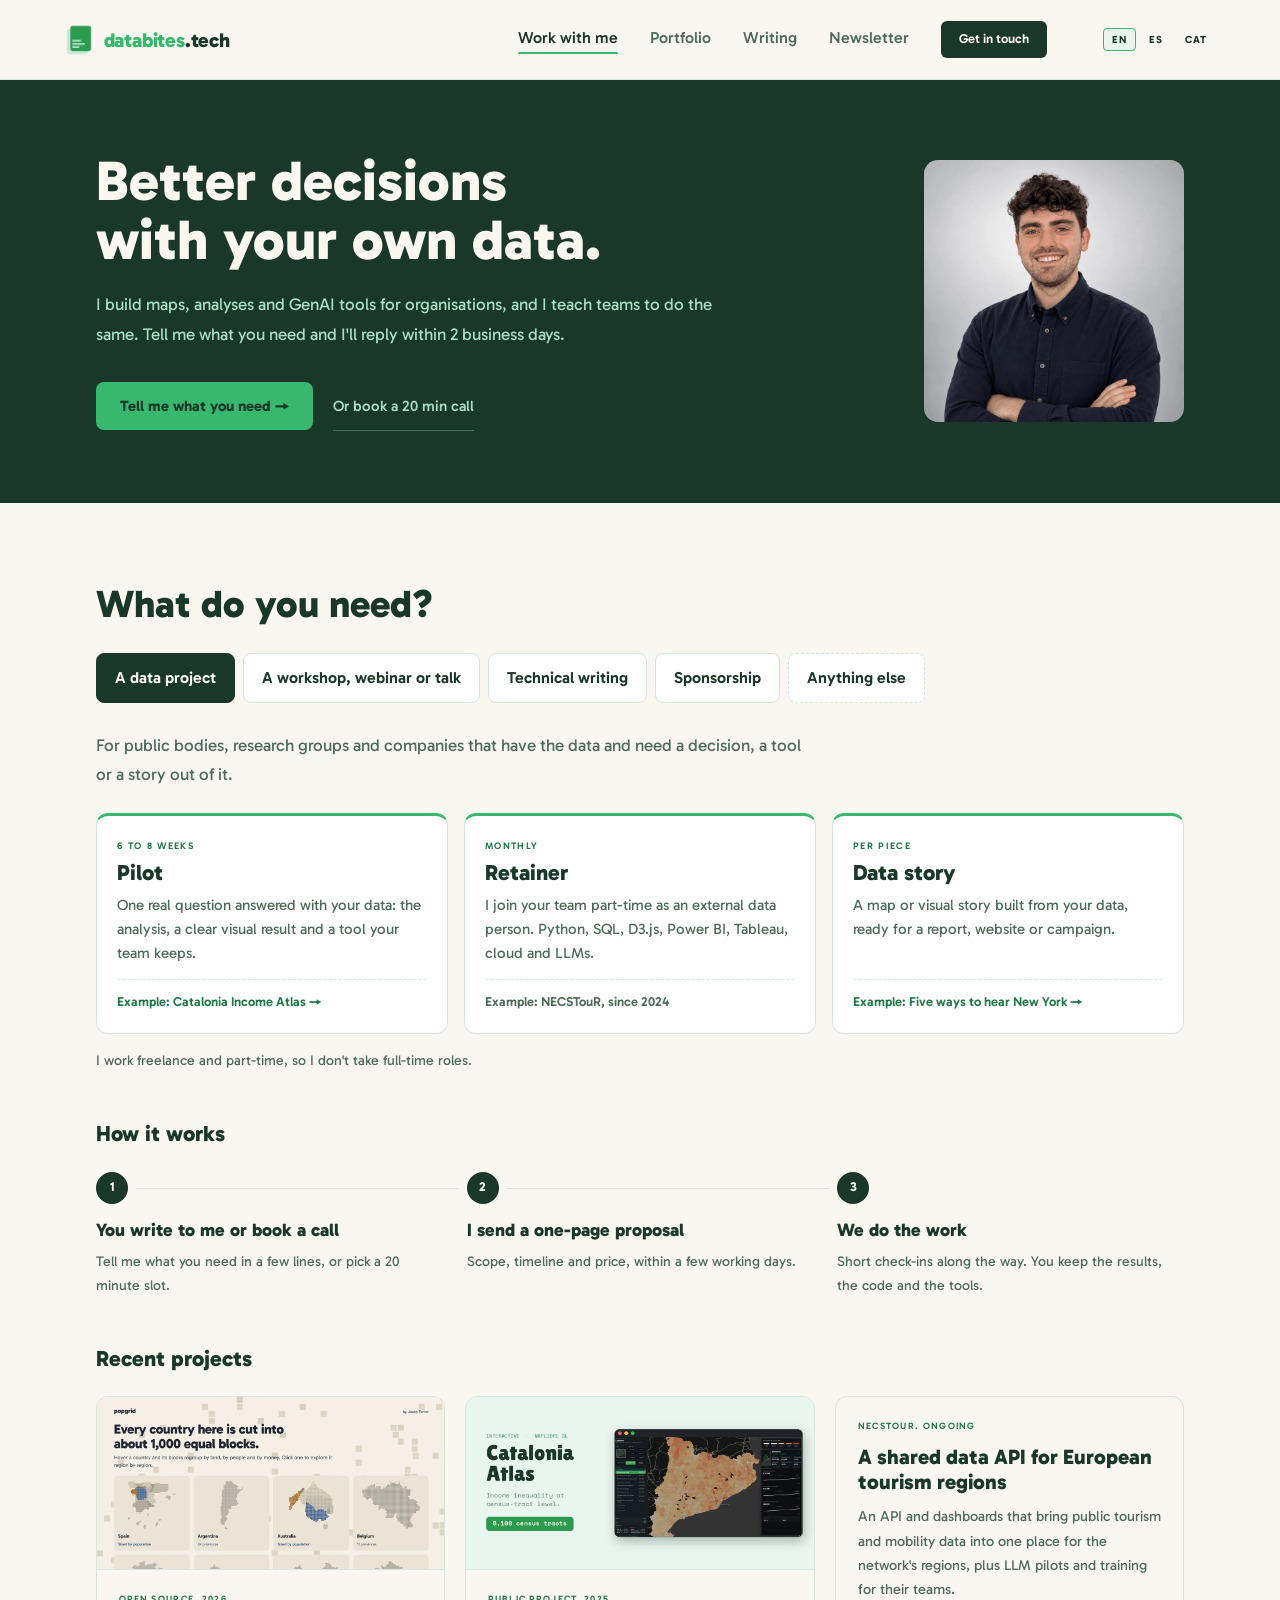
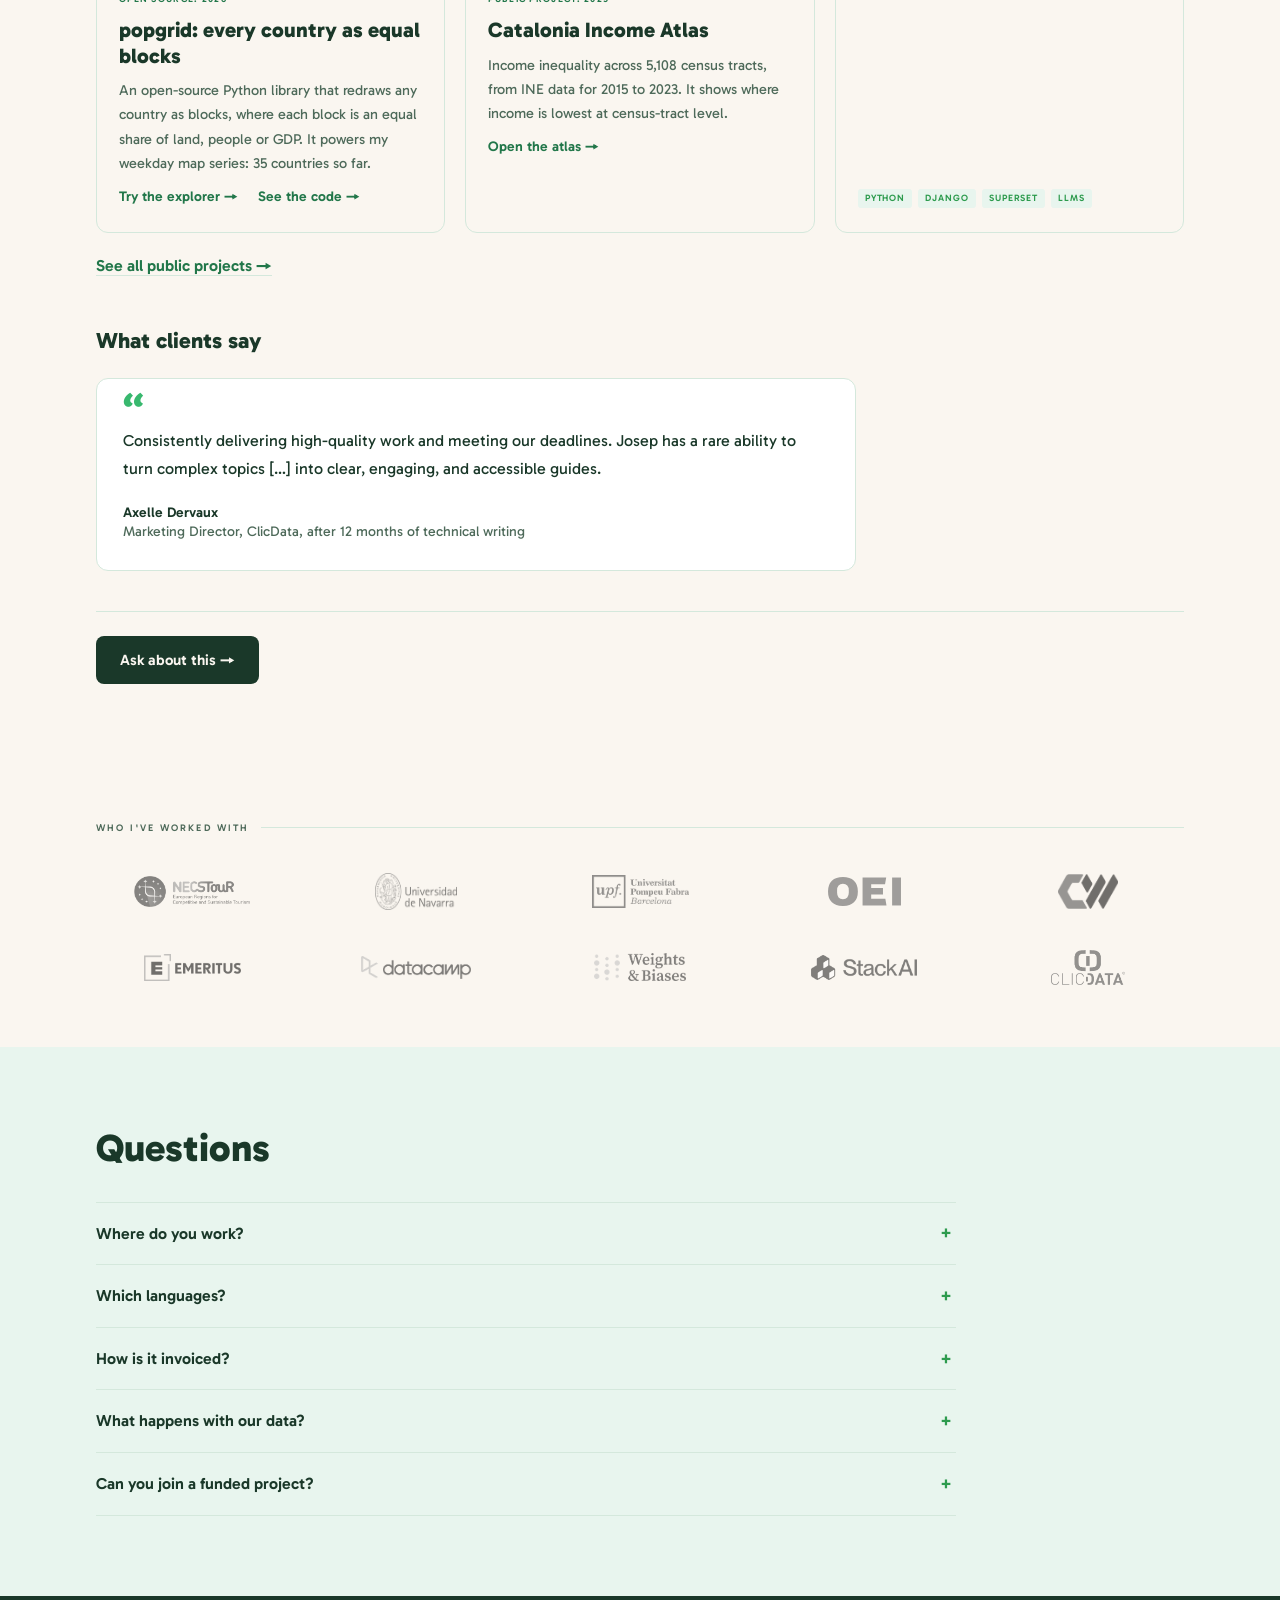
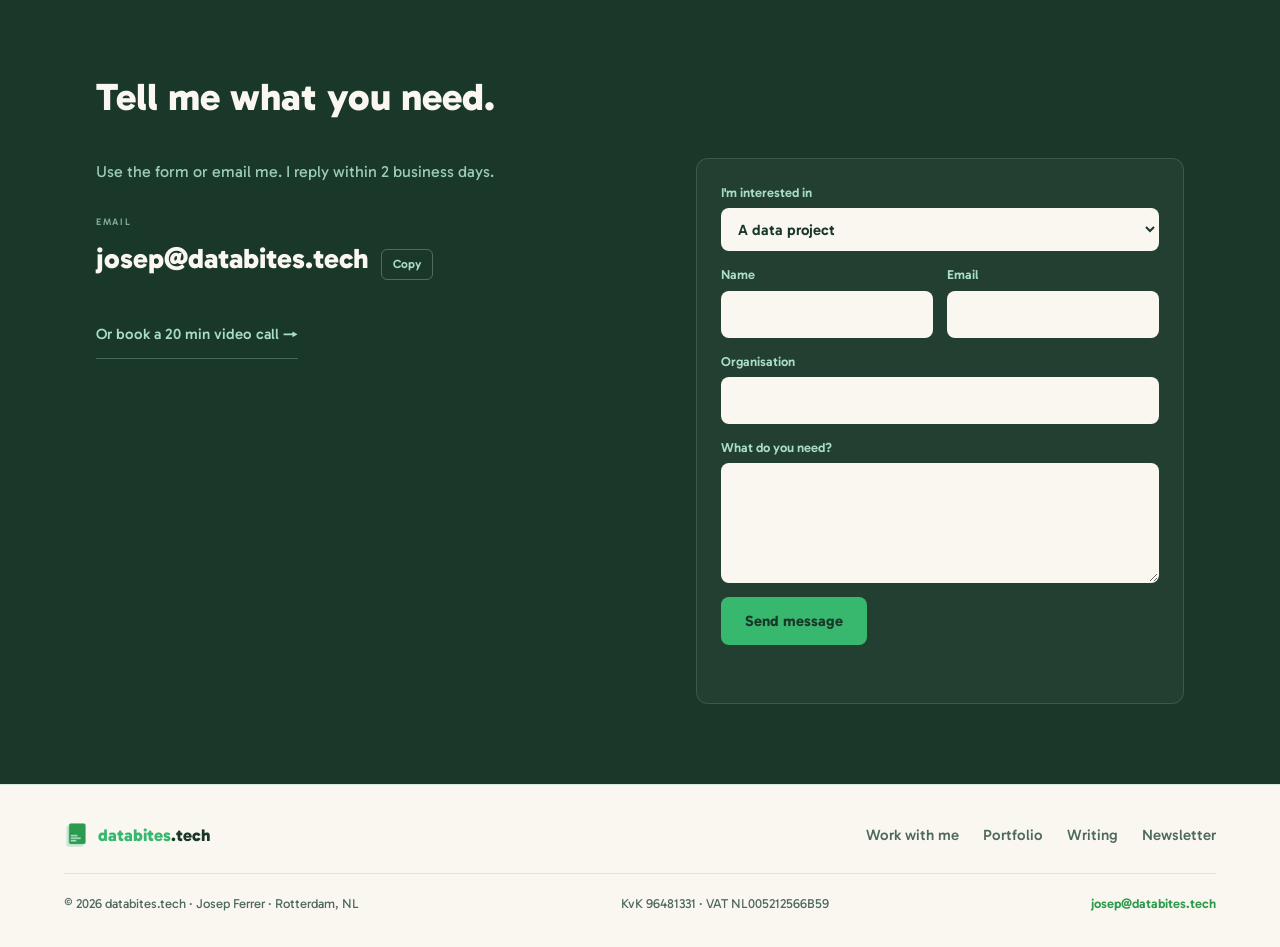
<file: work-with-me.html>
<!DOCTYPE html>
<html lang="en">
<head>
<meta charset="UTF-8">
<meta name="viewport" content="width=device-width, initial-scale=1.0">
<title>Work with me · Josep Ferrer · databites</title>
<meta name="description" content="Work with Josep Ferrer: data projects, workshops and talks, sponsorship and technical writing. Tell me what you need and I reply within 2 business days.">
<meta property="og:title" content="Work with me · Josep Ferrer">
<meta property="og:description" content="Data projects, workshops and talks, sponsorship and technical writing. Tell me what you need.">
<meta property="og:url" content="https://databites.tech/work-with-me">
<meta property="og:image" content="https://databites.tech/images/og-work.png">
<meta name="twitter:card" content="summary_large_image">
<meta name="twitter:image" content="https://databites.tech/images/og-work.png">
<link rel="canonical" href="https://databites.tech/work-with-me">
<link rel="icon" href="/favicon.ico" sizes="48x48">
<link rel="icon" type="image/png" href="/images/icon-192.png" sizes="192x192">
<link rel="apple-touch-icon" href="/images/apple-touch-icon.png">
<link rel="preconnect" href="https://fonts.googleapis.com">
<link rel="preconnect" href="https://fonts.gstatic.com" crossorigin>
<link href="https://fonts.googleapis.com/css2?family=Gabarito:wght@400..900&display=swap" rel="stylesheet">
<!-- Analytics: Umami (cookieless). Replace the website ID with the one from your Umami dashboard. -->
<script defer src="https://cloud.umami.is/script.js" data-website-id="04adaf17-975f-40ec-84b1-5efaadd914f6" data-domains="databites.tech,www.databites.tech"></script>

<style>
:root {
  --forest:    #1A3829;
  --green:     #2D9B4E;
  --bright:    #38B86E;
  --mint:      #A8DDC4;
  --mint-pale: #E8F5EE;
  --cream:     #FAF6F0;
  --muted:     #5E7D6A;
  --rule:      #D4E8DC;
  --f-d: 'Gabarito', system-ui, sans-serif;
  --f-b: 'Gabarito', system-ui, sans-serif;
  --f-m: 'Gabarito', system-ui, sans-serif;
}

*, *::before, *::after { box-sizing: border-box; margin: 0; padding: 0; }
html { font-size: 16px; scroll-behavior: smooth; }
body { font-family: var(--f-b); background: var(--cream); color: var(--forest); -webkit-font-smoothing: antialiased; line-height: 1.6; }
a { color: inherit; text-decoration: none; }
img { display: block; max-width: 100%; }
:focus-visible { outline: 2px solid var(--bright); outline-offset: 3px; border-radius: 4px; }

/* NAV */
nav {
  position: sticky; top: 0; z-index: 100;
  background: var(--cream);
  border-bottom: 1px solid var(--rule);
  padding: 0 clamp(1.25rem, 5vw, 6rem);
  display: flex; align-items: center; justify-content: space-between;
  height: 80px;
}
.nav-logo { display: flex; align-items: center; gap: 0.625rem; }
.nav-links { display: flex; align-items: center; gap: 2rem; }
.nav-links a { font-size: 1rem; font-weight: 500; color: var(--muted); transition: color .15s; position: relative; padding-bottom: 4px; }
.nav-links a::after { content: ''; position: absolute; bottom: 0; left: 0; width: 0; height: 2px; background: var(--bright); border-radius: 1px; transition: width .22s ease; }
.nav-links a:hover { color: var(--forest); }
.nav-links a:hover::after, .nav-links a.active::after { width: 100%; }
.nav-links a.active { color: var(--forest); }
.nav-cta { white-space: nowrap; background: var(--forest); color: var(--cream) !important; font-size: 0.8125rem !important; font-weight: 600 !important; padding: 0.5rem 1.125rem; border-radius: 6px; transition: background .15s !important; }
.nav-cta::after { display: none !important; }
.nav-cta:hover { background: var(--green) !important; }
.lang-switch { display: flex; align-items: center; gap: 0.25rem; margin-left: 1.5rem; }
.lang-btn { font-family: var(--f-m); font-weight: 600; font-size: 0.6rem; font-weight: 700; letter-spacing: 0.1em; text-transform: uppercase; padding: 0.25rem 0.5rem; border-radius: 4px; border: 1px solid transparent; cursor: pointer; color: var(--muted); background: transparent; transition: all .15s; }
.lang-btn:hover { color: var(--forest); border-color: var(--rule); }
.lang-btn.active { color: var(--bright); border-color: var(--bright); background: var(--mint-pale); }

/* BUTTONS */
.btn-reach { display: inline-flex; align-items: center; gap: 0.375rem; background: var(--bright); color: var(--forest); font-family: var(--f-b); font-size: 0.9375rem; font-weight: 700; padding: 0.75rem 1.5rem; border-radius: 8px; transition: background .15s; }
.btn-reach:hover { background: #44d07e; }
.btn-ghost { display: inline-flex; align-items: center; gap: 0.375rem; color: var(--mint); font-family: var(--f-b); font-size: 0.9375rem; font-weight: 500; padding: 0.75rem 0; border-bottom: 1px solid rgba(168,221,196,0.3); transition: color .15s, border-color .15s; }
.btn-ghost:hover { color: var(--cream); border-color: var(--mint); }
.btn-dark { display: inline-flex; align-items: center; gap: 0.375rem; background: var(--forest); color: var(--cream); font-family: var(--f-b); font-size: 0.9375rem; font-weight: 600; padding: 0.75rem 1.5rem; border-radius: 8px; transition: background .15s; }
.btn-dark:hover { background: var(--green); }
.text-link { color: var(--green); font-weight: 600; border-bottom: 1px solid var(--rule); transition: border-color .15s, color .15s; }
.text-link:hover { color: var(--forest); border-color: var(--green); }

/* SECTION SKELETON */
section { padding: 5rem clamp(1.25rem, 5vw, 6rem); }
.inner { max-width: clamp(900px, 85vw, 1400px); margin: 0 auto; width: 100%; }
.section-label { font-family: var(--f-m); font-weight: 600; font-size: 0.6rem; letter-spacing: 0.22em; text-transform: uppercase; color: var(--muted); margin-bottom: 0.875rem; display: flex; align-items: center; gap: 0.75rem; }
.section-label::after { content: ''; flex: 1; height: 1px; background: var(--rule); }
.section-title { font-family: var(--f-d); font-weight: 800; font-size: clamp(1.75rem, 3vw, 3rem); line-height: 1.1; color: var(--forest); margin-bottom: 0.75rem; text-wrap: balance; }
.section-sub { font-size: clamp(0.9375rem, 1.1vw, 1.125rem); color: var(--muted); max-width: 680px; line-height: 1.75; }

/* HERO */
#hero { background: var(--forest); }
.hero-inner { max-width: clamp(900px, 85vw, 1400px); margin: 0 auto; display: grid; grid-template-columns: 1fr 300px; gap: 4rem; align-items: center; }
.hero-left { min-width: 0; }
.hero-eyebrow { font-family: var(--f-m); font-weight: 600; font-size: 0.65rem; letter-spacing: 0.22em; text-transform: uppercase; color: var(--bright); margin-bottom: 1.25rem; display: flex; align-items: center; gap: 0.75rem; }
.hero-eyebrow::before { content: ''; width: 24px; height: 1.5px; background: var(--bright); opacity: 0.6; }
.hero-h1 { font-family: var(--f-d); font-weight: 800; font-size: clamp(2rem, 3.6vw, 3.25rem); line-height: 1.05; color: var(--cream); margin-bottom: 0.5rem; max-width: 820px; text-wrap: balance; }
.hero-sub { font-family: var(--f-d); font-weight: 800; font-size: clamp(1.25rem, 2.2vw, 1.875rem); line-height: 1.15; color: var(--bright); margin-bottom: 1.5rem; max-width: 820px; }
.hero-desc { font-size: clamp(0.9375rem, 1.1vw, 1.0625rem); color: var(--mint); opacity: 0.9; line-height: 1.75; max-width: 600px; margin-bottom: 2rem; }
.hero-proof { display: flex; gap: 2.5rem; flex-wrap: wrap; padding-top: 1.5rem; border-top: 1px solid rgba(168,221,196,0.15); margin-bottom: 2.5rem; }
.proof-stat { display: flex; flex-direction: column; gap: 2px; }
.proof-num { font-family: var(--f-d); font-weight: 800; font-size: 1.625rem; color: var(--bright); line-height: 1; font-variant-numeric: tabular-nums; }
.proof-label { font-family: var(--f-m); font-weight: 600; font-size: 0.58rem; letter-spacing: 0.12em; text-transform: uppercase; color: var(--mint); opacity: 0.7; max-width: 170px; }
.hero-cta { display: flex; align-items: center; gap: 1.25rem; flex-wrap: wrap; }
.hero-photo img { width: 100%; height: auto; object-fit: cover; object-position: center top; border-radius: 14px; }

/* FIT */
#fit { background: var(--cream); }
.fit-grid { display: grid; grid-template-columns: repeat(3, 1fr); gap: 1.25rem; margin-top: 2.5rem; }
.fit-card { border-top: 2px solid var(--forest); padding-top: 1.125rem; }
.fit-title { font-family: var(--f-d); font-weight: 800; font-size: 1.1875rem; color: var(--forest); margin-bottom: 0.5rem; line-height: 1.2; }
.fit-desc { font-size: 0.9375rem; color: var(--muted); line-height: 1.7; }

/* FORMATS */
#formats { background: var(--mint-pale); }
.format-grid { display: grid; grid-template-columns: repeat(4, 1fr); gap: 1rem; margin-top: 2.5rem; align-items: stretch; }
.format-card { background: white; border: 1px solid var(--rule); border-top: 3px solid var(--bright); border-radius: 12px; padding: 1.375rem 1.25rem 1.25rem; display: flex; flex-direction: column; min-width: 0; }
.format-meta { font-family: var(--f-m); font-weight: 600; font-size: 0.6rem; letter-spacing: 0.14em; text-transform: uppercase; color: var(--green); margin-bottom: 0.5rem; }
.format-name { font-family: var(--f-d); font-weight: 800; font-size: 1.375rem; color: var(--forest); line-height: 1.1; margin-bottom: 0.5rem; }
.format-desc { font-size: 0.875rem; color: var(--forest); line-height: 1.6; margin-bottom: 1rem; }
.format-list { list-style: none; display: flex; flex-direction: column; gap: 0.5rem; padding-top: 0.875rem; border-top: 1px solid var(--rule); flex: 1; }
.format-list li { font-size: 0.8125rem; color: var(--muted); line-height: 1.55; display: flex; gap: 0.5rem; }
.format-list li::before { content: ''; width: 5px; height: 5px; border-radius: 50%; background: var(--bright); flex-shrink: 0; margin-top: 0.5rem; }
.format-fit { margin-top: 1rem; padding-top: 0.75rem; border-top: 1px dashed var(--rule); font-size: 0.75rem; color: var(--muted); line-height: 1.5; }
.format-fit b { font-family: var(--f-m); font-weight: 600; font-size: 0.58rem; letter-spacing: 0.12em; text-transform: uppercase; color: var(--forest); display: block; margin-bottom: 0.125rem; font-weight: 700; }
.formats-note { margin-top: 2rem; display: flex; align-items: center; gap: 1.25rem; flex-wrap: wrap; font-size: 0.9375rem; color: var(--forest); }

/* PROCESS */
#process { background: var(--cream); }
.steps { list-style: none; display: grid; grid-template-columns: repeat(4, 1fr); gap: 1.5rem; margin-top: 2.5rem; counter-reset: step; }
.step { counter-increment: step; position: relative; padding-top: 2.75rem; min-width: 0; }
.step::before { content: counter(step); position: absolute; top: 0; left: 0; width: 2rem; height: 2rem; border-radius: 50%; background: var(--forest); color: var(--cream); font-family: var(--f-m); font-weight: 600; font-size: 0.8rem; font-weight: 700; display: flex; align-items: center; justify-content: center; }
.step::after { content: ''; position: absolute; top: 1rem; left: 2.5rem; right: -1rem; height: 1px; background: var(--rule); }
.step:last-child::after { display: none; }
.step-title { font-family: var(--f-d); font-weight: 800; font-size: 1.125rem; color: var(--forest); margin-bottom: 0.375rem; }
.step-desc { font-size: 0.875rem; color: var(--muted); line-height: 1.65; }
.process-note { margin-top: 2rem; padding-top: 1.25rem; border-top: 1px solid var(--rule); font-size: 0.9375rem; color: var(--muted); line-height: 1.7; max-width: 720px; }

/* WORK / CASES */
#work { background: white; border-top: 1px solid var(--rule); border-bottom: 1px solid var(--rule); }
.case-grid { display: grid; grid-template-columns: 1fr 1fr; gap: 1.25rem; margin-top: 2.5rem; }
.case { border: 1px solid var(--rule); border-radius: 12px; overflow: hidden; background: var(--cream); display: flex; flex-direction: column; min-width: 0; }
.case-img { aspect-ratio: 16/8; background: var(--mint-pale); border-bottom: 1px solid var(--rule); overflow: hidden; }
.case-img img { width: 100%; height: 100%; object-fit: cover; }
.case-img.solid { aspect-ratio: 16/6; background: var(--forest); display: flex; align-items: center; justify-content: center; padding: 1.5rem; }
.case-img.solid .case-big { font-family: var(--f-d); font-weight: 800; font-size: clamp(2.5rem, 5vw, 4rem); color: var(--bright); line-height: 1; text-align: center; }
.case-img.solid .case-big small { display: block; font-family: var(--f-m); font-weight: 600; font-size: 0.6rem; letter-spacing: 0.16em; text-transform: uppercase; color: var(--mint); opacity: 0.75; margin-top: 0.625rem; }
.case-body { padding: 1.375rem 1.375rem 1.5rem; display: flex; flex-direction: column; gap: 0.625rem; flex: 1; }
.case-tag { font-family: var(--f-m); font-weight: 600; font-size: 0.58rem; letter-spacing: 0.14em; text-transform: uppercase; color: var(--green); }
.case-title { font-family: var(--f-d); font-weight: 800; font-size: 1.3125rem; line-height: 1.2; color: var(--forest); }
.case-desc { font-size: 0.9rem; color: var(--muted); line-height: 1.7; }
.case-chips { display: flex; gap: 0.375rem; flex-wrap: wrap; margin-top: auto; padding-top: 0.5rem; }
.chip { font-family: var(--f-m); font-weight: 600; font-size: 0.58rem; letter-spacing: 0.1em; text-transform: uppercase; padding: 2px 7px; border-radius: 3px; background: var(--mint-pale); color: var(--green); }
.case-link { font-size: 0.875rem; font-weight: 600; color: var(--green); }
.case-link:hover { color: var(--forest); }
.case-links { display: flex; gap: 1.25rem; flex-wrap: wrap; }
.case-side { display: flex; flex-direction: column; gap: 1.25rem; min-width: 0; }
.work-more { margin-top: 2rem; }

/* QUOTES */
#quotes { background: var(--cream); }
.quote-grid { display: grid; grid-template-columns: 1fr 1fr; gap: 1.25rem; margin-top: 2.5rem; }
.quote { background: white; border: 1px solid var(--rule); border-radius: 12px; padding: 1.75rem 1.625rem; display: flex; flex-direction: column; gap: 1.25rem; }
.quote-text { font-size: 1rem; line-height: 1.75; color: var(--forest); }
.quote-text::before { content: '“'; font-family: var(--f-d); font-weight: 800; font-size: 2.5rem; line-height: 0; color: var(--bright); display: block; height: 1.25rem; }
.quote-who { font-size: 0.875rem; color: var(--muted); line-height: 1.4; margin-top: auto; }
.quote-who strong { display: block; color: var(--forest); font-weight: 600; }

/* CLIENTS */
#clients { background: var(--cream); padding-top: 3.5rem; padding-bottom: 3.5rem; }
.logo-grid { display: grid; grid-template-columns: repeat(5, 1fr); gap: 1.75rem 2rem; margin-top: 2rem; align-items: center; }
.logo-grid a { display: flex; align-items: center; justify-content: center; height: 48px; filter: grayscale(1); opacity: 0.55; transition: opacity .2s, filter .2s; }
.logo-grid a:hover { opacity: 1; filter: grayscale(0); }
.logo-grid img { max-width: 100%; object-fit: contain; }

/* FAQ */
#faq { background: var(--mint-pale); }
.faq-list { margin-top: 2rem; max-width: 860px; border-top: 1px solid var(--rule); }
.faq-list details { border-bottom: 1px solid var(--rule); }
.faq-list summary { list-style: none; cursor: pointer; padding: 1.125rem 2.5rem 1.125rem 0; font-weight: 600; font-size: 1rem; color: var(--forest); position: relative; }
.faq-list summary::-webkit-details-marker { display: none; }
.faq-list summary::after { content: '+'; position: absolute; right: 0.25rem; top: 50%; transform: translateY(-50%); font-family: var(--f-m); font-weight: 600; font-size: 1.125rem; color: var(--green); }
.faq-list details[open] summary::after { content: '−'; }
.faq-list details p { padding: 0 2.5rem 1.25rem 0; font-size: 0.9375rem; color: var(--muted); line-height: 1.75; }

/* CONTACT */
#contact { background: var(--forest); }
#contact .section-label { color: var(--mint); opacity: 0.7; }
#contact .section-label::after { background: rgba(255,255,255,0.12); }
#contact .section-title { color: var(--cream); }
.contact-grid { display: grid; grid-template-columns: 1.1fr 1fr; gap: 4rem; margin-top: 2.5rem; align-items: start; }
.contact-desc { font-size: 1rem; color: var(--mint); opacity: 0.9; line-height: 1.75; max-width: 520px; }
.contact-actions { display: flex; gap: 1.25rem; align-items: center; flex-wrap: wrap; margin-top: 1.75rem; }
.contact-email-label { font-family: var(--f-m); font-weight: 600; font-size: 0.6rem; letter-spacing: 0.18em; text-transform: uppercase; color: var(--mint); opacity: 0.7; margin-bottom: 0.5rem; }
.contact-email { font-family: var(--f-d); font-weight: 800; font-size: clamp(1.25rem, 2.4vw, 1.75rem); color: var(--cream); transition: color .15s; display: inline-block; word-break: break-all; }
.contact-email:hover { color: var(--bright); }
.contact-box { border: 1px solid rgba(255,255,255,0.12); border-radius: 12px; padding: 1.5rem; background: rgba(255,255,255,0.04); }
.contact-box ul { list-style: none; display: flex; flex-direction: column; gap: 0.625rem; margin-top: 1.25rem; }
.contact-box li { font-size: 0.875rem; color: var(--mint); line-height: 1.55; display: flex; gap: 0.625rem; }
.contact-box li::before { content: '→'; font-family: var(--f-m); font-weight: 600; color: var(--bright); flex-shrink: 0; }

/* FOOTER */
footer { background: var(--cream); border-top: 1px solid var(--rule); padding: 2rem clamp(1.25rem, 5vw, 2.5rem); display: flex; align-items: center; justify-content: space-between; flex-wrap: wrap; gap: 1rem; }
.footer-left { display: flex; align-items: center; gap: 0.625rem; flex-wrap: wrap; }
.footer-tag { font-family: var(--f-m); font-weight: 600; font-size: 0.55rem; letter-spacing: 0.16em; text-transform: uppercase; color: var(--muted); margin-left: 0.5rem; }
.footer-right { font-family: var(--f-m); font-weight: 600; font-size: 0.58rem; letter-spacing: 0.1em; color: var(--muted); opacity: 0.8; }

/* RESPONSIVE */
@media (max-width: 1100px) {
  .format-grid { grid-template-columns: repeat(2, 1fr); }
  .steps { grid-template-columns: repeat(2, 1fr); row-gap: 2rem; }
  .step:nth-child(2)::after { display: none; }
}
@media (max-width: 900px) {
  .nav-links { gap: 0.75rem; }
  .nav-links a:not(.nav-cta) { display: none; }
  .lang-switch { margin-left: 0.25rem; }
  section { padding: 4rem 1.25rem; }
  .hero-inner { grid-template-columns: 1fr; gap: 2rem; }
  .hero-photo { display: none; }
  .hero-proof { gap: 1.5rem; }
  .fit-grid { grid-template-columns: 1fr; }
  .case-grid { grid-template-columns: 1fr; }
  .quote-grid { grid-template-columns: 1fr; }
  .logo-grid { grid-template-columns: repeat(3, 1fr); }
  .contact-grid { grid-template-columns: 1fr; gap: 2rem; }
}
@media (max-width: 560px) {
  .format-grid { grid-template-columns: 1fr; }
  .steps { grid-template-columns: 1fr; }
  .step::after { display: none; }
  .logo-grid { grid-template-columns: repeat(2, 1fr); }
  .nav-cta { padding: 0.45rem 0.75rem; }
  .nav-word { display: none; }
}
@media (prefers-reduced-motion: reduce) { html { scroll-behavior: auto; } }

/* v5: simple hero, need tabs */
.card-ex { display: block; margin-top: 0.875rem; padding-top: 0.75rem; border-top: 1px dashed var(--rule); font-size: 0.8125rem; font-weight: 600; }
.card-ex.muted { color: var(--muted); }
.format-card { justify-content: flex-start; }
.format-card .format-desc { flex: 1; }
.panel-note { margin-top: 1rem; font-size: 0.875rem; color: var(--muted); }
.quote.one { margin-top: 1.25rem; max-width: 760px; }
.talk-list { list-style: none; margin-top: 1rem; border-top: 1px solid var(--rule); max-width: 860px; }
.talk-list li { display: flex; justify-content: space-between; gap: 0.25rem 1.5rem; flex-wrap: wrap; padding: 0.875rem 0; border-bottom: 1px solid var(--rule); font-size: 0.9375rem; }
.talk-list strong { font-weight: 600; color: var(--forest); }
.talk-list a { font-weight: 600; }
.talk-list span { color: var(--muted); }
.channel-row { display: grid; grid-template-columns: repeat(3, 1fr); gap: 1rem; margin-top: 1.25rem; max-width: 860px; }
.channel { display: flex; flex-direction: column; gap: 0.15rem; padding: 1.1rem 1.25rem; background: #fff; border: 1px solid var(--rule); border-radius: 10px; text-decoration: none; transition: border-color .15s; }
.channel:hover { border-color: var(--bright); }
.channel-num { font-family: var(--f-d); font-weight: 800; font-size: 1.9rem; line-height: 1; color: var(--forest); }
.channel-name { font-weight: 600; color: var(--forest); margin-top: 0.35rem; }
.channel-unit { color: var(--muted); font-size: 0.875rem; }
@media (max-width: 640px) { .channel-row { grid-template-columns: 1fr; } }
.panel-h { font-family: var(--f-d); font-weight: 800; font-size: 1.375rem; color: var(--forest); margin-top: 2.75rem; margin-bottom: 0.25rem; }
.need-panel .steps { margin-top: 1.25rem; }
.need-panel .case-grid, .need-panel .quote-grid { margin-top: 1.25rem; }
.case-grid.two { grid-template-columns: repeat(2, 1fr); }
a.case { transition: transform .15s, box-shadow .15s; }
a.case:hover { transform: translateY(-2px); box-shadow: 0 8px 24px rgba(26,56,41,0.08); }
.need-panel .work-more { margin-top: 1.25rem; }
.need-panel .panel-cta { margin-top: 2.5rem; padding-top: 1.5rem; border-top: 1px solid var(--rule); }
.need-tab[data-tab="other"] { border-style: dashed; }
@media (max-width: 900px) { .case-grid.two { grid-template-columns: 1fr; } }
#hero { padding-top: 4.5rem; padding-bottom: 4.5rem; }
.hero-h1 { font-size: clamp(2.25rem, 4.4vw, 3.75rem); margin-bottom: 1.25rem; }
.hero-desc { font-size: clamp(1.0625rem, 1.3vw, 1.25rem); max-width: 620px; opacity: 1; }
.hero-inner { grid-template-columns: 1fr 260px; }
#need { background: var(--cream); }
.need-tabs { display: flex; gap: 0.5rem; flex-wrap: wrap; margin-top: 1.75rem; }
.need-tab { font: inherit; font-size: 1rem; font-weight: 600; padding: 0.7rem 1.125rem; border-radius: 8px; border: 1.5px solid var(--rule); background: white; color: var(--forest); cursor: pointer; transition: border-color .15s, background .15s; }
.need-tab:hover { border-color: var(--mint); }
.need-tab.active { background: var(--forest); border-color: var(--forest); color: var(--cream); }
.need-panel { margin-top: 1.75rem; }
.need-panel + .need-panel { padding-top: 1.75rem; border-top: 1px solid var(--rule); }
.need-panel > h3.panel-title { font-family: var(--f-d); font-weight: 800; font-size: 1.375rem; margin-bottom: 0.375rem; }
.js .need-panel > h3.panel-title { display: none; }
.js .need-panel + .need-panel { padding-top: 0; border-top: 0; }
.panel-intro { font-size: 1.0625rem; color: var(--muted); line-height: 1.7; max-width: 720px; }
.panel-grid { display: grid; grid-template-columns: repeat(auto-fit, minmax(240px, 1fr)); gap: 1rem; margin-top: 1.5rem; }
.panel-proof { margin-top: 1.25rem; font-size: 0.9375rem; color: var(--forest); font-weight: 500; }
.panel-cta { margin-top: 1.5rem; display: flex; gap: 1.25rem; align-items: center; flex-wrap: wrap; }
.format-card .format-desc { margin-bottom: 0; font-size: 0.9375rem; color: var(--muted); }
.steps { grid-template-columns: repeat(3, 1fr); }
.case-grid { grid-template-columns: repeat(3, 1fr); }
.contact-form select { font: inherit; font-size: 0.9375rem; color: var(--forest); background: var(--cream); border: 1px solid transparent; border-radius: 8px; padding: 0.65rem 0.75rem; width: 100%; }
@media (max-width: 900px) { .hero-inner { grid-template-columns: 1fr; } #hero { padding-top: 3rem; padding-bottom: 3rem; } .steps, .case-grid { grid-template-columns: 1fr; } .step::after { display: none; } .need-tab { flex: 1 1 100%; text-align: left; } }
</style>
<link rel="stylesheet" href="/site.css">

<script type="application/ld+json">{"@context":"https://schema.org","@graph":[{"@type":"Person","@id":"https://databites.tech/#josep","name":"Josep Ferrer","url":"https://databites.tech","image":"https://databites.tech/images/headshot.webp","jobTitle":"Freelance data scientist","email":"mailto:josep@databites.tech","description":"Data scientist based in Rotterdam. Builds maps, analyses and GenAI tools for organisations, teaches data visualisation and GenAI, and writes technical content for data and AI companies.","address":{"@type":"PostalAddress","addressLocality":"Rotterdam","addressCountry":"NL"},"knowsAbout":["Data visualisation","Maps and geospatial analysis","Data storytelling","Python","Generative AI and LLMs","Machine learning","Technical writing"],"knowsLanguage":["en","es","ca"],"alumniOf":[{"@type":"CollegeOrUniversity","name":"Universitat Politècnica de Catalunya"},{"@type":"CollegeOrUniversity","name":"Universitat Pompeu Fabra"}],"sameAs":["https://www.linkedin.com/in/iamjosepferrer","https://x.com/iamjosepferrer","https://github.com/iamjosepferrer","https://substack.com/@iamjosepferrer","https://reads.databites.tech","https://orcid.org/0009-0004-5165-0350"]},{"@type":"ProfessionalService","@id":"https://databites.tech/#databites","name":"databites","url":"https://databites.tech/work-with-me","founder":{"@id":"https://databites.tech/#josep"},"email":"josep@databites.tech","vatID":"NL005212566B59","identifier":{"@type":"PropertyValue","propertyID":"KvK","value":"96481331"},"address":{"@type":"PostalAddress","addressLocality":"Rotterdam","addressCountry":"NL"},"areaServed":"Europe","image":"https://databites.tech/images/og-work.png","hasOfferCatalog":{"@type":"OfferCatalog","name":"Ways to work together","itemListElement":[{"@type":"Offer","itemOffered":{"@type":"Service","name":"Data projects","description":"Pilots, retainers and data stories built on your own data: maps, analyses and GenAI tools."}},{"@type":"Offer","itemOffered":{"@type":"Service","name":"Workshops, webinars and talks","description":"Training in data visualisation and GenAI for teams, online or on-site, in English, Spanish or Catalan."}},{"@type":"Offer","itemOffered":{"@type":"Service","name":"Technical writing","description":"Monthly packages of tutorials and articles for data and AI companies, in English, Spanish or Catalan."}},{"@type":"Offer","itemOffered":{"@type":"Service","name":"Sponsorship","description":"Sponsored charts, newsletter slots and sponsored posts reaching data and AI professionals."}}]}},{"@type":"WebSite","@id":"https://databites.tech/#website","name":"databites.tech","url":"https://databites.tech","inLanguage":["en","es","ca"],"publisher":{"@id":"https://databites.tech/#josep"}},{"@type":"FAQPage","mainEntity":[{"@type":"Question","name":"Where do you work?","acceptedAnswer":{"@type":"Answer","text":"From Rotterdam, online across Europe. On-site work is possible in the Netherlands, Spain and nearby countries, with travel agreed in the proposal."}},{"@type":"Question","name":"Which languages?","acceptedAnswer":{"@type":"Answer","text":"English, Spanish and Catalan, for the work itself and for everything I deliver."}},{"@type":"Question","name":"How is it invoiced?","acceptedAnswer":{"@type":"Answer","text":"In EUR, from the Netherlands. If your organisation needs a formal quote for a procurement process, I'll prepare it."}},{"@type":"Question","name":"What happens with our data?","acceptedAnswer":{"@type":"Answer","text":"It stays under your control. I work within your data policies and I'm happy to sign an NDA. Nothing is shared or published without your approval."}},{"@type":"Question","name":"Can you join a funded project?","acceptedAnswer":{"@type":"Answer","text":"Yes, as an external expert or subcontractor in EU-funded projects such as Horizon Europe or Interreg."}}]}]}</script>
</head>
<body>

<nav>
  <a href="/" class="nav-logo" aria-label="databites.tech home" style="display:flex;align-items:center;gap:0.625rem;">
    <img src="/images/databitestech_logo.png" alt="" width="30" height="34" style="height:34px;width:auto;">
    <span class="nav-word" style="font-family:'Gabarito',system-ui,sans-serif;font-weight:800;font-size:1.25rem;line-height:1;letter-spacing:-0.01em;"><span style="color:#38B86E;">databites</span><span style="color:#1A3829;">.tech</span></span>
  </a>
  <div class="nav-links">
    <div class="nav-menu" id="nav-menu">
      <a href="/work-with-me" data-nav="work" class="active">Work with me</a>
      <a href="/projects" data-nav="portfolio">Portfolio</a>
      <a href="/write" data-nav="writing">Writing</a>
      <a href="https://reads.databites.tech" data-nav="newsletter" target="_blank" rel="noopener" data-umami-event="newsletter-click" data-umami-event-location="nav">Newsletter</a>
    </div>
    <a href="/work-with-me#contact" class="nav-cta" data-umami-event="contact-click" data-umami-event-location="nav" data-nav="contact">Get in touch</a>
    <div class="lang-switch">
      <button class="lang-btn active" onclick="setLang('en')">EN</button>
      <button class="lang-btn" onclick="setLang('es')">ES</button>
      <button class="lang-btn" onclick="setLang('ca')">CAT</button>
    </div>
    <button class="nav-toggle" type="button" aria-label="Menu" aria-expanded="false" aria-controls="nav-menu"><span></span><span></span><span></span></button>
  </div>
</nav>

<section id="hero">
  <div class="hero-inner">
    <div class="hero-left">
      <h1 class="hero-h1" data-i18n="hero.h1">Better decisions with your own data.</h1>
      <p class="hero-desc" data-i18n="hero.desc">I build maps, analyses and GenAI tools for organisations, and I teach teams to do the same. Tell me what you need and I'll reply within 2 business days.</p>
      <div class="hero-cta"><a href="#need" class="btn-reach" data-umami-event="hero-cta" data-i18n="hero.cta">Tell me what you need →</a><a href="#" class="btn-ghost js-book" data-book-only data-umami-event="book-call" data-umami-event-location="hero" data-i18n="hero.book">Or book a 20 min call</a></div>
    </div>
    <div class="hero-photo"><img src="/images/headshot.webp" alt="Josep Ferrer" width="794" height="800"></div>
  </div>
</section>

<section id="need">
  <div class="inner">
    <h2 class="section-title" data-i18n="need.title">What do you need?</h2>
    <div class="need-tabs" role="tablist">
      <button class="need-tab active" type="button" role="tab" data-tab="project" data-i18n="tab.project">A data project</button>
      <button class="need-tab" type="button" role="tab" data-tab="training" data-i18n="tab.training">A workshop, webinar or talk</button>
      <button class="need-tab" type="button" role="tab" data-tab="writing" data-i18n="tab.writing">Technical writing</button>
      <button class="need-tab" type="button" role="tab" data-tab="sponsorship" data-i18n="tab.sponsorship">Sponsorship</button>
      <button class="need-tab" type="button" role="tab" data-tab="other" data-i18n="tab.other">Anything else</button>
    </div>
    <div class="need-panel" id="panel-project" role="tabpanel">
      <h3 class="panel-title" data-i18n="tab.project">A data project</h3>
      <p class="panel-intro" data-i18n="p1.intro">For public bodies, research groups and companies that have the data and need a decision, a tool or a story out of it.</p>
      <div class="panel-grid"><article class="format-card"><div class="format-meta" data-i18n="p1.a.meta">6 to 8 weeks</div><h4 class="format-name" data-i18n="p1.a.name">Pilot</h4><p class="format-desc" data-i18n="p1.a.desc">One real question answered with your data: the analysis, a clear visual result and a tool your team keeps.</p><a href="https://catalonia-atlas.databites.tech/" target="_blank" rel="noopener" class="case-link card-ex" data-umami-event="project-click" data-umami-event-project="catalonia-atlas" data-i18n="p1.a.ex">Example: Catalonia Income Atlas →</a></article><article class="format-card"><div class="format-meta" data-i18n="p1.b.meta">Monthly</div><h4 class="format-name" data-i18n="p1.b.name">Retainer</h4><p class="format-desc" data-i18n="p1.b.desc">I join your team part-time as an external data person. Python, SQL, D3.js, Power BI, Tableau, cloud and LLMs.</p><span class="card-ex muted" data-i18n="p1.b.ex">Example: NECSTouR, since 2024</span></article><article class="format-card"><div class="format-meta" data-i18n="p1.c.meta">Per piece</div><h4 class="format-name" data-i18n="p1.c.name">Data story</h4><p class="format-desc" data-i18n="p1.c.desc">A map or visual story built from your data, ready for a report, website or campaign.</p><a href="https://five-ways-nyc.databites.tech/" target="_blank" rel="noopener" class="case-link card-ex" data-umami-event="project-click" data-umami-event-project="five-ways-nyc" data-i18n="p1.c.ex">Example: Five ways to hear New York →</a></article></div>
      <p class="panel-note" data-i18n="p1.note">I work freelance and part-time, so I don't take full-time roles.</p>
      <h3 class="panel-h" data-i18n="panel.how">How it works</h3>
      <ol class="steps"><li class="step"><h4 class="step-title" data-i18n="s1.t">You write to me<span data-book-only> or book a call</span></h4><p class="step-desc" data-i18n="s1.d">Tell me what you need in a few lines<span data-book-only>, or pick a 20 minute slot</span>.</p></li><li class="step"><h4 class="step-title" data-i18n="s2.t">I send a one-page proposal</h4><p class="step-desc" data-i18n="s2.d">Scope, timeline and price, within a few working days.</p></li><li class="step"><h4 class="step-title" data-i18n="s3.t">We do the work</h4><p class="step-desc" data-i18n="s3.d">Short check-ins along the way. You keep the results, the code and the tools.</p></li></ol>
      <h3 class="panel-h" data-i18n="work.title">Recent projects</h3>
      <div class="case-grid">
      <article class="case">
        <a href="https://popgrid.databites.tech/" target="_blank" rel="noopener" class="case-img" data-umami-event="project-click" data-umami-event-project="popgrid-explorer"><img src="/images/projects-headers/popgrid-explorer.webp" alt="popgrid explorer"></a>
        <div class="case-body"><div class="case-tag" data-i18n="c4.tag">Open source. 2026</div><h3 class="case-title" data-i18n="c4.title">popgrid: every country as equal blocks</h3><p class="case-desc" data-i18n="c4.desc">An open-source Python library that redraws any country as blocks, where each block is an equal share of land, people or GDP. It powers my weekday map series: 35 countries so far.</p>
          <div class="case-links"><a href="https://popgrid.databites.tech/" target="_blank" rel="noopener" class="case-link" data-i18n="c4.link1">Try the explorer →</a><a href="https://github.com/databites-tech/popgrid" target="_blank" rel="noopener" class="case-link" data-i18n="c4.link2">See the code →</a></div></div>
      </article>
      <article class="case">
        <a href="https://catalonia-atlas.databites.tech/" target="_blank" rel="noopener" class="case-img" data-umami-event="project-click" data-umami-event-project="catalonia-atlas"><img src="/images/projects-headers/catalonia-atlas.webp" alt="Catalonia Income Atlas"></a>
        <div class="case-body"><div class="case-tag" data-i18n="c2.tag">Public project. 2025</div><h3 class="case-title" data-i18n="c2.title">Catalonia Income Atlas</h3><p class="case-desc" data-i18n="c2.desc">Income inequality across 5,108 census tracts, from INE data for 2015 to 2023. It shows where income is lowest at census-tract level.</p>
          <a href="https://catalonia-atlas.databites.tech/" target="_blank" rel="noopener" class="case-link" data-i18n="c2.link">Open the atlas →</a></div>
      </article>
      <article class="case">
        <div class="case-body"><div class="case-tag" data-i18n="c1.tag">NECSTouR. Ongoing</div><h3 class="case-title" data-i18n="c1.title">A shared data API for European tourism regions</h3><p class="case-desc" data-i18n="c1.desc">An API and dashboards that bring public tourism and mobility data into one place for the network's regions, plus LLM pilots and training for their teams.</p>
          <div class="case-chips"><span class="chip">Python</span><span class="chip">Django</span><span class="chip">Superset</span><span class="chip">LLMs</span></div></div>
      </article>
    </div>
    
      <p class="work-more"><a href="/projects" class="text-link" data-umami-event="portfolio-click" data-umami-event-location="work-with-me" data-i18n="work.more">See all public projects →</a></p>
      <h3 class="panel-h" data-i18n="quotes.label">What clients say</h3>
      <figure class="quote one"><blockquote class="quote-text">Consistently delivering high-quality work and meeting our deadlines. Josep has a rare ability to turn complex topics […] into clear, engaging, and accessible guides.</blockquote><figcaption class="quote-who"><strong>Axelle Dervaux</strong><span data-i18n="q.project.who">Marketing Director, ClicData, after 12 months of technical writing</span></figcaption></figure>
      <div class="panel-cta"><a href="#contact" class="btn-dark ask" data-topic="project" data-umami-event="ask-click" data-umami-event-topic="project" data-i18n="panel.cta">Ask about this →</a></div>
    </div>
    <div class="need-panel" id="panel-training" role="tabpanel">
      <h3 class="panel-title" data-i18n="tab.training">A workshop, webinar or talk</h3>
      <p class="panel-intro" data-i18n="p2.intro">For teams, universities, training providers and event organisers. Online or on-site, in English, Spanish or Catalan.</p>
      <div class="panel-grid"><article class="format-card"><div class="format-meta" data-i18n="p2.a.meta">1 day</div><h4 class="format-name" data-i18n="p2.a.name">Team workshop</h4><p class="format-desc" data-i18n="p2.a.desc">Your team works on its own data: how to analyse it with GenAI, what to trust and how to present it.</p></article><article class="format-card"><div class="format-meta" data-i18n="p2.b.meta">1 to 2 hours</div><h4 class="format-name" data-i18n="p2.b.name">Webinar or talk</h4><p class="format-desc" data-i18n="p2.b.desc">Data visualization, maps with Python or GenAI at work, for your event, community or company.</p></article><article class="format-card"><div class="format-meta" data-i18n="p2.c.meta">Several weeks</div><h4 class="format-name" data-i18n="p2.c.name">Course</h4><p class="format-desc" data-i18n="p2.c.desc">Hands-on courses for universities and training providers. I teach in the Big Data Master at Universidad de Navarra and lead GenAI for Professionals at Emeritus.</p></article></div><p class="panel-proof" data-i18n="p2.proof">So far: 350+ master's students, 150 professionals and 1,000+ webinar attendees.</p>
      <h3 class="panel-h" data-i18n="panel.how">How it works</h3>
      <ol class="steps"><li class="step"><h4 class="step-title" data-i18n="h.training.1.t">You tell me the audience</h4><p class="step-desc" data-i18n="h.training.1.d">Who it is for, the format and the date you have in mind.</p></li><li class="step"><h4 class="step-title" data-i18n="h.training.2.t">I send an outline and a price</h4><p class="step-desc" data-i18n="h.training.2.d">One page, within a few working days.</p></li><li class="step"><h4 class="step-title" data-i18n="h.training.3.t">I deliver the session</h4><p class="step-desc" data-i18n="h.training.3.d">Online or on-site. You keep the slides and materials.</p></li></ol>
      <h3 class="panel-h" data-i18n="tr.title">Where I teach and speak</h3>
      <ul class="talk-list"><li><strong data-i18n="tr1.t">Data Visualization, Big Data Master, Universidad de Navarra</strong><span data-i18n="tr1.d">Since 2023, 4 cohorts</span></li><li><strong data-i18n="tr2.t">GenAI for Professionals, Emeritus and UNAV</strong><span data-i18n="tr2.d">Since November 2025, 4 editions, in Spanish</span></li><li><a href="https://www.youtube.com/watch?v=xmv_skli_ZY" target="_blank" rel="noopener" class="text-link" data-umami-event="talk-click" data-umami-event-talk="wv1">n8n Tutorial for Beginners: Build Powerful Open-Source Automations</a><span data-i18n="wv1.d">DataCamp video, Sep 2025, 51 min</span></li><li><a href="https://www.youtube.com/watch?v=QTK55_Otbqs" target="_blank" rel="noopener" class="text-link" data-umami-event="talk-click" data-umami-event-talk="wv2">RAG 101: Learn how to build your first pipeline!</a><span data-i18n="wv2.d">DataCamp video, Sep 2025, 57 min</span></li><li><a href="https://www.youtube.com/watch?v=jh2geed5-Vc" target="_blank" rel="noopener" class="text-link" data-umami-event="talk-click" data-umami-event-talk="wv3">GPT-5 Tutorial: Hands-On Projects With OpenAI’s Newest Model</a><span data-i18n="wv3.d">DataCamp video, Aug 2025, 59 min</span></li><li><a href="https://www.youtube.com/watch?v=bcygOasrldM" target="_blank" rel="noopener" class="text-link" data-umami-event="talk-click" data-umami-event-talk="wv4">Grok 4 Full Breakdown: Deep Dive and 7 Practical Examples</a><span data-i18n="wv4.d">DataCamp video, Jul 2025, 38 min</span></li><li><a href="https://www.datacamp.com/code-along/understanding-llms-for-code-generation" target="_blank" rel="noopener" class="text-link" data-umami-event="talk-click" data-umami-event-talk="wb1">Understanding LLMs for Code Generation</a><span data-i18n="wb1.d">DataCamp code-along with Andrea Valenzuela, Oct 2024</span></li><li><a href="https://www.datacamp.com/code-along/fine-tuning-open-source-llms-with-mistral" target="_blank" rel="noopener" class="text-link" data-umami-event="talk-click" data-umami-event-talk="wb2">Fine-tuning Open Source LLMs with Mistral</a><span data-i18n="wb2.d">DataCamp code-along with Andrea Valenzuela, Jul 2024</span></li><li><a href="https://www.datacamp.com/code-along/chat-with-your-documents-using-gpt-and-lang-chain" target="_blank" rel="noopener" class="text-link" data-umami-event="talk-click" data-umami-event-talk="wb3">Chat with Your Documents Using GPT &amp; LangChain</a><span data-i18n="wb3.d">DataCamp code-along with Andrea Valenzuela, Jan 2024</span></li></ul>
      <div class="panel-cta"><a href="#contact" class="btn-dark ask" data-topic="training" data-umami-event="ask-click" data-umami-event-topic="training" data-i18n="panel.cta">Ask about this →</a></div>
    </div>
    <div class="need-panel" id="panel-writing" role="tabpanel">
      <h3 class="panel-title" data-i18n="tab.writing">Technical writing</h3>
      <p class="panel-intro" data-i18n="p4.intro">For data and AI companies that need tutorials and articles written by someone who uses the tools.</p>
      <div class="panel-grid"><article class="format-card"><div class="format-meta" data-i18n="p4.a.meta">3 months minimum</div><h4 class="format-name" data-i18n="p4.a.name">Monthly package</h4><p class="format-desc" data-i18n="p4.a.desc">2 to 5 pieces a month, 1,500 to 2,500 words each, with research and two revision rounds.</p></article><article class="format-card"><div class="format-meta" data-i18n="p4.b.meta">Languages</div><h4 class="format-name" data-i18n="p4.b.name">English, Spanish or Catalan</h4><p class="format-desc" data-i18n="p4.b.desc">Invoiced in EUR or USD, 30 days net.</p></article></div>
      <h3 class="panel-h" data-i18n="panel.how">How it works</h3>
      <ol class="steps"><li class="step"><h4 class="step-title" data-i18n="h.writing.1.t">You tell me what you need</h4><p class="step-desc" data-i18n="h.writing.1.d">Topics, audience and how many pieces a month.</p></li><li class="step"><h4 class="step-title" data-i18n="h.writing.2.t">We agree the package</h4><p class="step-desc" data-i18n="h.writing.2.d">Pieces per month, deadlines and price.</p></li><li class="step"><h4 class="step-title" data-i18n="h.writing.3.t">I become your external technical writer</h4><p class="step-desc" data-i18n="h.writing.3.d">I deliver every month, with two revision rounds per piece. You publish with or without my byline.</p></li></ol>
      <h3 class="panel-h" data-i18n="panel.samples">Samples</h3>
      <div class="case-grid"><a href="https://wandb.ai/ai-team-articles/llm-evaluation/reports/LLM-evaluation-benchmarking-Beyond-BLEU-and-ROUGE--VmlldzoxNTIzMTY0NQ" target="_blank" rel="noopener" class="case" data-umami-event="sample-click"><div class="case-body"><div class="case-tag">W&amp;B</div><h4 class="case-title">LLM evaluation benchmarking: Beyond BLEU and ROUGE</h4><span class="case-link" data-i18n="sm.link">Read it →</span></div></a><a href="https://www.datacamp.com/tutorial/multimodal-rag" target="_blank" rel="noopener" class="case" data-umami-event="sample-click"><div class="case-body"><div class="case-tag">DataCamp</div><h4 class="case-title">Multimodal RAG: A Hands-On Guide to Learning from Documents</h4><span class="case-link" data-i18n="sm.link">Read it →</span></div></a><a href="https://uxdesign.cc/the-art-and-science-of-data-visualization-4382a38c1935" target="_blank" rel="noopener" class="case" data-umami-event="sample-click"><div class="case-body"><div class="case-tag">UX Collective, 601K readers</div><h4 class="case-title">The art and science of data visualization</h4><span class="case-link" data-i18n="sm.link">Read it →</span></div></a></div>
      <p class="work-more"><a href="/write" class="text-link" data-i18n="p4.link">See all nine samples and the full terms →</a></p>
      <h3 class="panel-h" data-i18n="quotes.label">What clients say</h3>
      <div class="quote-grid">
      <figure class="quote">
        <blockquote class="quote-text">For more than 12 months, Josep has been our main writer for technical blog articles, consistently delivering high-quality work and meeting our deadlines. Josep has a rare ability to turn complex topics, from data management and infrastructure to strategy, into clear, engaging, and accessible guides.</blockquote>
        <figcaption class="quote-who"><strong>Axelle Dervaux</strong>Marketing Director, ClicData</figcaption>
      </figure>
      <figure class="quote">
        <blockquote class="quote-text">Josep took on some of the most technical topics we covered: LLM evaluation, RAG pipelines, agentic RAG, guardrails for AI agents, prompt versioning, and document parsing with OCR. The first piece Josep wrote for us was strong enough that we used its structure to test a new format for the blog.</blockquote>
        <figcaption class="quote-who"><strong>Dave Davies</strong>Principal SEO Manager, CoreWeave (Weights &amp; Biases)</figcaption>
      </figure></div>
      <div class="panel-cta"><a href="#contact" class="btn-dark ask" data-topic="writing" data-umami-event="ask-click" data-umami-event-topic="writing" data-i18n="panel.cta">Ask about this →</a></div>
    </div>
      <div class="need-panel" id="panel-sponsorship" role="tabpanel">
      <h3 class="panel-title" data-i18n="tab.sponsorship">Sponsorship</h3>
      <p class="panel-intro" data-i18n="p3.intro">For companies that want to reach data and AI professionals.</p>
      <h3 class="panel-h" data-i18n="panel.channels">Where it runs</h3>
      <div class="channel-row">
        <a href="https://www.linkedin.com/in/iamjosepferrer" target="_blank" rel="noopener" class="channel" data-umami-event="channel-click" data-umami-event-channel="linkedin"><span class="channel-num" data-audience="linkedin">10k</span><span class="channel-name">LinkedIn</span><span class="channel-unit" data-i18n="ch.followers">followers</span></a>
        <a href="https://x.com/iamjosepferrer" target="_blank" rel="noopener" class="channel" data-umami-event="channel-click" data-umami-event-channel="x"><span class="channel-num" data-audience="x">26k</span><span class="channel-name">X</span><span class="channel-unit" data-i18n="ch.followers">followers</span></a>
        <a href="https://reads.databites.tech" target="_blank" rel="noopener" class="channel" data-umami-event="channel-click" data-umami-event-channel="newsletter"><span class="channel-num" data-audience="newsletter">10k</span><span class="channel-name">databites</span><span class="channel-unit" data-i18n="ch.readers">newsletter readers</span></a>
      </div>
      
      <div class="panel-grid"><article class="format-card"><div class="format-meta" data-i18n="p3.a.meta">Per chart</div><h4 class="format-name" data-i18n="p3.a.name">Sponsored chart</h4><p class="format-desc" data-i18n="p3.a.desc">Your brand on one of my weekday charts or maps on LinkedIn and X, clearly labelled. My maps have passed 1 million views in a week on LinkedIn.</p></article><article class="format-card"><div class="format-meta" data-i18n="p3.b.meta">Per issue</div><h4 class="format-name" data-i18n="p3.b.name">Newsletter slot</h4><p class="format-desc" data-i18n="p3.b.desc">One sponsor per issue of databites, sent to <span data-audience="newsletter">10k</span> readers.</p></article><article class="format-card"><div class="format-meta" data-i18n="p3.c.meta">Per post</div><h4 class="format-name" data-i18n="p3.c.name">Sponsored post</h4><p class="format-desc" data-i18n="p3.c.desc">A post about your book, course or tool on LinkedIn and X, with my own photos and my own take.</p></article></div>
      <h3 class="panel-h" data-i18n="panel.how">How it works</h3>
      <ol class="steps"><li class="step"><h4 class="step-title" data-i18n="h.sponsorship.1.t">You tell me the product</h4><p class="step-desc" data-i18n="h.sponsorship.1.d">What you want to promote and when.</p></li><li class="step"><h4 class="step-title" data-i18n="h.sponsorship.2.t">We agree format, date and price</h4><p class="step-desc" data-i18n="h.sponsorship.2.d">A chart, a post or a newsletter slot.</p></li><li class="step"><h4 class="step-title" data-i18n="h.sponsorship.3.t">I publish it</h4><p class="step-desc" data-i18n="h.sponsorship.3.d">Clearly labelled as sponsored. Afterwards I send you the numbers.</p></li></ol>
      <div class="panel-cta"><a href="#contact" class="btn-dark ask" data-topic="sponsorship" data-umami-event="ask-click" data-umami-event-topic="sponsorship" data-i18n="panel.cta">Ask about this →</a></div>
    </div>
</div>
</section>

<!-- CLIENTS -->
<section id="clients">
  <div class="inner">
    <div class="section-label" data-i18n="clients.label">Who I've worked with</div>
    <div class="logo-grid">
      <a href="https://www.necstour.eu" target="_blank" rel="noopener"><img src="images/logos/necstour.webp" alt="NECSTouR" style="width:116px;height:32px"></a>
      <a href="https://www.unav.edu" target="_blank" rel="noopener"><img src="images/logos/unav.webp" alt="Universidad de Navarra" style="width:82px;height:37px"></a>
      <a href="https://www.upf.edu" target="_blank" rel="noopener"><img src="images/logos/upf.webp" alt="Universitat Pompeu Fabra" style="width:97px;height:34px"></a>
      <a href="https://oei.int" target="_blank" rel="noopener"><img src="images/logos/oei.svg" alt="OEI, Organization of Ibero-American States" style="width:73px;height:29px"></a>
      <a href="https://www.coreweave.com" target="_blank" rel="noopener"><img src="images/logos/coreweave.webp" alt="CoreWeave" style="width:60px;height:35px"></a>
      <a href="https://emeritus.org" target="_blank" rel="noopener"><img src="images/logos/emeritus.webp" alt="Emeritus" style="width:97px;height:27px"></a>
      <a href="https://www.datacamp.com" target="_blank" rel="noopener"><img src="images/logos/datacamp.webp" alt="DataCamp" style="width:111px;height:23px"></a>
      <a href="https://wandb.ai" target="_blank" rel="noopener"><img src="images/logos/wandb.webp" alt="Weights &amp; Biases" style="width:92px;height:28px"></a>
      <a href="https://www.stack-ai.com" target="_blank" rel="noopener"><img src="images/logos/stackai.webp" alt="Stack AI" style="width:106px;height:25px"></a>
      <a href="https://www.clicdata.com" target="_blank" rel="noopener"><img src="images/logos/clicdata.webp" alt="ClicData" style="width:74px;height:35px"></a>
    </div>
  </div>
</section>

<section id="faq">
  <div class="inner">
    <h2 class="section-title" data-i18n="faq.label">Questions</h2>
    <div class="faq-list">
      <details><summary data-i18n="q1">Where do you work?</summary><p data-i18n="a1">From Rotterdam, online across Europe. On-site work is possible in the Netherlands, Spain and nearby countries, with travel agreed in the proposal.</p></details><details><summary data-i18n="q2">Which languages?</summary><p data-i18n="a2">English, Spanish and Catalan, for the work itself and for everything I deliver.</p></details><details><summary data-i18n="q3">How is it invoiced?</summary><p data-i18n="a3">In EUR, from the Netherlands. If your organisation needs a formal quote for a procurement process, I'll prepare it.</p></details><details><summary data-i18n="q4">What happens with our data?</summary><p data-i18n="a4">It stays under your control. I work within your data policies and I'm happy to sign an NDA. Nothing is shared or published without your approval.</p></details><details><summary data-i18n="q6">Can you join a funded project?</summary><p data-i18n="a6">Yes, as an external expert or subcontractor in EU-funded projects such as Horizon Europe or Interreg.</p></details>
    </div>
  </div>
</section>

<section id="contact">
  <div class="inner">
    <h2 class="section-title" data-i18n="contact.title">Tell me what you need.</h2>
    <div class="contact-grid">
      <div>
        <p class="contact-desc" data-i18n="contact.desc">Use the form or email me. I reply within 2 business days.</p>
        <div style="margin-top:1.75rem;">
          <div class="contact-email-label" data-i18n="contact.email.label">Email</div>
          <a href="mailto:josep@databites.tech?subject=Working%20together" class="contact-email" data-umami-event="email-click" data-umami-event-location="work-with-me">josep@databites.tech</a><button type="button" class="copy-btn" data-copy="josep@databites.tech">Copy</button>
        </div>
        <div class="contact-actions"><a href="#" class="btn-ghost js-book" data-book-only data-umami-event="book-call" data-umami-event-location="contact" data-i18n="contact.cta">Or book a 20 min video call →</a></div>
      </div>
      <div class="contact-box">
        <form id="contact-form" class="contact-form"
          data-ok="Thanks, your message is on its way. I reply within 2 business days." data-ok-es="Gracias, tu mensaje está en camino. Respondo en 2 días laborables." data-ok-ca="Gràcies, el teu missatge està en camí. Responc en 2 dies feiners."
          data-err="That didn't send. Please email josep@databites.tech instead." data-err-es="No se ha podido enviar. Escríbeme a josep@databites.tech." data-err-ca="No s'ha pogut enviar. Escriu-me a josep@databites.tech.">
          <label><span data-i18n="form.topic">I'm interested in</span><select id="f-topic" name="topic">
            <option value="project" data-i18n="opt.project">A data project</option><option value="training" data-i18n="opt.training">A workshop, webinar or talk</option><option value="writing" data-i18n="opt.writing">Technical writing</option><option value="sponsorship" data-i18n="opt.sponsorship">Sponsorship</option><option value="other" data-i18n="opt.other">Something else</option></select></label>
          <div class="row">
            <label><span data-i18n="form.name">Name</span><input id="f-name" name="name" type="text" autocomplete="name" required></label>
            <label><span data-i18n="form.email">Email</span><input id="f-email" name="email" type="email" autocomplete="email" required></label>
          </div>
          <label><span data-i18n="form.org">Organisation</span><input id="f-org" name="organisation" type="text" autocomplete="organization"></label>
          <label><span data-i18n="form.msg">What do you need?</span><textarea id="f-msg" name="message" required></textarea></label>
          <input type="checkbox" name="botcheck" tabindex="-1" autocomplete="off" style="display:none">
          <button type="submit" data-i18n="form.send">Send message</button>
          <div class="form-status" role="status"></div>
        </form>
      </div>
    </div>
  </div>
</section>

<footer class="site-footer">
  <div class="sf-top">
    <a href="/" class="sf-brand"><img src="/images/databitestech_logo.png" alt="" width="30" height="34"><span><span class="g">databites</span><span class="f">.tech</span></span></a>
    <div class="sf-links">
      <a href="/work-with-me" data-nav="work">Work with me</a>
      <a href="/projects" data-nav="portfolio">Portfolio</a>
      <a href="/write" data-nav="writing">Writing</a>
      <a href="https://reads.databites.tech" data-nav="newsletter" target="_blank" rel="noopener" data-umami-event="newsletter-click" data-umami-event-location="footer">Newsletter</a>
    </div>
  </div>
  <div class="sf-bottom">
    <span>© 2026 databites.tech · Josep Ferrer · Rotterdam, NL</span>
    <span>KvK 96481331 · VAT NL005212566B59</span>
    <a href="mailto:josep@databites.tech" data-umami-event="email-click" data-umami-event-location="footer">josep@databites.tech</a>
  </div>
</footer>

<script>
const translations = {
 "en": {
  "hero.h1": "Better decisions with your own data.",
  "hero.desc": "I build maps, analyses and GenAI tools for organisations, and I teach teams to do the same. Tell me what you need and I'll reply within 2 business days.",
  "hero.cta": "Tell me what you need →",
  "hero.book": "Or book a 20 min call",
  "need.label": "Work with me",
  "need.title": "What do you need?",
  "tab.project": "A data project",
  "tab.training": "A workshop, webinar or talk",
  "tab.sponsorship": "Sponsorship",
  "tab.writing": "Technical writing",
  "p1.intro": "For public bodies, research groups and companies that have the data and need a decision, a tool or a story out of it.",
  "p1.a.meta": "6 to 8 weeks",
  "p1.a.name": "Pilot",
  "p1.a.desc": "One real question answered with your data: the analysis, a clear visual result and a tool your team keeps.",
  "p1.b.meta": "Monthly",
  "p1.b.name": "Retainer",
  "p1.b.desc": "I join your team part-time as an external data person. Python, SQL, D3.js, Power BI, Tableau, cloud and LLMs.",
  "p1.c.meta": "Per piece",
  "p1.c.name": "Data story",
  "p1.c.desc": "A map or visual story built from your data, ready for a report, website or campaign.",
  "p2.intro": "For teams, universities, training providers and event organisers. Online or on-site, in English, Spanish or Catalan.",
  "p2.a.meta": "1 day",
  "p2.a.name": "Team workshop",
  "p2.a.desc": "Your team works on its own data: how to analyse it with GenAI, what to trust and how to present it.",
  "p2.b.meta": "1 to 2 hours",
  "p2.b.name": "Webinar or talk",
  "p2.b.desc": "Data visualization, maps with Python or GenAI at work, for your event, community or company.",
  "p2.c.meta": "Several weeks",
  "p2.c.name": "Course",
  "p2.c.desc": "Hands-on courses for universities and training providers. I teach in the Big Data Master at Universidad de Navarra and lead GenAI for Professionals at Emeritus.",
  "p2.proof": "So far: 350+ master's students, 150 professionals and 1,000+ webinar attendees.",
  "p3.intro": "For companies that want to reach data and AI professionals.",
  "p3.a.meta": "Per chart",
  "p3.a.name": "Sponsored chart",
  "p3.a.desc": "Your brand on one of my weekday charts or maps on LinkedIn and X, clearly labelled. My maps have passed 1 million views in a week on LinkedIn.",
  "p3.b.meta": "Per issue",
  "p3.b.name": "Newsletter slot",
  "p3.b.desc": "One sponsor per issue of databites, sent to <span data-audience=\"newsletter\">10k</span> readers.",
  "p4.intro": "For data and AI companies that need tutorials and articles written by someone who uses the tools.",
  "p4.a.meta": "3 months minimum",
  "p4.a.name": "Monthly package",
  "p4.a.desc": "2 to 5 pieces a month, 1,500 to 2,500 words each, with research and two revision rounds.",
  "p4.b.meta": "Languages",
  "p4.b.name": "English, Spanish or Catalan",
  "p4.b.desc": "Invoiced in EUR or USD, 30 days net.",
  "p4.link": "See all nine samples and the full terms →",
  "panel.cta": "Ask about this →",
  "how.label": "How it works",
  "how.title": "Three steps",
  "s1.t": "You write to me<span data-book-only> or book a call</span>",
  "s1.d": "Tell me what you need in a few lines<span data-book-only>, or pick a 20 minute slot</span>.",
  "s2.t": "I send a one-page proposal",
  "s2.d": "Scope, timeline and price, within a few working days.",
  "s3.t": "We do the work",
  "s3.d": "Short check-ins along the way. You keep the results, the code and the tools.",
  "work.label": "Recent work",
  "work.title": "Recent projects",
  "c4.tag": "Open source. 2026",
  "c4.title": "popgrid: every country as equal blocks",
  "c4.desc": "An open-source Python library that redraws any country as blocks, where each block is an equal share of land, people or GDP. It powers my weekday map series: 35 countries so far.",
  "c4.link1": "Try the explorer →",
  "c4.link2": "See the code →",
  "c2.tag": "Public project. 2025",
  "c2.title": "Catalonia Income Atlas",
  "c2.desc": "Income inequality across 5,108 census tracts, from INE data for 2015 to 2023. It shows where income is lowest at census-tract level.",
  "c2.link": "Open the atlas →",
  "c1.tag": "NECSTouR. Ongoing",
  "c1.title": "A shared data API for European tourism regions",
  "c1.desc": "An API and dashboards that bring public tourism and mobility data into one place for the network's regions, plus LLM pilots and training for their teams.",
  "work.more": "See all public projects →",
  "quotes.label": "What clients say",
  "clients.label": "Who I've worked with",
  "faq.label": "Questions",
  "faq.title": "Before you write",
  "q1": "Where do you work?",
  "a1": "From Rotterdam, online across Europe. On-site work is possible in the Netherlands, Spain and nearby countries, with travel agreed in the proposal.",
  "q2": "Which languages?",
  "a2": "English, Spanish and Catalan, for the work itself and for everything I deliver.",
  "q3": "How is it invoiced?",
  "a3": "In EUR, from the Netherlands. If your organisation needs a formal quote for a procurement process, I'll prepare it.",
  "q4": "What happens with our data?",
  "a4": "It stays under your control. I work within your data policies and I'm happy to sign an NDA. Nothing is shared or published without your approval.",
  "q6": "Can you join a funded project?",
  "a6": "Yes, as an external expert or subcontractor in EU-funded projects such as Horizon Europe or Interreg.",
  "contact.label": "Get in touch",
  "contact.title": "Tell me what you need.",
  "contact.desc": "Use the form or email me. I reply within 2 business days.",
  "contact.cta": "Or book a 20 min video call →",
  "contact.email.label": "Email",
  "form.topic": "I'm interested in",
  "opt.project": "A data project",
  "opt.training": "A workshop, webinar or talk",
  "opt.sponsorship": "Sponsorship",
  "opt.writing": "Technical writing",
  "opt.other": "Something else",
  "form.name": "Name",
  "form.email": "Email",
  "form.org": "Organisation",
  "form.msg": "What do you need?",
  "form.send": "Send message",
  "tab.other": "Anything else",
  "panel.how": "How it works",
  "panel.channels": "Where it runs",
  "ch.followers": "followers",
  "ch.readers": "newsletter readers",
  "panel.samples": "Samples",
  "sm.link": "Read it →",
  "h.training.1.t": "You tell me the audience",
  "h.training.1.d": "Who it is for, the format and the date you have in mind.",
  "h.training.2.t": "I send an outline and a price",
  "h.training.2.d": "One page, within a few working days.",
  "h.training.3.t": "I deliver the session",
  "h.training.3.d": "Online or on-site. You keep the slides and materials.",
  "h.sponsorship.1.t": "You tell me the product",
  "h.sponsorship.1.d": "What you want to promote and when.",
  "h.sponsorship.2.t": "We agree format, date and price",
  "h.sponsorship.2.d": "A chart, a post or a newsletter slot.",
  "h.sponsorship.3.t": "I publish it",
  "h.sponsorship.3.d": "Clearly labelled as sponsored. Afterwards I send you the numbers.",
  "h.writing.1.t": "You tell me what you need",
  "h.writing.1.d": "Topics, audience and how many pieces a month.",
  "h.writing.2.t": "We agree the package",
  "h.writing.2.d": "Pieces per month, deadlines and price.",
  "h.writing.3.t": "I become your external technical writer",
  "h.writing.3.d": "I deliver every month, with two revision rounds per piece. You publish with or without my byline.",
  "p3.c.meta": "Per post",
  "p3.c.name": "Sponsored post",
  "p3.c.desc": "A post about your book, course or tool on LinkedIn and X, with my own photos and my own take.",
  "p1.a.ex": "Example: Catalonia Income Atlas →",
  "p1.b.ex": "Example: NECSTouR, since 2024",
  "p1.c.ex": "Example: Five ways to hear New York →",
  "p1.note": "I work freelance and part-time, so I don't take full-time roles.",
  "q.project.who": "Marketing Director, ClicData, after 12 months of technical writing",
  "tr.title": "Where I teach and speak",
  "tr1.t": "Data Visualization, Big Data Master, Universidad de Navarra",
  "tr1.d": "Since 2023, 4 cohorts",
  "tr2.t": "GenAI for Professionals, Emeritus and UNAV",
  "tr2.d": "Since November 2025, 4 editions, in Spanish",
  "wv1.d": "DataCamp video, Sep 2025, 51 min",
  "wv2.d": "DataCamp video, Sep 2025, 57 min",
  "wv3.d": "DataCamp video, Aug 2025, 59 min",
  "wv4.d": "DataCamp video, Jul 2025, 38 min",
  "wb1.d": "DataCamp code-along with Andrea Valenzuela, Oct 2024",
  "wb2.d": "DataCamp code-along with Andrea Valenzuela, Jul 2024",
  "wb3.d": "DataCamp code-along with Andrea Valenzuela, Jan 2024"
 },
 "es": {
  "hero.h1": "Mejores decisiones con tus propios datos.",
  "hero.desc": "Construyo mapas, análisis y herramientas con IA generativa para organizaciones, y enseño a los equipos a hacer lo mismo. Cuéntame qué necesitas y te respondo en 2 días laborables.",
  "hero.cta": "Cuéntame qué necesitas →",
  "hero.book": "O reserva una llamada de 20 min",
  "need.label": "Trabaja conmigo",
  "need.title": "¿Qué necesitas?",
  "tab.project": "Un proyecto de datos",
  "tab.training": "Un taller, webinar o charla",
  "tab.sponsorship": "Patrocinio",
  "tab.writing": "Escritura técnica",
  "p1.intro": "Para organismos públicos, grupos de investigación y empresas que tienen los datos y necesitan sacar de ellos una decisión, una herramienta o una historia.",
  "p1.a.meta": "6 a 8 semanas",
  "p1.a.name": "Piloto",
  "p1.a.desc": "Una pregunta real respondida con tus datos: el análisis, un resultado visual claro y una herramienta que se queda tu equipo.",
  "p1.b.meta": "Mensual",
  "p1.b.name": "Retainer",
  "p1.b.desc": "Me uno a tu equipo a tiempo parcial como perfil externo de datos. Python, SQL, D3.js, Power BI, Tableau, cloud y LLMs.",
  "p1.c.meta": "Por pieza",
  "p1.c.name": "Historia de datos",
  "p1.c.desc": "Un mapa o una historia visual con tus datos, lista para un informe, una web o una campaña.",
  "p2.intro": "Para equipos, universidades, escuelas de formación y organizadores de eventos. Online o presencial, en inglés, castellano o catalán.",
  "p2.a.meta": "1 día",
  "p2.a.name": "Taller para equipos",
  "p2.a.desc": "Tu equipo trabaja con sus propios datos: cómo analizarlos con IA generativa, en qué confiar y cómo presentarlos.",
  "p2.b.meta": "1 a 2 horas",
  "p2.b.name": "Webinar o charla",
  "p2.b.desc": "Visualización de datos, mapas con Python o IA generativa en el trabajo, para tu evento, comunidad o empresa.",
  "p2.c.meta": "Varias semanas",
  "p2.c.name": "Curso",
  "p2.c.desc": "Cursos prácticos para universidades y escuelas de formación. Doy clase en el Máster en Big Data de la Universidad de Navarra y dirijo IA Generativa para Profesionales en Emeritus.",
  "p2.proof": "Hasta ahora: más de 350 estudiantes de máster, 150 profesionales y más de 1.000 asistentes a webinars.",
  "p3.intro": "Para empresas que quieren llegar a profesionales de datos e IA.",
  "p3.a.meta": "Por gráfico",
  "p3.a.name": "Gráfico patrocinado",
  "p3.a.desc": "Tu marca en uno de mis gráficos o mapas diarios en LinkedIn y X, claramente identificado. Mis mapas han superado el millón de visualizaciones en una semana en LinkedIn.",
  "p3.b.meta": "Por edición",
  "p3.b.name": "Espacio en la newsletter",
  "p3.b.desc": "Un patrocinador por edición de databites, para <span data-audience=\"newsletter\">10k</span> lectores.",
  "p4.intro": "Para empresas de datos e IA que necesitan tutoriales y artículos escritos por alguien que usa las herramientas.",
  "p4.a.meta": "Mínimo 3 meses",
  "p4.a.name": "Paquete mensual",
  "p4.a.desc": "De 2 a 5 piezas al mes, de 1.500 a 2.500 palabras, con investigación y dos rondas de revisión.",
  "p4.b.meta": "Idiomas",
  "p4.b.name": "Inglés, castellano o catalán",
  "p4.b.desc": "Facturación en EUR o USD, a 30 días.",
  "p4.link": "Ver las nueve muestras y las condiciones completas →",
  "panel.cta": "Pregúntame por esto →",
  "how.label": "Cómo funciona",
  "how.title": "Tres pasos",
  "s1.t": "Me escribes<span data-book-only> o reservas una llamada</span>",
  "s1.d": "Cuéntame qué necesitas en unas líneas<span data-book-only>, o elige un hueco de 20 minutos</span>.",
  "s2.t": "Te envío una propuesta de una página",
  "s2.d": "Alcance, calendario y precio, en pocos días laborables.",
  "s3.t": "Hacemos el trabajo",
  "s3.d": "Revisiones cortas durante el proceso. Te quedas los resultados, el código y las herramientas.",
  "work.label": "Trabajo reciente",
  "work.title": "Proyectos recientes",
  "c4.tag": "Código abierto. 2026",
  "c4.title": "popgrid: cada país en bloques iguales",
  "c4.desc": "Una librería de Python de código abierto que redibuja cualquier país en bloques, donde cada bloque es una parte igual de superficie, población o PIB. Es la base de mi serie de mapas diarios: 35 países hasta ahora.",
  "c4.link1": "Probar el explorador →",
  "c4.link2": "Ver el código →",
  "c2.tag": "Proyecto público. 2025",
  "c2.title": "Atlas de Renta de Cataluña",
  "c2.desc": "Desigualdad de renta en 5.108 secciones censales, con datos del INE de 2015 a 2023. Muestra dónde la renta es más baja a nivel de sección censal.",
  "c2.link": "Abrir el atlas →",
  "c1.tag": "NECSTouR. En curso",
  "c1.title": "Una API de datos compartida para regiones turísticas europeas",
  "c1.desc": "Una API y dashboards que reúnen datos públicos de turismo y movilidad para las regiones de la red, además de pilotos con LLMs y formación para sus equipos.",
  "work.more": "Ver todos los proyectos públicos →",
  "quotes.label": "Qué dicen los clientes",
  "clients.label": "Con quién he trabajado",
  "faq.label": "Preguntas",
  "faq.title": "Antes de escribir",
  "q1": "¿Desde dónde trabajas?",
  "a1": "Desde Rotterdam, online para toda Europa. El trabajo presencial es posible en Países Bajos, España y países cercanos, con el desplazamiento acordado en la propuesta.",
  "q2": "¿En qué idiomas?",
  "a2": "Inglés, castellano y catalán, tanto en el trabajo como en todo lo que entrego.",
  "q3": "¿Cómo se factura?",
  "a3": "En euros, desde Países Bajos. Si tu organización necesita un presupuesto formal para un proceso de contratación, lo preparo.",
  "q4": "¿Qué pasa con nuestros datos?",
  "a4": "Siguen bajo vuestro control. Trabajo dentro de vuestras políticas de datos y firmo un acuerdo de confidencialidad si hace falta. Nada se comparte ni se publica sin vuestra aprobación.",
  "q6": "¿Puedes participar en un proyecto financiado?",
  "a6": "Sí, como experto externo o subcontratista en proyectos con financiación europea como Horizon Europe o Interreg.",
  "contact.label": "Contacto",
  "contact.title": "Cuéntame qué necesitas.",
  "contact.desc": "Usa el formulario o escríbeme por email. Respondo en 2 días laborables.",
  "contact.cta": "O reserva una videollamada de 20 min →",
  "contact.email.label": "Email",
  "form.topic": "Me interesa",
  "opt.project": "Un proyecto de datos",
  "opt.training": "Un taller, webinar o charla",
  "opt.sponsorship": "Patrocinio",
  "opt.writing": "Escritura técnica",
  "opt.other": "Otra cosa",
  "form.name": "Nombre",
  "form.email": "Email",
  "form.org": "Organización",
  "form.msg": "¿Qué necesitas?",
  "form.send": "Enviar mensaje",
  "tab.other": "Otra cosa",
  "panel.how": "Cómo funciona",
  "panel.channels": "Dónde se publica",
  "ch.followers": "seguidores",
  "ch.readers": "lectores de la newsletter",
  "panel.samples": "Muestras",
  "sm.link": "Leer →",
  "h.training.1.t": "Me cuentas la audiencia",
  "h.training.1.d": "Para quién es, el formato y la fecha que tienes en mente.",
  "h.training.2.t": "Te envío un guion y un precio",
  "h.training.2.d": "Una página, en pocos días laborables.",
  "h.training.3.t": "Imparto la sesión",
  "h.training.3.d": "Online o presencial. Te quedas las diapositivas y los materiales.",
  "h.sponsorship.1.t": "Me cuentas el producto",
  "h.sponsorship.1.d": "Qué quieres promocionar y cuándo.",
  "h.sponsorship.2.t": "Acordamos formato, fecha y precio",
  "h.sponsorship.2.d": "Un gráfico, una publicación o un espacio en la newsletter.",
  "h.sponsorship.3.t": "Lo publico",
  "h.sponsorship.3.d": "Claramente identificado como patrocinado. Después te envío los números.",
  "h.writing.1.t": "Me cuentas qué necesitas",
  "h.writing.1.d": "Temas, público y cuántas piezas al mes.",
  "h.writing.2.t": "Acordamos el paquete",
  "h.writing.2.d": "Piezas al mes, plazos y precio.",
  "h.writing.3.t": "Paso a ser tu redactor técnico externo",
  "h.writing.3.d": "Entrego cada mes, con dos rondas de revisión por pieza. Publicas con o sin mi firma.",
  "p3.c.meta": "Por publicación",
  "p3.c.name": "Publicación patrocinada",
  "p3.c.desc": "Una publicación sobre tu libro, curso o herramienta en LinkedIn y X, con mis fotos y mi opinión.",
  "p1.a.ex": "Ejemplo: Atlas de Renta de Cataluña →",
  "p1.b.ex": "Ejemplo: NECSTouR, desde 2024",
  "p1.c.ex": "Ejemplo: Cinco formas de escuchar Nueva York →",
  "p1.note": "Trabajo como freelance y a tiempo parcial, así que no acepto puestos a tiempo completo.",
  "q.project.who": "Marketing Director, ClicData, tras 12 meses de escritura técnica",
  "tr.title": "Dónde enseño y doy charlas",
  "tr1.t": "Visualización de Datos, Máster en Big Data, Universidad de Navarra",
  "tr1.d": "Desde 2023, 4 promociones",
  "tr2.t": "IA Generativa para Profesionales, Emeritus y UNAV",
  "tr2.d": "Desde noviembre de 2025, 4 ediciones, en castellano",
  "wv1.d": "Vídeo de DataCamp, sept. 2025, 51 min",
  "wv2.d": "Vídeo de DataCamp, sept. 2025, 57 min",
  "wv3.d": "Vídeo de DataCamp, ago. 2025, 59 min",
  "wv4.d": "Vídeo de DataCamp, jul. 2025, 38 min",
  "wb1.d": "Code-along en DataCamp con Andrea Valenzuela, oct. 2024",
  "wb2.d": "Code-along en DataCamp con Andrea Valenzuela, jul. 2024",
  "wb3.d": "Code-along en DataCamp con Andrea Valenzuela, ene. 2024"
 },
 "ca": {
  "hero.h1": "Millors decisions amb les teves pròpies dades.",
  "hero.desc": "Construeixo mapes, anàlisis i eines amb IA generativa per a organitzacions, i ensenyo els equips a fer el mateix. Explica'm què necessites i et responc en 2 dies feiners.",
  "hero.cta": "Explica'm què necessites →",
  "hero.book": "O reserva una trucada de 20 min",
  "need.label": "Treballa amb mi",
  "need.title": "Què necessites?",
  "tab.project": "Un projecte de dades",
  "tab.training": "Un taller, webinar o xerrada",
  "tab.sponsorship": "Patrocini",
  "tab.writing": "Escriptura tècnica",
  "p1.intro": "Per a organismes públics, grups de recerca i empreses que tenen les dades i en necessiten treure una decisió, una eina o una història.",
  "p1.a.meta": "6 a 8 setmanes",
  "p1.a.name": "Pilot",
  "p1.a.desc": "Una pregunta real resposta amb les teves dades: l'anàlisi, un resultat visual clar i una eina que es queda el teu equip.",
  "p1.b.meta": "Mensual",
  "p1.b.name": "Retainer",
  "p1.b.desc": "M'uneixo al teu equip a temps parcial com a perfil extern de dades. Python, SQL, D3.js, Power BI, Tableau, cloud i LLMs.",
  "p1.c.meta": "Per peça",
  "p1.c.name": "Història de dades",
  "p1.c.desc": "Un mapa o una història visual amb les teves dades, a punt per a un informe, una web o una campanya.",
  "p2.intro": "Per a equips, universitats, escoles de formació i organitzadors d'esdeveniments. En línia o presencial, en anglès, castellà o català.",
  "p2.a.meta": "1 dia",
  "p2.a.name": "Taller per a equips",
  "p2.a.desc": "El teu equip treballa amb les seves pròpies dades: com analitzar-les amb IA generativa, en què confiar i com presentar-les.",
  "p2.b.meta": "D'1 a 2 hores",
  "p2.b.name": "Webinar o xerrada",
  "p2.b.desc": "Visualització de dades, mapes amb Python o IA generativa a la feina, per al teu esdeveniment, comunitat o empresa.",
  "p2.c.meta": "Diverses setmanes",
  "p2.c.name": "Curs",
  "p2.c.desc": "Cursos pràctics per a universitats i escoles de formació. Faig classe al Màster en Big Data de la Universidad de Navarra i dirigeixo IA Generativa per a Professionals a Emeritus.",
  "p2.proof": "Fins ara: més de 350 estudiants de màster, 150 professionals i més de 1.000 assistents a webinars.",
  "p3.intro": "Per a empreses que volen arribar a professionals de dades i IA.",
  "p3.a.meta": "Per gràfic",
  "p3.a.name": "Gràfic patrocinat",
  "p3.a.desc": "La teva marca en un dels meus gràfics o mapes diaris a LinkedIn i X, clarament identificada. Els meus mapes han superat el milió de visualitzacions en una setmana a LinkedIn.",
  "p3.b.meta": "Per edició",
  "p3.b.name": "Espai a la newsletter",
  "p3.b.desc": "Un patrocinador per edició de databites, per a <span data-audience=\"newsletter\">10k</span> lectors.",
  "p4.intro": "Per a empreses de dades i IA que necessiten tutorials i articles escrits per algú que fa servir les eines.",
  "p4.a.meta": "Mínim 3 mesos",
  "p4.a.name": "Paquet mensual",
  "p4.a.desc": "De 2 a 5 peces al mes, de 1.500 a 2.500 paraules, amb recerca i dues rondes de revisió.",
  "p4.b.meta": "Idiomes",
  "p4.b.name": "Anglès, castellà o català",
  "p4.b.desc": "Facturació en EUR o USD, a 30 dies.",
  "p4.link": "Veure les nou mostres i les condicions completes →",
  "panel.cta": "Pregunta'm per això →",
  "how.label": "Com funciona",
  "how.title": "Tres passos",
  "s1.t": "M'escrius<span data-book-only> o reserves una trucada</span>",
  "s1.d": "Explica'm què necessites en unes línies<span data-book-only>, o tria un forat de 20 minuts</span>.",
  "s2.t": "T'envio una proposta d'una pàgina",
  "s2.d": "Abast, calendari i preu, en pocs dies laborables.",
  "s3.t": "Fem la feina",
  "s3.d": "Revisions curtes durant el procés. Et quedes els resultats, el codi i les eines.",
  "work.label": "Feina recent",
  "work.title": "Projectes recents",
  "c4.tag": "Codi obert. 2026",
  "c4.title": "popgrid: cada país en blocs iguals",
  "c4.desc": "Una llibreria de Python de codi obert que redibuixa qualsevol país en blocs, on cada bloc és una part igual de superfície, població o PIB. És la base de la meva sèrie de mapes diaris: 35 països fins ara.",
  "c4.link1": "Provar l'explorador →",
  "c4.link2": "Veure el codi →",
  "c2.tag": "Projecte públic. 2025",
  "c2.title": "Atles de Renda de Catalunya",
  "c2.desc": "Desigualtat de renda a 5.108 seccions censals, amb dades de l'INE del 2015 al 2023. Mostra on la renda és més baixa a nivell de secció censal.",
  "c2.link": "Obrir l'atles →",
  "c1.tag": "NECSTouR. En curs",
  "c1.title": "Una API de dades compartida per a regions turístiques europees",
  "c1.desc": "Una API i dashboards que reuneixen dades públiques de turisme i mobilitat per a les regions de la xarxa, a més de pilots amb LLMs i formació per als seus equips.",
  "work.more": "Veure tots els projectes públics →",
  "quotes.label": "Què diuen els clients",
  "clients.label": "Amb qui he treballat",
  "faq.label": "Preguntes",
  "faq.title": "Abans d'escriure",
  "q1": "Des d'on treballes?",
  "a1": "Des de Rotterdam, en línia per a tota Europa. La feina presencial és possible als Països Baixos, Espanya i països propers, amb el desplaçament acordat a la proposta.",
  "q2": "En quins idiomes?",
  "a2": "Anglès, castellà i català, tant a la feina com en tot el que lliuro.",
  "q3": "Com es factura?",
  "a3": "En euros, des dels Països Baixos. Si la teva organització necessita un pressupost formal per a un procés de contractació, el preparo.",
  "q4": "Què passa amb les nostres dades?",
  "a4": "Continuen sota el vostre control. Treballo dins de les vostres polítiques de dades i signo un acord de confidencialitat si cal. Res no es comparteix ni es publica sense la vostra aprovació.",
  "q6": "Pots participar en un projecte finançat?",
  "a6": "Sí, com a expert extern o subcontractista en projectes amb finançament europeu com Horizon Europe o Interreg.",
  "contact.label": "Contacte",
  "contact.title": "Explica'm què necessites.",
  "contact.desc": "Fes servir el formulari o escriu-me per email. Responc en 2 dies feiners.",
  "contact.cta": "O reserva una videotrucada de 20 min →",
  "contact.email.label": "Email",
  "form.topic": "M'interessa",
  "opt.project": "Un projecte de dades",
  "opt.training": "Un taller, webinar o xerrada",
  "opt.sponsorship": "Patrocini",
  "opt.writing": "Escriptura tècnica",
  "opt.other": "Una altra cosa",
  "form.name": "Nom",
  "form.email": "Email",
  "form.org": "Organització",
  "form.msg": "Què necessites?",
  "form.send": "Enviar missatge",
  "tab.other": "Una altra cosa",
  "panel.how": "Com funciona",
  "panel.channels": "On es publica",
  "ch.followers": "seguidors",
  "ch.readers": "lectors de la newsletter",
  "panel.samples": "Mostres",
  "sm.link": "Llegir →",
  "h.training.1.t": "M'expliques l'audiència",
  "h.training.1.d": "Per a qui és, el format i la data que tens al cap.",
  "h.training.2.t": "T'envio un guió i un preu",
  "h.training.2.d": "Una pàgina, en pocs dies laborables.",
  "h.training.3.t": "Imparteixo la sessió",
  "h.training.3.d": "En línia o presencial. Et quedes les diapositives i els materials.",
  "h.sponsorship.1.t": "M'expliques el producte",
  "h.sponsorship.1.d": "Què vols promocionar i quan.",
  "h.sponsorship.2.t": "Acordem format, data i preu",
  "h.sponsorship.2.d": "Un gràfic, una publicació o un espai a la newsletter.",
  "h.sponsorship.3.t": "Ho publico",
  "h.sponsorship.3.d": "Clarament identificat com a patrocinat. Després t'envio els números.",
  "h.writing.1.t": "M'expliques què necessites",
  "h.writing.1.d": "Temes, públic i quantes peces al mes.",
  "h.writing.2.t": "Acordem el paquet",
  "h.writing.2.d": "Peces al mes, terminis i preu.",
  "h.writing.3.t": "Passo a ser el teu redactor tècnic extern",
  "h.writing.3.d": "Lliuro cada mes, amb dues rondes de revisió per peça. Publiques amb la meva signatura o sense.",
  "p3.c.meta": "Per publicació",
  "p3.c.name": "Publicació patrocinada",
  "p3.c.desc": "Una publicació sobre el teu llibre, curs o eina a LinkedIn i X, amb les meves fotos i la meva opinió.",
  "p1.a.ex": "Exemple: Atles de Renda de Catalunya →",
  "p1.b.ex": "Exemple: NECSTouR, des del 2024",
  "p1.c.ex": "Exemple: Cinc maneres d'escoltar Nova York →",
  "p1.note": "Treballo com a freelance i a temps parcial, així que no accepto feines a temps complet.",
  "q.project.who": "Marketing Director, ClicData, després de 12 mesos d'escriptura tècnica",
  "tr.title": "On ensenyo i faig xerrades",
  "tr1.t": "Visualització de Dades, Màster en Big Data, Universidad de Navarra",
  "tr1.d": "Des del 2023, 4 promocions",
  "tr2.t": "IA Generativa per a Professionals, Emeritus i UNAV",
  "tr2.d": "Des del novembre del 2025, 4 edicions, en castellà",
  "wv1.d": "Vídeo de DataCamp, set. 2025, 51 min",
  "wv2.d": "Vídeo de DataCamp, set. 2025, 57 min",
  "wv3.d": "Vídeo de DataCamp, ag. 2025, 59 min",
  "wv4.d": "Vídeo de DataCamp, jul. 2025, 38 min",
  "wb1.d": "Code-along a DataCamp amb Andrea Valenzuela, oct. 2024",
  "wb2.d": "Code-along a DataCamp amb Andrea Valenzuela, jul. 2024",
  "wb3.d": "Code-along a DataCamp amb Andrea Valenzuela, gen. 2024"
 }
};

function setLang(lang) {
  const t = translations[lang];
  document.querySelectorAll('[data-i18n]').forEach(el => {
    const key = el.getAttribute('data-i18n');
    if (t[key] !== undefined) el.innerHTML = t[key];
  });
  document.querySelectorAll('.lang-btn').forEach(btn => {
    btn.classList.toggle('active', btn.textContent.toLowerCase() === lang || (lang === 'ca' && btn.textContent === 'CAT'));
  });
  document.documentElement.lang = lang;
  try { localStorage.setItem('lang', lang); } catch (e) {}
}

(function () {
  let saved = null;
  try { saved = localStorage.getItem('lang'); } catch (e) {}
  const browser = navigator.language?.slice(0, 2).toLowerCase();
  const lang = saved || (browser === 'es' ? 'es' : browser === 'ca' ? 'ca' : 'en');
  setLang(lang);
})();

document.documentElement.classList.add('js');
(function () {
  const ids = ['project', 'training', 'sponsorship', 'writing'];
  const tabs = [...document.querySelectorAll('.need-tab')];
  function pick(id, scroll) {
    tabs.filter(t => t.dataset.tab !== 'other').forEach(t => { const on = t.dataset.tab === id; t.classList.toggle('active', on); t.setAttribute('aria-selected', on ? 'true' : 'false'); });
    ids.forEach(i => { document.getElementById('panel-' + i).hidden = i !== id; });
    const sel = document.getElementById('f-topic'); if (sel) sel.value = id;
    if (scroll) document.getElementById('need').scrollIntoView();
  }
  tabs.forEach(t => t.addEventListener('click', () => {
    if (window.umami) umami.track('need-tab', { topic: t.dataset.tab });
    if (t.dataset.tab === 'other') { document.getElementById('f-topic').value = 'other'; document.getElementById('contact').scrollIntoView(); return; }
    pick(t.dataset.tab);
  }));
  document.querySelectorAll('.ask').forEach(a => a.addEventListener('click', () => { document.getElementById('f-topic').value = a.dataset.topic; }));
  function fromHash() { const h = location.hash.slice(1); if (ids.includes(h)) pick(h, true); }
  pick(/\/write/.test(document.referrer) ? 'writing' : 'project'); fromHash(); window.addEventListener('hashchange', fromHash);
})();
</script>
<script src="/site.js"></script>
</body>
</html>
</file>
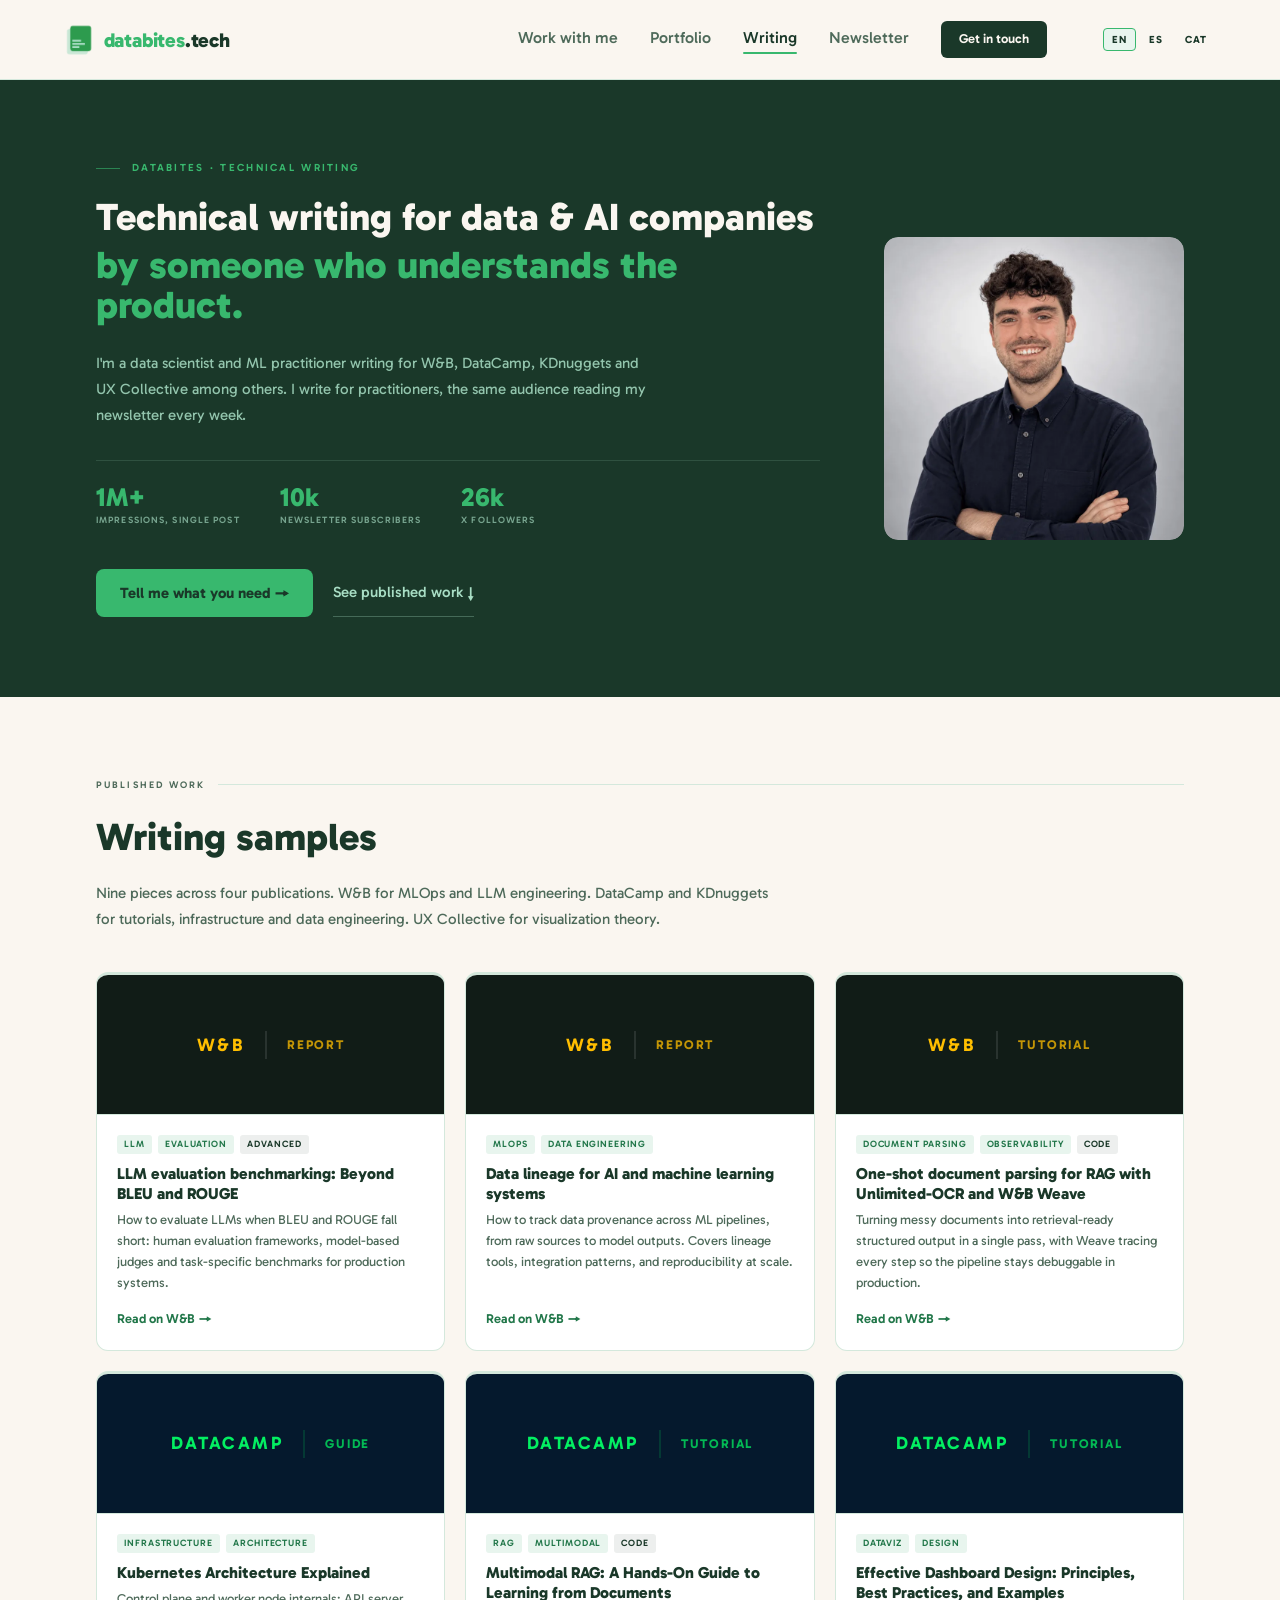
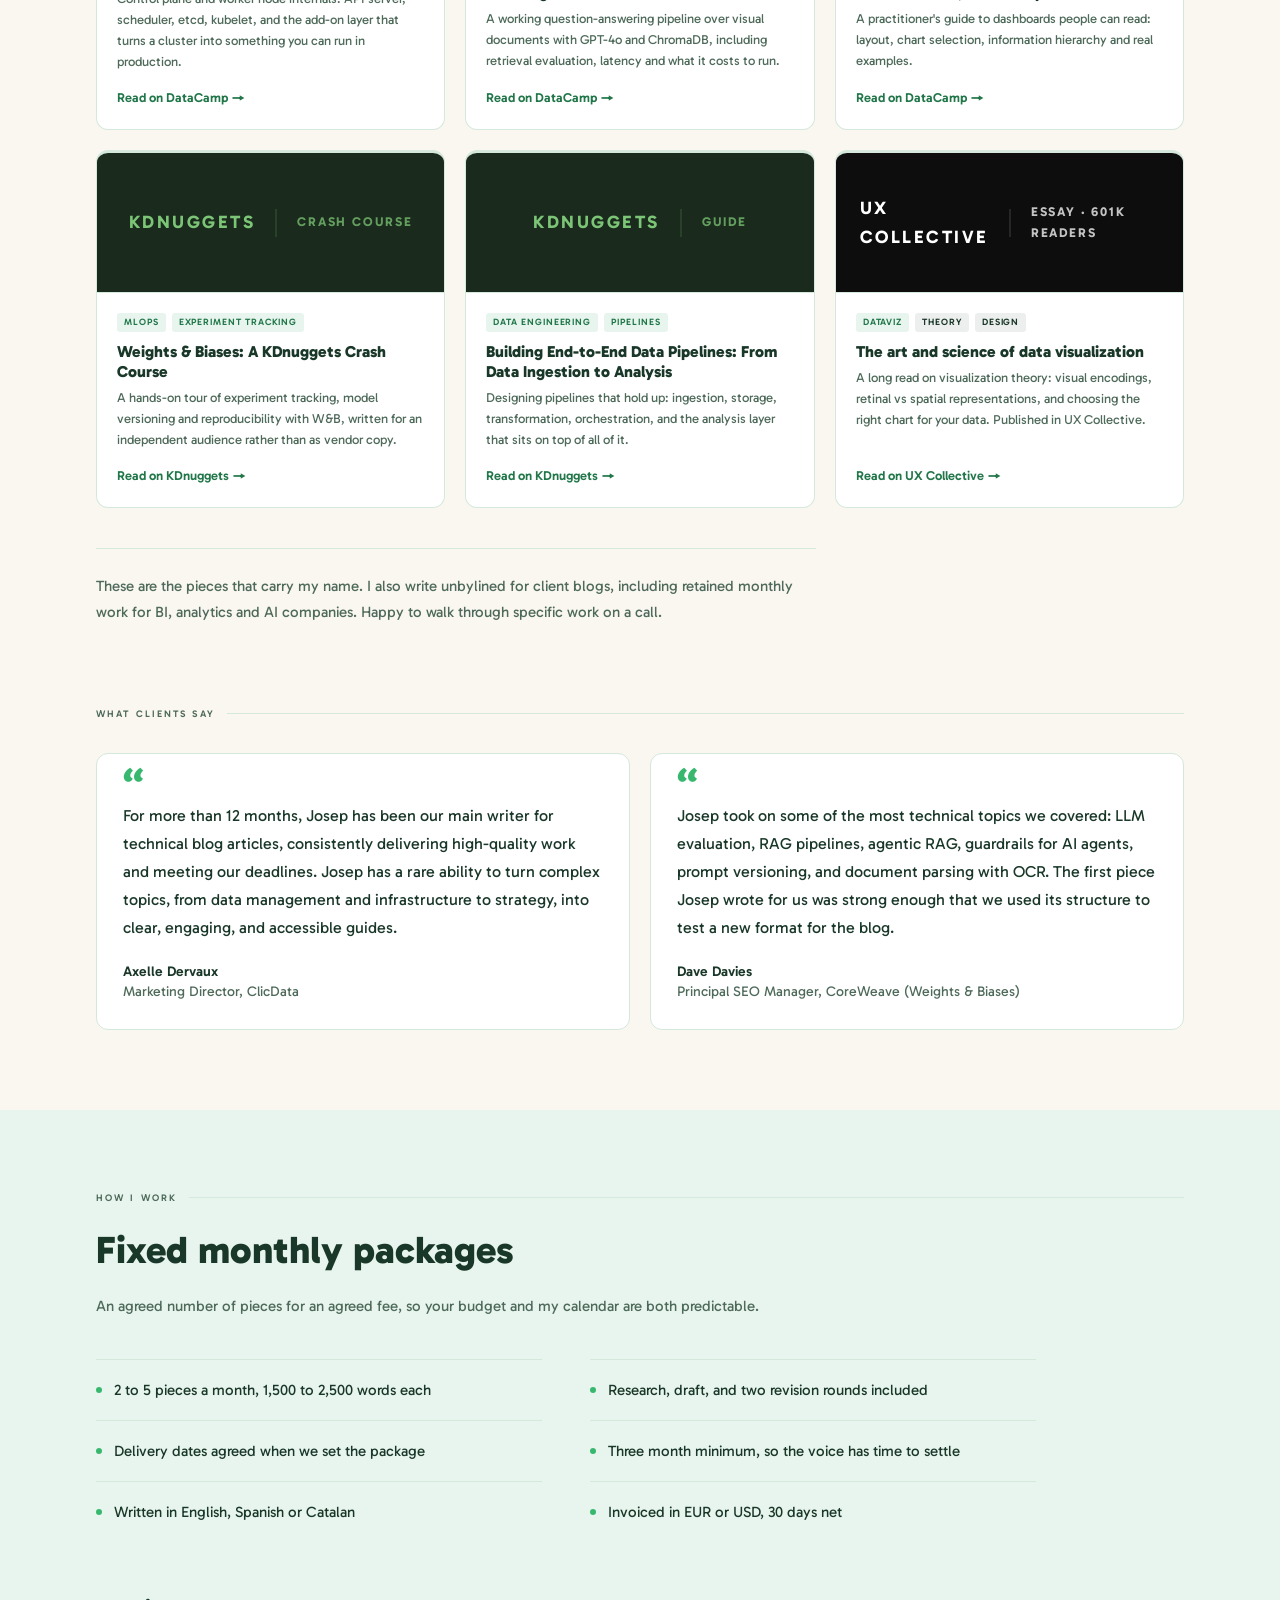
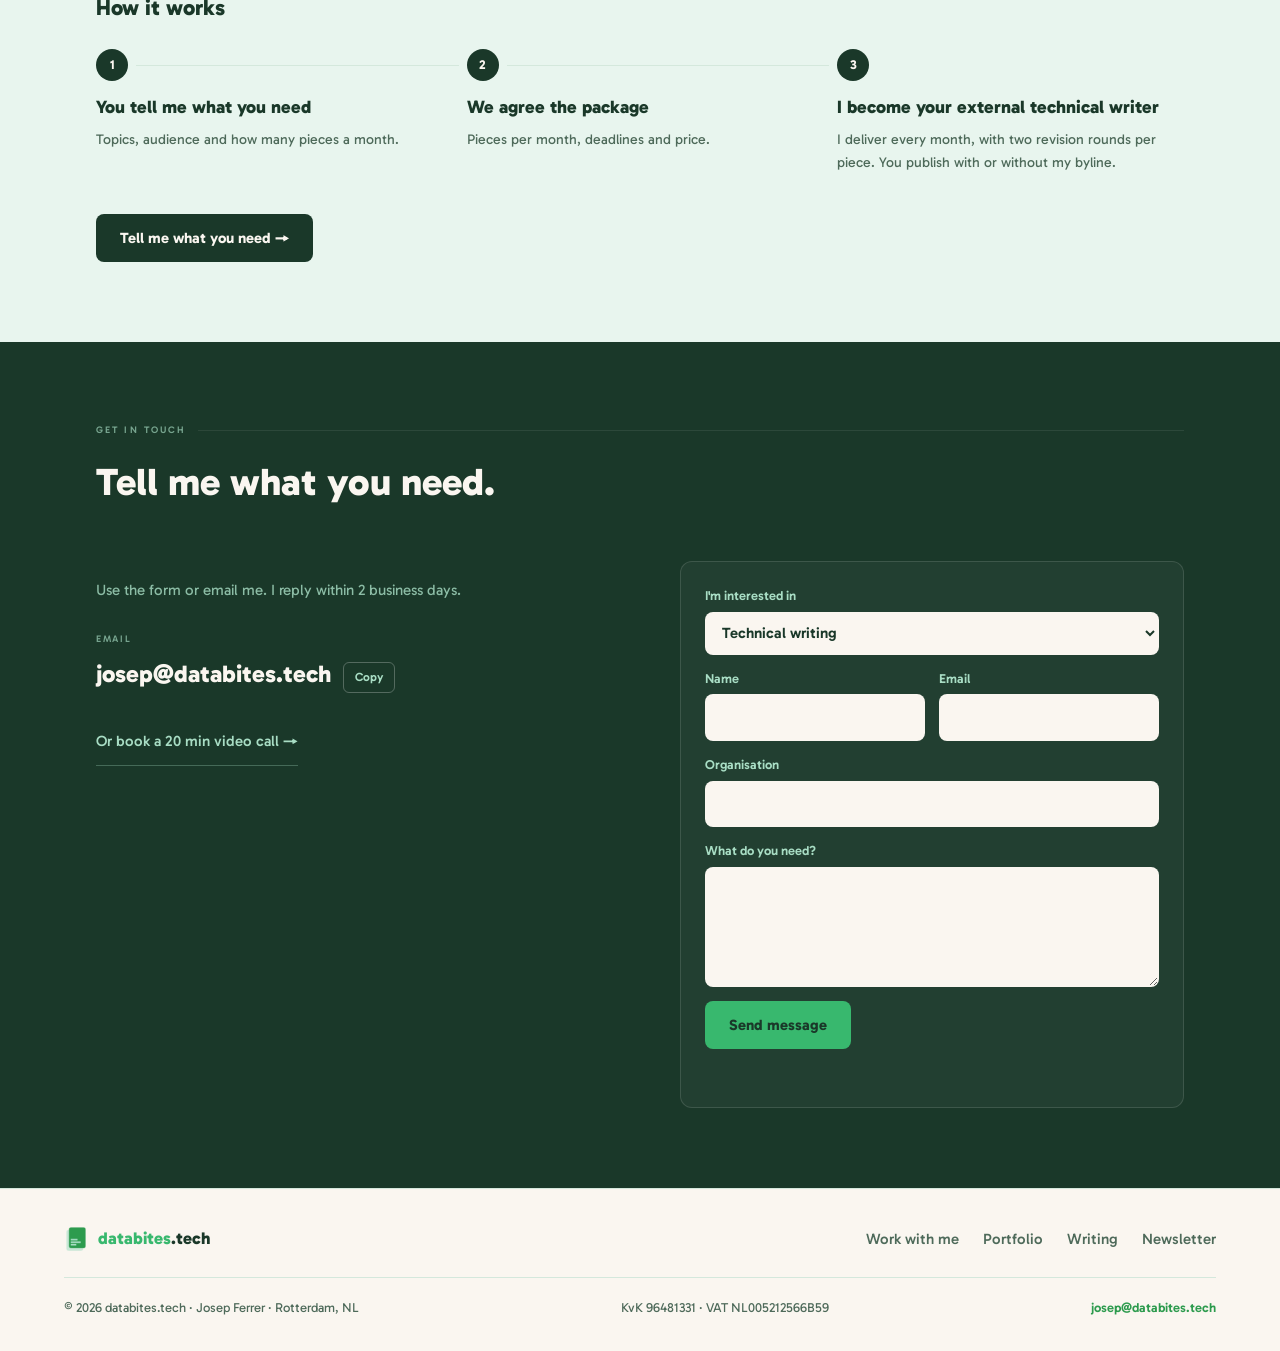
<file: write.html>
<!DOCTYPE html>
<html lang="en">
<head>
<meta charset="UTF-8">
<meta property="og:image" content="https://databites.tech/images/og-write.png">
<meta name="viewport" content="width=device-width, initial-scale=1.0">
<title>Technical Writing · Josep Ferrer · databites</title>
<meta name="description" content="Technical writing for data and AI companies, by a practitioner who understands the product. Published in W&B, DataCamp, KDnuggets and UX Collective.">
<meta property="og:title" content="Technical Writing · Josep Ferrer · databites">
<meta property="og:description" content="Technical writing for data and AI companies, by a practitioner who understands the product. Published in W&B, DataCamp, KDnuggets and UX Collective.">
<meta property="og:url" content="https://databites.tech/write">
<meta name="twitter:card" content="summary_large_image">
<meta name="twitter:image" content="https://databites.tech/images/og-write.png">
<link rel="canonical" href="https://databites.tech/write">
<link rel="icon" href="/favicon.ico" sizes="48x48">
<link rel="icon" type="image/png" href="/images/icon-192.png" sizes="192x192">
<link rel="apple-touch-icon" href="/images/apple-touch-icon.png">
<link rel="preconnect" href="https://fonts.googleapis.com">
<link rel="preconnect" href="https://fonts.gstatic.com" crossorigin>
<link href="https://fonts.googleapis.com/css2?family=Gabarito:wght@400..900&display=swap" rel="stylesheet">
<!-- Analytics: Umami (cookieless). Replace the website ID with the one from your Umami dashboard. -->
<script defer src="https://cloud.umami.is/script.js" data-website-id="04adaf17-975f-40ec-84b1-5efaadd914f6" data-domains="databites.tech,www.databites.tech"></script>

<style>
:root {
  --forest:    #1A3829;
  --green:     #2D9B4E;
  --bright:    #38B86E;
  --mint:      #A8DDC4;
  --mint-pale: #E8F5EE;
  --cream:     #FAF6F0;
  --muted:     #5E7D6A;
  --rule:      #D4E8DC;
  --f-d: 'Gabarito', system-ui, sans-serif;
  --f-b: 'Gabarito', system-ui, sans-serif;
  --f-m: 'Gabarito', system-ui, sans-serif;
}

*, *::before, *::after { box-sizing: border-box; margin: 0; padding: 0; }
html { font-size: 16px; scroll-behavior: smooth; }
body { font-family: var(--f-b); background: var(--cream); color: var(--forest); -webkit-font-smoothing: antialiased; line-height: 1.6; }
a { color: inherit; text-decoration: none; }
img { display: block; max-width: 100%; }

/* NAV */
nav {
  position: sticky; top: 0; z-index: 100;
  background: var(--cream);
  border-bottom: 1px solid var(--rule);
  padding: 0 clamp(2rem, 5vw, 6rem);
  display: flex; align-items: center; justify-content: space-between;
  height: 80px;
}
.nav-logo { display: flex; align-items: center; text-decoration: none; }
.nav-links { display: flex; align-items: center; gap: 2rem; }
.nav-links a { font-size: 1rem; font-weight: 500; color: var(--muted); transition: color .15s; position: relative; padding-bottom: 4px; }
.nav-links a::after { content: ''; position: absolute; bottom: 0; left: 0; width: 0; height: 2px; background: var(--bright); border-radius: 1px; transition: width .22s ease; }
.nav-links a:hover { color: var(--forest); }
.nav-links a:hover::after { width: 100%; }
.nav-links a.active { color: var(--forest); }
.nav-links a.active::after { width: 100%; }
.nav-cta { white-space: nowrap; background: var(--forest); color: var(--cream) !important; font-size: 0.8125rem !important; font-weight: 600 !important; padding: 0.5rem 1.125rem; border-radius: 6px; transition: background .15s !important; }
.nav-cta::after { display: none !important; }
.nav-cta:hover { background: var(--green) !important; }
.lang-switch { display: flex; align-items: center; gap: 0.25rem; margin-left: 1.5rem; }
.lang-btn { font-family: var(--f-m); font-weight: 600; font-size: 0.6rem; font-weight: 700; letter-spacing: 0.1em; text-transform: uppercase; padding: 0.25rem 0.5rem; border-radius: 4px; border: 1px solid transparent; cursor: pointer; color: var(--muted); background: transparent; transition: all .15s; }
.lang-btn:hover { color: var(--forest); border-color: var(--rule); }
.lang-btn.active { color: var(--bright); border-color: var(--bright); background: var(--mint-pale); }

/* BUTTONS */
.btn-reach { display: inline-flex; align-items: center; gap: 0.375rem; background: var(--bright); color: var(--forest); font-family: var(--f-b); font-size: 0.9375rem; font-weight: 700; padding: 0.75rem 1.5rem; border-radius: 8px; transition: background .15s; }
.btn-reach:hover { background: #44d07e; }
.btn-ghost { display: inline-flex; align-items: center; gap: 0.375rem; color: var(--mint); font-family: var(--f-b); font-size: 0.9375rem; font-weight: 500; padding: 0.75rem 0; border-bottom: 1px solid rgba(168,221,196,0.3); transition: color .15s, border-color .15s; }
.btn-ghost:hover { color: var(--cream); border-color: var(--mint); }

/* SECTION SKELETON */
section { padding: 5rem clamp(2rem, 5vw, 6rem); }
.inner { max-width: clamp(900px, 85vw, 1400px); margin: 0 auto; width: 100%; }
.section-label { font-family: var(--f-m); font-weight: 600; font-size: 0.6rem; letter-spacing: 0.22em; text-transform: uppercase; color: var(--muted); margin-bottom: 0.875rem; display: flex; align-items: center; gap: 0.75rem; }
.section-label::after { content: ''; flex: 1; height: 1px; background: var(--rule); }
.section-title { font-family: var(--f-d); font-weight: 800; font-size: clamp(1.75rem, 3vw, 3rem); color: var(--forest); margin-bottom: 0.75rem; }
.section-sub { font-size: clamp(0.9375rem, 1.1vw, 1.125rem); color: var(--muted); max-width: 680px; line-height: 1.75; }

/* HERO */
#hero { background: var(--forest); padding: 5rem clamp(2rem, 5vw, 6rem); }
.hero-inner { max-width: clamp(900px, 85vw, 1400px); margin: 0 auto; display: grid; grid-template-columns: 1fr 300px; gap: 4rem; align-items: center; }
.hero-eyebrow { font-family: var(--f-m); font-weight: 600; font-size: 0.65rem; letter-spacing: 0.22em; text-transform: uppercase; color: var(--bright); margin-bottom: 1.25rem; display: flex; align-items: center; gap: 0.75rem; }
.hero-eyebrow::before { content: ''; width: 24px; height: 1.5px; background: var(--bright); opacity: 0.6; }
.hero-h1 { font-family: var(--f-d); font-weight: 800; font-size: clamp(1.75rem, 3vw, 2.75rem); line-height: 1.05; color: var(--cream); margin-bottom: 0.5rem; max-width: 820px; }
.hero-sub { font-family: var(--f-d); font-weight: 800; font-size: clamp(1.75rem, 3vw, 2.75rem); line-height: 1.05; color: var(--bright); margin-bottom: 1.5rem; max-width: 820px; }
.hero-desc { font-size: clamp(0.9375rem, 1.1vw, 1.0625rem); color: var(--mint); opacity: 0.85; line-height: 1.75; max-width: 560px; margin-bottom: 2rem; }
.hero-proof { display: flex; gap: 2.5rem; flex-wrap: wrap; padding-top: 1.5rem; border-top: 1px solid rgba(168,221,196,0.15); margin-bottom: 2.5rem; }
.proof-stat { display: flex; flex-direction: column; gap: 2px; }
.proof-num { font-family: var(--f-d); font-weight: 800; font-size: 1.625rem; color: var(--bright); line-height: 1; }
.proof-label { font-family: var(--f-m); font-weight: 600; font-size: 0.58rem; letter-spacing: 0.12em; text-transform: uppercase; color: var(--mint); opacity: 0.65; }
.hero-cta { display: flex; align-items: center; gap: 1.25rem; flex-wrap: wrap; }
.hero-photo { border-radius: 14px; overflow: hidden; }
.hero-photo img { width: 100%; height: 100%; object-fit: cover; object-position: center top; display: block; border-radius: 14px; }

/* PORTFOLIO GRID */
#samples { background: var(--cream); }
.portfolio-grid { display: grid; grid-template-columns: repeat(3, 1fr); gap: 1.25rem; margin-top: 2.5rem; }
.portfolio-card { border: 1px solid var(--rule); border-radius: 12px; overflow: hidden; background: white; transition: transform .2s, box-shadow .2s, border-top-color .2s; border-top: 3px solid var(--rule); display: flex; flex-direction: column; }
.portfolio-card:hover { transform: translateY(-3px); box-shadow: 0 8px 28px rgba(26,56,41,0.08); border-top-color: var(--bright); }
.pc-img { height: 140px; display: flex; align-items: center; justify-content: center; border-bottom: 1px solid var(--rule); padding: 0 1.5rem; gap: 1.25rem; flex-shrink: 0; }
.pc-pub { font-family: var(--f-m); font-weight: 600; font-size: 1.125rem; letter-spacing: 0.14em; text-transform: uppercase; font-weight: 700; }
.pc-pub-sep { width: 2px; height: 28px; flex-shrink: 0; }
.pc-pub-type { font-family: var(--f-m); font-weight: 600; font-size: 0.8rem; letter-spacing: 0.14em; text-transform: uppercase; font-weight: 700; }
.pc-body { padding: 1.25rem; flex: 1; display: flex; flex-direction: column; }
.pc-tags { display: flex; gap: 0.375rem; flex-wrap: wrap; margin-bottom: 0.625rem; }
.pc-tag { font-family: var(--f-m); font-weight: 600; font-size: 0.58rem; letter-spacing: 0.1em; text-transform: uppercase; padding: 2px 7px; border-radius: 3px; }
.pc-tag.green  { background: var(--mint-pale); color: var(--green); }
.pc-tag.forest { background: rgba(26,56,41,0.08); color: var(--forest); }
.pc-title { font-family: var(--f-d); font-weight: 800; font-size: 1rem; color: var(--forest); margin-bottom: 0.375rem; line-height: 1.25; }
.pc-desc { font-size: 0.8125rem; color: var(--muted); line-height: 1.6; flex: 1; }
.pc-link { margin-top: 1rem; font-size: 0.8125rem; font-weight: 600; color: var(--green); display: flex; align-items: center; gap: 0.25rem; transition: color .15s; }
.pc-link:hover { color: var(--forest); }
.pc-link::after { content: '→'; }
.samples-note { margin-top: 2.5rem; padding-top: 1.5rem; border-top: 1px solid var(--rule); font-size: 0.9375rem; color: var(--muted); line-height: 1.75; max-width: 720px; }

/* QUOTES */
#quotes { background: var(--cream); padding-top: 0; }
.quote-grid { display: grid; grid-template-columns: 1fr 1fr; gap: 1.25rem; margin-top: 2rem; }
.quote { background: white; border: 1px solid var(--rule); border-radius: 12px; padding: 1.75rem 1.625rem; display: flex; flex-direction: column; gap: 1.25rem; }
.quote-text { font-size: 1rem; line-height: 1.75; color: var(--forest); }
.quote-text::before { content: '\201C'; font-family: var(--f-d); font-weight: 800; font-size: 2.5rem; line-height: 0; color: var(--bright); display: block; height: 1.25rem; }
.quote-who { font-size: 0.875rem; color: var(--muted); line-height: 1.4; margin-top: auto; }
.quote-who strong { display: block; color: var(--forest); font-weight: 600; }
@media (max-width: 900px) { .quote-grid { grid-template-columns: 1fr; } }

/* HOW I WORK */
#work { background: var(--mint-pale); }
.work-grid { display: grid; grid-template-columns: repeat(2, 1fr); gap: 0 3rem; margin-top: 2.5rem; max-width: 940px; }
.work-item { display: flex; gap: 0.75rem; align-items: flex-start; padding: 1.125rem 0; border-top: 1px solid var(--rule); }
.work-item::before { content: ''; width: 6px; height: 6px; border-radius: 50%; background: var(--bright); flex-shrink: 0; margin-top: 0.55rem; }
.work-text { font-size: 0.9375rem; color: var(--forest); line-height: 1.6; }
@media (max-width: 700px) { .work-grid { grid-template-columns: 1fr; } }

/* CONTACT */
.how-title { font-family: var(--f-d); font-weight: 800; font-size: 1.375rem; color: var(--forest); margin-top: 3rem; }
.steps { list-style: none; display: grid; grid-template-columns: repeat(3, 1fr); gap: 1.5rem; margin-top: 1.5rem; counter-reset: step; }
.step { counter-increment: step; position: relative; padding-top: 2.75rem; min-width: 0; }
.step::before { content: counter(step); position: absolute; top: 0; left: 0; width: 2rem; height: 2rem; border-radius: 50%; background: var(--forest); color: var(--cream); font-family: var(--f-m); font-weight: 700; font-size: 0.8rem; display: flex; align-items: center; justify-content: center; }
.step::after { content: ''; position: absolute; top: 1rem; left: 2.5rem; right: -1rem; height: 1px; background: var(--rule); }
.step:last-child::after { display: none; }
.step-title { font-family: var(--f-d); font-weight: 800; font-size: 1.125rem; color: var(--forest); margin-bottom: 0.375rem; }
.step-desc { font-size: 0.875rem; color: var(--muted); line-height: 1.65; }
.work-cta { margin-top: 2.5rem; }
.btn-dark { display: inline-flex; align-items: center; gap: 0.375rem; background: var(--forest); color: var(--cream); font-family: var(--f-b); font-size: 0.9375rem; font-weight: 700; padding: 0.75rem 1.5rem; border-radius: 8px; transition: background .15s; }
.btn-dark:hover { background: var(--green); }
.contact-actions { margin-top: 1.5rem; }
.contact-form select { font: inherit; font-size: 0.9375rem; color: var(--forest); background: var(--cream); border: 1px solid transparent; border-radius: 8px; padding: 0.65rem 0.75rem; width: 100%; }
@media (max-width: 900px) { .steps { grid-template-columns: 1fr; } .step::after { display: none; } }
.contact-box { border: 1px solid rgba(255,255,255,0.12); border-radius: 12px; padding: 1.5rem; background: rgba(255,255,255,0.04); }
.contact-box ul { list-style: none; display: flex; flex-direction: column; gap: 0.625rem; margin-top: 1.25rem; }
.contact-box li { font-size: 0.875rem; color: var(--mint); line-height: 1.55; display: flex; gap: 0.625rem; }
.contact-box li::before { content: '→'; font-family: var(--f-m); font-weight: 600; color: var(--bright); flex-shrink: 0; }
#contact { background: var(--forest); }
#contact .section-label { color: var(--mint); opacity: 0.65; }
#contact .section-label::after { background: rgba(255,255,255,0.12); }
#contact .section-title { color: var(--cream); }
.contact-grid { display: grid; grid-template-columns: 1fr 1fr; gap: 5rem; margin-top: 3rem; align-items: start; }
.contact-email-label { font-family: var(--f-m); font-weight: 600; font-size: 0.6rem; letter-spacing: 0.18em; text-transform: uppercase; color: var(--mint); opacity: 0.65; margin-bottom: 0.5rem; }
.contact-email { font-family: var(--f-d); font-weight: 800; font-size: 1.5rem; color: var(--cream); transition: color .15s; display: inline-block; }
.contact-email:hover { color: var(--bright); }
.contact-desc { font-size: 0.9375rem; color: var(--mint); opacity: 0.8; line-height: 1.75; margin-top: 1rem; }
.contact-links { display: flex; flex-direction: column; gap: 0.75rem; }
.contact-link { display: flex; align-items: center; justify-content: space-between; padding: 1rem 1.25rem; border-radius: 10px; border: 1px solid rgba(255,255,255,0.1); background: rgba(255,255,255,0.04); transition: background .15s, border-color .15s; }
.contact-link:hover { background: rgba(255,255,255,0.08); border-color: rgba(255,255,255,0.2); }
.cl-left { display: flex; align-items: center; gap: 0.875rem; }
.cl-platform { font-family: var(--f-m); font-weight: 600; font-size: 0.6rem; letter-spacing: 0.14em; text-transform: uppercase; color: var(--mint); opacity: 0.65; }
.cl-handle { font-size: 0.9375rem; font-weight: 500; color: var(--cream); margin-top: 1px; }
.cl-stat { font-family: var(--f-m); font-weight: 600; font-size: 0.65rem; color: var(--bright); letter-spacing: 0.08em; }
.cl-arrow { color: var(--mint); opacity: 0.4; font-size: 1rem; }

/* FOOTER */
footer { background: var(--cream); border-top: 1px solid var(--rule); padding: 2rem 2.5rem; display: flex; align-items: center; justify-content: space-between; flex-wrap: wrap; gap: 1rem; }
.footer-left { display: flex; align-items: center; gap: 0.875rem; }
.footer-right { font-family: var(--f-m); font-weight: 600; font-size: 0.58rem; letter-spacing: 0.1em; color: var(--muted); opacity: 0.7; }

/* RESPONSIVE */
@media (max-width: 900px) {
  .portfolio-grid { grid-template-columns: 1fr 1fr; }
  .contact-grid { grid-template-columns: 1fr; gap: 2rem; }
  .nav-links { display: flex; gap: 0.75rem; }
  .nav-links a:not(.nav-cta) { display: none; }
  .lang-switch { margin-left: 0.25rem; }
  section { padding: 4rem 1.5rem; }
  #hero { padding: 4rem 1.5rem; }
  .hero-inner { grid-template-columns: 1fr; gap: 2rem; }
  .hero-photo { display: none; }
  .hero-proof { gap: 1.5rem; }
}
@media (max-width: 540px) {
  .portfolio-grid { grid-template-columns: 1fr; }
  .nav-word { display: none; }
  .nav-cta { padding: 0.45rem 0.75rem; }
}
</style>
<link rel="stylesheet" href="/site.css">

<script type="application/ld+json">{"@context":"https://schema.org","@graph":[{"@type":"Person","@id":"https://databites.tech/#josep","name":"Josep Ferrer","url":"https://databites.tech","image":"https://databites.tech/images/headshot.webp","jobTitle":"Freelance data scientist","email":"mailto:josep@databites.tech","description":"Data scientist based in Rotterdam. Builds maps, analyses and GenAI tools for organisations, teaches data visualisation and GenAI, and writes technical content for data and AI companies.","address":{"@type":"PostalAddress","addressLocality":"Rotterdam","addressCountry":"NL"},"knowsAbout":["Data visualisation","Maps and geospatial analysis","Data storytelling","Python","Generative AI and LLMs","Machine learning","Technical writing"],"knowsLanguage":["en","es","ca"],"alumniOf":[{"@type":"CollegeOrUniversity","name":"Universitat Politècnica de Catalunya"},{"@type":"CollegeOrUniversity","name":"Universitat Pompeu Fabra"}],"sameAs":["https://www.linkedin.com/in/iamjosepferrer","https://x.com/iamjosepferrer","https://github.com/iamjosepferrer","https://substack.com/@iamjosepferrer","https://reads.databites.tech","https://orcid.org/0009-0004-5165-0350"]},{"@type":"ProfessionalService","@id":"https://databites.tech/#databites","name":"databites","url":"https://databites.tech/work-with-me","founder":{"@id":"https://databites.tech/#josep"},"email":"josep@databites.tech","vatID":"NL005212566B59","identifier":{"@type":"PropertyValue","propertyID":"KvK","value":"96481331"},"address":{"@type":"PostalAddress","addressLocality":"Rotterdam","addressCountry":"NL"},"areaServed":"Europe","image":"https://databites.tech/images/og-work.png","hasOfferCatalog":{"@type":"OfferCatalog","name":"Ways to work together","itemListElement":[{"@type":"Offer","itemOffered":{"@type":"Service","name":"Data projects","description":"Pilots, retainers and data stories built on your own data: maps, analyses and GenAI tools."}},{"@type":"Offer","itemOffered":{"@type":"Service","name":"Workshops, webinars and talks","description":"Training in data visualisation and GenAI for teams, online or on-site, in English, Spanish or Catalan."}},{"@type":"Offer","itemOffered":{"@type":"Service","name":"Technical writing","description":"Monthly packages of tutorials and articles for data and AI companies, in English, Spanish or Catalan."}},{"@type":"Offer","itemOffered":{"@type":"Service","name":"Sponsorship","description":"Sponsored charts, newsletter slots and sponsored posts reaching data and AI professionals."}}]}},{"@type":"WebSite","@id":"https://databites.tech/#website","name":"databites.tech","url":"https://databites.tech","inLanguage":["en","es","ca"],"publisher":{"@id":"https://databites.tech/#josep"}}]}</script>
</head>
<body>

<!-- NAV -->
<nav>
  <a href="/" class="nav-logo" aria-label="databites.tech home" style="display:flex;align-items:center;gap:0.625rem;">
    <img src="/images/databitestech_logo.png" alt="" width="30" height="34" style="height:34px;width:auto;">
    <span class="nav-word" style="font-family:'Gabarito',system-ui,sans-serif;font-weight:800;font-size:1.25rem;line-height:1;letter-spacing:-0.01em;"><span style="color:#38B86E;">databites</span><span style="color:#1A3829;">.tech</span></span>
  </a>
  <div class="nav-links">
    <div class="nav-menu" id="nav-menu">
      <a href="/work-with-me" data-nav="work">Work with me</a>
      <a href="/projects" data-nav="portfolio">Portfolio</a>
      <a href="/write" data-nav="writing" class="active">Writing</a>
      <a href="https://reads.databites.tech" data-nav="newsletter" target="_blank" rel="noopener" data-umami-event="newsletter-click" data-umami-event-location="nav">Newsletter</a>
    </div>
    <a href="#contact" class="nav-cta" data-umami-event="contact-click" data-umami-event-location="nav" data-nav="contact">Get in touch</a>
    <div class="lang-switch">
      <button class="lang-btn active" onclick="setLang('en')">EN</button>
      <button class="lang-btn" onclick="setLang('es')">ES</button>
      <button class="lang-btn" onclick="setLang('ca')">CAT</button>
    </div>
    <button class="nav-toggle" type="button" aria-label="Menu" aria-expanded="false" aria-controls="nav-menu"><span></span><span></span><span></span></button>
  </div>
</nav>

<!-- HERO -->
<section id="hero">
  <div class="hero-inner">
    <div class="hero-left">
      <div class="hero-eyebrow" data-i18n="hero.eyebrow">databites · Technical Writing</div>
      <h1 class="hero-h1" data-i18n="hero.h1">Technical writing for data & AI companies</h1>
      <p class="hero-sub" data-i18n="hero.sub">by someone who understands the product.</p>
      <p class="hero-desc" data-i18n="hero.desc">I'm a data scientist and ML practitioner writing for W&B, DataCamp, KDnuggets and UX Collective among others. I write for practitioners, the same audience reading my newsletter every week.</p>
      <div class="hero-proof">
        <div class="proof-stat">
          <span class="proof-num">1M+</span>
          <span class="proof-label" data-i18n="hero.label1">impressions, single post</span>
        </div>
        <div class="proof-stat">
          <span class="proof-num" data-audience="newsletter">10k</span>
          <span class="proof-label" data-i18n="hero.label2">newsletter subscribers</span>
        </div>
        <div class="proof-stat">
          <span class="proof-num" data-audience="x">26k</span>
          <span class="proof-label" data-i18n="hero.label3">X followers</span>
        </div>
      </div>
      <div class="hero-cta">
        <a href="#contact" class="btn-reach" data-umami-event="hero-cta" data-umami-event-location="write" data-i18n="hero.cta1">Tell me what you need →</a>
        <a href="#samples" class="btn-ghost" data-i18n="hero.cta2">See published work ↓</a>
      </div>
    </div>
    <div class="hero-photo">
      <img src="images/headshot.webp" alt="Josep Ferrer" width="794" height="800">
    </div>
  </div>
</section>

<!-- WRITING SAMPLES -->
<section id="samples">
  <div class="inner">
    <div class="section-label" data-i18n="samples.label">Published work</div>
    <h2 class="section-title" data-i18n="samples.title">Writing samples</h2>
    <p class="section-sub" data-i18n="samples.sub">Nine pieces across four publications. W&amp;B for MLOps and LLM engineering. DataCamp and KDnuggets for tutorials, infrastructure and data engineering. UX Collective for visualization theory.</p>

    <div class="portfolio-grid">

      <a href="https://wandb.ai/ai-team-articles/llm-evaluation/reports/LLM-evaluation-benchmarking-Beyond-BLEU-and-ROUGE--VmlldzoxNTIzMTY0NQ" target="_blank" rel="noopener" class="portfolio-card">
        <div class="pc-img" style="background:#111c17;">
          <span class="pc-pub" style="color:#FFBE00;">W&amp;B</span>
          <span class="pc-pub-sep" style="background:rgba(255,255,255,0.1);"></span>
          <span class="pc-pub-type" style="color:rgba(255,190,0,0.75);" data-i18n="card.type.report">Report</span>
        </div>
        <div class="pc-body">
          <div class="pc-tags"><span class="pc-tag green">LLM</span><span class="pc-tag green">Evaluation</span><span class="pc-tag forest" data-i18n="card.tag.advanced">Advanced</span></div>
          <div class="pc-title" data-i18n="card1.title">LLM evaluation benchmarking: Beyond BLEU and ROUGE</div>
          <div class="pc-desc" data-i18n="card1.desc">How to evaluate LLMs when BLEU and ROUGE fall short: human evaluation frameworks, model-based judges and task-specific benchmarks for production systems.</div>
          <div class="pc-link" data-i18n="card.read.wb">Read on W&amp;B</div>
        </div>
      </a>

      <a href="https://wandb.ai/ai-team-articles/llm-evaluation/reports/Data-lineage-for-AI-and-machine-learning-systems--VmlldzoxNTQxODYxMQ" target="_blank" rel="noopener" class="portfolio-card">
        <div class="pc-img" style="background:#111c17;">
          <span class="pc-pub" style="color:#FFBE00;">W&amp;B</span>
          <span class="pc-pub-sep" style="background:rgba(255,255,255,0.1);"></span>
          <span class="pc-pub-type" style="color:rgba(255,190,0,0.75);" data-i18n="card.type.report">Report</span>
        </div>
        <div class="pc-body">
          <div class="pc-tags"><span class="pc-tag green">MLOps</span><span class="pc-tag green">Data Engineering</span></div>
          <div class="pc-title" data-i18n="card2.title">Data lineage for AI and machine learning systems</div>
          <div class="pc-desc" data-i18n="card2.desc">How to track data provenance across ML pipelines, from raw sources to model outputs. Covers lineage tools, integration patterns, and reproducibility at scale.</div>
          <div class="pc-link" data-i18n="card.read.wb">Read on W&amp;B</div>
        </div>
      </a>

      <a href="https://wandb.ai/ai-team-articles/llm-evaluation/reports/Tutorial-One-shot-document-parsing-for-RAG-with-Unlimited-OCR-and-W-B-Weave--VmlldzoxNzYwNTQzMQ" target="_blank" rel="noopener" class="portfolio-card">
        <div class="pc-img" style="background:#111c17;">
          <span class="pc-pub" style="color:#FFBE00;">W&amp;B</span>
          <span class="pc-pub-sep" style="background:rgba(255,255,255,0.1);"></span>
          <span class="pc-pub-type" style="color:rgba(255,190,0,0.75);" data-i18n="card.type.tutorial">Tutorial</span>
        </div>
        <div class="pc-body">
          <div class="pc-tags"><span class="pc-tag green">Document Parsing</span><span class="pc-tag green">Observability</span><span class="pc-tag forest" data-i18n="card.tag.code">Code</span></div>
          <div class="pc-title" data-i18n="card3.title">One-shot document parsing for RAG with Unlimited-OCR and W&amp;B Weave</div>
          <div class="pc-desc" data-i18n="card3.desc">Turning messy documents into retrieval-ready structured output in a single pass, with Weave tracing every step so the pipeline stays debuggable in production.</div>
          <div class="pc-link" data-i18n="card.read.wb">Read on W&amp;B</div>
        </div>
      </a>

      <a href="https://www.datacamp.com/blog/kubernetes-architecture-explained" target="_blank" rel="noopener" class="portfolio-card">
        <div class="pc-img" style="background:#05192D;">
          <span class="pc-pub" style="color:#03EF62;">DataCamp</span>
          <span class="pc-pub-sep" style="background:rgba(3,239,98,0.15);"></span>
          <span class="pc-pub-type" style="color:rgba(3,239,98,0.75);" data-i18n="card.type.guide">Guide</span>
        </div>
        <div class="pc-body">
          <div class="pc-tags"><span class="pc-tag green">Infrastructure</span><span class="pc-tag green">Architecture</span></div>
          <div class="pc-title" data-i18n="card4.title">Kubernetes Architecture Explained</div>
          <div class="pc-desc" data-i18n="card4.desc">Control plane and worker node internals: API server, scheduler, etcd, kubelet, and the add-on layer that turns a cluster into something you can run in production.</div>
          <div class="pc-link" data-i18n="card.read.dc">Read on DataCamp</div>
        </div>
      </a>

      <a href="https://www.datacamp.com/tutorial/multimodal-rag" target="_blank" rel="noopener" class="portfolio-card">
        <div class="pc-img" style="background:#05192D;">
          <span class="pc-pub" style="color:#03EF62;">DataCamp</span>
          <span class="pc-pub-sep" style="background:rgba(3,239,98,0.15);"></span>
          <span class="pc-pub-type" style="color:rgba(3,239,98,0.75);" data-i18n="card.type.tutorial">Tutorial</span>
        </div>
        <div class="pc-body">
          <div class="pc-tags"><span class="pc-tag green">RAG</span><span class="pc-tag green">Multimodal</span><span class="pc-tag forest" data-i18n="card.tag.code">Code</span></div>
          <div class="pc-title" data-i18n="card5.title">Multimodal RAG: A Hands-On Guide to Learning from Documents</div>
          <div class="pc-desc" data-i18n="card5.desc">A working question-answering pipeline over visual documents with GPT-4o and ChromaDB, including retrieval evaluation, latency and what it costs to run.</div>
          <div class="pc-link" data-i18n="card.read.dc">Read on DataCamp</div>
        </div>
      </a>

      <a href="https://www.datacamp.com/tutorial/dashboard-design-tutorial" target="_blank" rel="noopener" class="portfolio-card">
        <div class="pc-img" style="background:#05192D;">
          <span class="pc-pub" style="color:#03EF62;">DataCamp</span>
          <span class="pc-pub-sep" style="background:rgba(3,239,98,0.15);"></span>
          <span class="pc-pub-type" style="color:rgba(3,239,98,0.75);" data-i18n="card.type.tutorial">Tutorial</span>
        </div>
        <div class="pc-body">
          <div class="pc-tags"><span class="pc-tag green">DataViz</span><span class="pc-tag green">Design</span></div>
          <div class="pc-title" data-i18n="card6.title">Effective Dashboard Design: Principles, Best Practices, and Examples</div>
          <div class="pc-desc" data-i18n="card6.desc">A practitioner's guide to dashboards people can read: layout, chart selection, information hierarchy and real examples.</div>
          <div class="pc-link" data-i18n="card.read.dc">Read on DataCamp</div>
        </div>
      </a>

      <a href="https://www.kdnuggets.com/weights-biases-a-kdnuggets-crash-course" target="_blank" rel="noopener" class="portfolio-card">
        <div class="pc-img" style="background:#1A2A1D;">
          <span class="pc-pub" style="color:#7CC576;">KDnuggets</span>
          <span class="pc-pub-sep" style="background:rgba(124,197,118,0.15);"></span>
          <span class="pc-pub-type" style="color:rgba(124,197,118,0.75);" data-i18n="card.type.crashcourse">Crash Course</span>
        </div>
        <div class="pc-body">
          <div class="pc-tags"><span class="pc-tag green">MLOps</span><span class="pc-tag green">Experiment Tracking</span></div>
          <div class="pc-title" data-i18n="card7.title">Weights &amp; Biases: A KDnuggets Crash Course</div>
          <div class="pc-desc" data-i18n="card7.desc">A hands-on tour of experiment tracking, model versioning and reproducibility with W&amp;B, written for an independent audience rather than as vendor copy.</div>
          <div class="pc-link" data-i18n="card.read.kd">Read on KDnuggets</div>
        </div>
      </a>

      <a href="https://www.kdnuggets.com/building-end-to-end-data-pipelines-from-data-ingestion-to-analysis" target="_blank" rel="noopener" class="portfolio-card">
        <div class="pc-img" style="background:#1A2A1D;">
          <span class="pc-pub" style="color:#7CC576;">KDnuggets</span>
          <span class="pc-pub-sep" style="background:rgba(124,197,118,0.15);"></span>
          <span class="pc-pub-type" style="color:rgba(124,197,118,0.75);" data-i18n="card.type.guide">Guide</span>
        </div>
        <div class="pc-body">
          <div class="pc-tags"><span class="pc-tag green">Data Engineering</span><span class="pc-tag green">Pipelines</span></div>
          <div class="pc-title" data-i18n="card8.title">Building End-to-End Data Pipelines: From Data Ingestion to Analysis</div>
          <div class="pc-desc" data-i18n="card8.desc">Designing pipelines that hold up: ingestion, storage, transformation, orchestration, and the analysis layer that sits on top of all of it.</div>
          <div class="pc-link" data-i18n="card.read.kd">Read on KDnuggets</div>
        </div>
      </a>

      <a href="https://uxdesign.cc/the-art-and-science-of-data-visualization-4382a38c1935" target="_blank" rel="noopener" class="portfolio-card">
        <div class="pc-img" style="background:#0d0d0d;">
          <span class="pc-pub" style="color:#ffffff;">UX Collective</span>
          <span class="pc-pub-sep" style="background:rgba(255,255,255,0.1);"></span>
          <span class="pc-pub-type" style="color:rgba(255,255,255,0.75);" data-i18n="card.type.essay">Essay · 601K readers</span>
        </div>
        <div class="pc-body">
          <div class="pc-tags"><span class="pc-tag green">DataViz</span><span class="pc-tag forest" data-i18n="card.tag.theory">Theory</span><span class="pc-tag forest">Design</span></div>
          <div class="pc-title" data-i18n="card9.title">The art and science of data visualization</div>
          <div class="pc-desc" data-i18n="card9.desc">A long read on visualization theory: visual encodings, retinal vs spatial representations, and choosing the right chart for your data. Published in UX Collective.</div>
          <div class="pc-link" data-i18n="card.read.ux">Read on UX Collective</div>
        </div>
      </a>

    </div>

    <p class="samples-note" data-i18n="samples.note">These are the pieces that carry my name. I also write unbylined for client blogs, including retained monthly work for BI, analytics and AI companies. Happy to walk through specific work on a call.</p>
  </div>
</section>

<!-- TESTIMONIALS (quotes kept in their original English) -->
<section id="quotes">
  <div class="inner">
    <div class="section-label" data-i18n="quotes.label">What clients say</div>
    <div class="quote-grid">
      <figure class="quote">
        <blockquote class="quote-text">For more than 12 months, Josep has been our main writer for technical blog articles, consistently delivering high-quality work and meeting our deadlines. Josep has a rare ability to turn complex topics, from data management and infrastructure to strategy, into clear, engaging, and accessible guides.</blockquote>
        <figcaption class="quote-who"><strong>Axelle Dervaux</strong>Marketing Director, ClicData</figcaption>
      </figure>
      <figure class="quote">
        <blockquote class="quote-text">Josep took on some of the most technical topics we covered: LLM evaluation, RAG pipelines, agentic RAG, guardrails for AI agents, prompt versioning, and document parsing with OCR. The first piece Josep wrote for us was strong enough that we used its structure to test a new format for the blog.</blockquote>
        <figcaption class="quote-who"><strong>Dave Davies</strong>Principal SEO Manager, CoreWeave (Weights &amp; Biases)</figcaption>
      </figure>
    </div>
  </div>
</section>

<!-- HOW I WORK -->
<section id="work">
  <div class="inner">
    <div class="section-label" data-i18n="work.label">How I work</div>
    <h2 class="section-title" data-i18n="work.title">Fixed monthly packages</h2>
    <p class="section-sub" data-i18n="work.sub">An agreed number of pieces for an agreed fee, so your budget and my calendar are both predictable.</p>
    <div class="work-grid">
      <div class="work-item"><span class="work-text" data-i18n="work.i1">2 to 5 pieces a month, 1,500 to 2,500 words each</span></div>
      <div class="work-item"><span class="work-text" data-i18n="work.i2">Research, draft, and two revision rounds included</span></div>
      <div class="work-item"><span class="work-text" data-i18n="work.i3">Delivery dates agreed when we set the package</span></div>
      <div class="work-item"><span class="work-text" data-i18n="work.i4">Three month minimum, so the voice has time to settle</span></div>
      <div class="work-item"><span class="work-text" data-i18n="work.i5">Written in English, Spanish or Catalan</span></div>
      <div class="work-item"><span class="work-text" data-i18n="work.i6">Invoiced in EUR or USD, 30 days net</span></div>
    </div>
    <h3 class="how-title" data-i18n="how.title">How it works</h3>
    <ol class="steps">
      <li class="step"><h4 class="step-title" data-i18n="how.1.t">You tell me what you need</h4><p class="step-desc" data-i18n="how.1.d">Topics, audience and how many pieces a month.</p></li>
      <li class="step"><h4 class="step-title" data-i18n="how.2.t">We agree the package</h4><p class="step-desc" data-i18n="how.2.d">Pieces per month, deadlines and price.</p></li>
      <li class="step"><h4 class="step-title" data-i18n="how.3.t">I become your external technical writer</h4><p class="step-desc" data-i18n="how.3.d">I deliver every month, with two revision rounds per piece. You publish with or without my byline.</p></li>
    </ol>
    <div class="work-cta"><a href="#contact" class="btn-dark" data-umami-event="ask-click" data-umami-event-topic="writing" data-i18n="hero.cta1">Tell me what you need →</a></div>
  </div>
</section>

<!-- CONTACT -->
<section id="contact">
  <div class="inner">
    <div class="section-label" data-i18n="contact.label">Get in touch</div>
    <h2 class="section-title" data-i18n="contact.title">Tell me what you need.</h2>
    <div class="contact-grid">
      <div>
        <p class="contact-desc" data-i18n="contact.desc">Use the form or email me. I reply within 2 business days.</p>
        <div style="margin-top:1.75rem;">
          <div class="contact-email-label" data-i18n="contact.email.label">Email</div>
          <a href="mailto:josep@databites.tech?subject=Technical%20writing" class="contact-email" data-umami-event="email-click" data-umami-event-location="write-contact">josep@databites.tech</a><button type="button" class="copy-btn" data-copy="josep@databites.tech">Copy</button>
        </div>
        <div class="contact-actions"><a href="#" class="btn-ghost js-book" data-book-only data-umami-event="book-call" data-umami-event-location="write-contact" data-i18n="contact.book">Or book a 20 min video call →</a></div>
      </div>
      <div class="contact-box">
        <form id="contact-form" class="contact-form"
          data-ok="Thanks, your message is on its way. I reply within 2 business days." data-ok-es="Gracias, tu mensaje está en camino. Respondo en 2 días laborables." data-ok-ca="Gràcies, el teu missatge està en camí. Responc en 2 dies feiners."
          data-err="That didn't send. Please email josep@databites.tech instead." data-err-es="No se ha podido enviar. Escríbeme a josep@databites.tech." data-err-ca="No s'ha pogut enviar. Escriu-me a josep@databites.tech.">
          <label><span data-i18n="form.topic">I'm interested in</span><select id="f-topic" name="topic">
            <option value="project" data-i18n="opt.project">A data project</option><option value="training" data-i18n="opt.training">A workshop, webinar or talk</option><option value="writing" data-i18n="opt.writing" selected>Technical writing</option><option value="sponsorship" data-i18n="opt.sponsorship">Sponsorship</option><option value="other" data-i18n="opt.other">Something else</option></select></label>
          <div class="row">
            <label><span data-i18n="form.name">Name</span><input id="f-name" name="name" type="text" autocomplete="name" required></label>
            <label><span data-i18n="form.email">Email</span><input id="f-email" name="email" type="email" autocomplete="email" required></label>
          </div>
          <label><span data-i18n="form.org">Organisation</span><input id="f-org" name="organisation" type="text" autocomplete="organization"></label>
          <label><span data-i18n="form.msg">What do you need?</span><textarea id="f-msg" name="message" required></textarea></label>
          <input type="checkbox" name="botcheck" tabindex="-1" autocomplete="off" style="display:none">
          <button type="submit" data-i18n="form.send">Send message</button>
          <div class="form-status" role="status"></div>
        </form>
      </div>
    </div>
  </div>
</section>

<!-- FOOTER -->
<footer class="site-footer">
  <div class="sf-top">
    <a href="/" class="sf-brand"><img src="/images/databitestech_logo.png" alt="" width="30" height="34"><span><span class="g">databites</span><span class="f">.tech</span></span></a>
    <div class="sf-links">
      <a href="/work-with-me" data-nav="work">Work with me</a>
      <a href="/projects" data-nav="portfolio">Portfolio</a>
      <a href="/write" data-nav="writing">Writing</a>
      <a href="https://reads.databites.tech" data-nav="newsletter" target="_blank" rel="noopener" data-umami-event="newsletter-click" data-umami-event-location="footer">Newsletter</a>
    </div>
  </div>
  <div class="sf-bottom">
    <span>© 2026 databites.tech · Josep Ferrer · Rotterdam, NL</span>
    <span>KvK 96481331 · VAT NL005212566B59</span>
    <a href="mailto:josep@databites.tech" data-umami-event="email-click" data-umami-event-location="footer">josep@databites.tech</a>
  </div>
</footer>

<script>
const translations = {
  en: {
    "nav.home": "Home",
    "nav.about": "About",
    "nav.services": "Services",
    "nav.portfolio": "Portfolio",
    "nav.writing": "Writing",
    "nav.cta": "Get in touch",
    "nav.work": "Work with me",
    "hero.eyebrow": "databites · Technical Writing",
    "hero.h1": "Technical writing for data & AI companies",
    "hero.sub": "by someone who understands the product.",
    "hero.desc": "I'm a data scientist and ML practitioner writing for W&B, DataCamp, KDnuggets and UX Collective among others. I write for practitioners, the same audience reading my newsletter every week.",
    "hero.label1": "impressions, single post",
    "hero.label2": "newsletter subscribers",
    "hero.label3": "X followers",
    "hero.cta1": "Tell me what you need →",
    "hero.cta2": "See published work ↓",
    "samples.label": "Published work",
    "samples.title": "Writing samples",
    "samples.sub": "Nine pieces across four publications. W&B for MLOps and LLM engineering. DataCamp and KDnuggets for tutorials, infrastructure and data engineering. UX Collective for visualization theory.",
    "samples.note": "These are the pieces that carry my name. I also write unbylined for client blogs, including retained monthly work for BI, analytics and AI companies. Happy to walk through specific work on a call.",
    "card.type.report": "Report",
    "card.type.tutorial": "Tutorial",
    "card.type.guide": "Guide",
    "card.type.crashcourse": "Crash Course",
    "card.type.essay": "Essay · 601K readers",
    "card.tag.advanced": "Advanced",
    "card.tag.code": "Code",
    "card.tag.theory": "Theory",
    "card.read.wb": "Read on W&B",
    "card.read.dc": "Read on DataCamp",
    "card.read.kd": "Read on KDnuggets",
    "card.read.ux": "Read on UX Collective",
    "card1.title": "LLM evaluation benchmarking: Beyond BLEU and ROUGE",
    "card1.desc": "How to evaluate LLMs when BLEU and ROUGE fall short: human evaluation frameworks, model-based judges and task-specific benchmarks for production systems.",
    "card2.title": "Data lineage for AI and machine learning systems",
    "card2.desc": "How to track data provenance across ML pipelines, from raw sources to model outputs. Covers lineage tools, integration patterns, and reproducibility at scale.",
    "card3.title": "One-shot document parsing for RAG with Unlimited-OCR and W&B Weave",
    "card3.desc": "Turning messy documents into retrieval-ready structured output in a single pass, with Weave tracing every step so the pipeline stays debuggable in production.",
    "card4.title": "Kubernetes Architecture Explained",
    "card4.desc": "Control plane and worker node internals: API server, scheduler, etcd, kubelet, and the add-on layer that turns a cluster into something you can run in production.",
    "card5.title": "Multimodal RAG: A Hands-On Guide to Learning from Documents",
    "card5.desc": "A working question-answering pipeline over visual documents with GPT-4o and ChromaDB, including retrieval evaluation, latency and what it costs to run.",
    "card6.title": "Effective Dashboard Design: Principles, Best Practices, and Examples",
    "card6.desc": "A practitioner's guide to dashboards people can read: layout, chart selection, information hierarchy and real examples.",
    "card7.title": "Weights & Biases: A KDnuggets Crash Course",
    "card7.desc": "A hands-on tour of experiment tracking, model versioning and reproducibility with W&B, written for an independent audience rather than as vendor copy.",
    "card8.title": "Building End-to-End Data Pipelines: From Data Ingestion to Analysis",
    "card8.desc": "Designing pipelines that hold up: ingestion, storage, transformation, orchestration, and the analysis layer that sits on top of all of it.",
    "card9.title": "The art and science of data visualization",
    "card9.desc": "A long read on visualization theory: visual encodings, retinal vs spatial representations, and choosing the right chart for your data. Published in UX Collective.",
    "work.label": "How I work",
    "work.title": "Fixed monthly packages",
    "work.sub": "An agreed number of pieces for an agreed fee, so your budget and my calendar are both predictable.",
    "work.i1": "2 to 5 pieces a month, 1,500 to 2,500 words each",
    "work.i2": "Research, draft, and two revision rounds included",
    "work.i3": "Delivery dates agreed when we set the package",
    "work.i4": "Three month minimum, so the voice has time to settle",
    "work.i5": "Written in English, Spanish or Catalan",
    "work.i6": "Invoiced in EUR or USD, 30 days net",
    "contact.label": "Get in touch",
    "contact.title": "Tell me what you need.",
    "contact.email.label": "Email",
    "quotes.label": "What clients say",
    "contact.desc": "Use the form or email me. I reply within 2 business days.",
    "form.topic": "I'm interested in",
    "opt.project": "A data project",
    "opt.training": "A workshop, webinar or talk",
    "opt.sponsorship": "Sponsorship",
    "opt.writing": "Technical writing",
    "opt.other": "Something else",
    "form.name": "Name",
    "form.email": "Email",
    "form.org": "Organisation",
    "form.msg": "What do you need?",
    "form.send": "Send message",
    "how.title": "How it works",
    "how.1.t": "You tell me what you need",
    "how.1.d": "Topics, audience and how many pieces a month.",
    "how.2.t": "We agree the package",
    "how.2.d": "Pieces per month, deadlines and price.",
    "how.3.t": "I become your external technical writer",
    "how.3.d": "I deliver every month, with two revision rounds per piece. You publish with or without my byline.",
    "contact.book": "Or book a 20 min video call →"
  },
  es: {
    "nav.home": "Inicio",
    "nav.about": "Sobre mí",
    "nav.services": "Servicios",
    "nav.portfolio": "Portfolio",
    "nav.writing": "Escritura",
    "nav.cta": "Contacta",
    "nav.work": "Trabaja conmigo",
    "hero.eyebrow": "databites · Escritura técnica",
    "hero.h1": "Escritura técnica para empresas de datos e IA",
    "hero.sub": "por alguien que entiende el producto.",
    "hero.desc": "Soy científico de datos y trabajo con ML a diario. Escribo para W&B, DataCamp, KDnuggets y UX Collective, entre otros, y para profesionales: la misma audiencia que lee mi newsletter cada semana.",
    "hero.label1": "impresiones, un solo post",
    "hero.label2": "suscriptores a la newsletter",
    "hero.label3": "seguidores en X",
    "hero.cta1": "Cuéntame qué necesitas →",
    "hero.cta2": "Ver trabajo publicado ↓",
    "samples.label": "Trabajo publicado",
    "samples.title": "Muestras de escritura",
    "samples.sub": "Nueve artículos en cuatro publicaciones. W&B para MLOps e ingeniería de LLM. DataCamp y KDnuggets para tutoriales, infraestructura, visualización de datos e ingeniería de datos. UX Collective para teoría de la visualización.",
    "samples.note": "Estos son los artículos que llevan mi nombre. También escribo sin firma para blogs de clientes, incluido trabajo mensual recurrente para empresas de BI, analítica e IA. Encantado de comentar trabajos concretos en una llamada.",
    "card.type.report": "Informe",
    "card.type.tutorial": "Tutorial",
    "card.type.guide": "Guía",
    "card.type.crashcourse": "Curso exprés",
    "card.type.essay": "Ensayo · 601K lectores",
    "card.tag.advanced": "Avanzado",
    "card.tag.code": "Código",
    "card.tag.theory": "Teoría",
    "card.read.wb": "Leer en W&B",
    "card.read.dc": "Leer en DataCamp",
    "card.read.kd": "Leer en KDnuggets",
    "card.read.ux": "Leer en UX Collective",
    "card1.title": "Evaluación de LLMs: más allá de BLEU y ROUGE",
    "card1.desc": "La evaluación moderna de LLMs va mucho más allá de las métricas de NLP tradicionales. Cubre marcos de evaluación humana, jueces basados en modelos y benchmarks específicos para sistemas en producción.",
    "card2.title": "Linaje de datos para sistemas de IA y machine learning",
    "card2.desc": "Cómo rastrear la procedencia de los datos en pipelines de ML, desde las fuentes brutas hasta las salidas del modelo. Cubre herramientas de linaje, patrones de integración y reproducibilidad.",
    "card3.title": "Parsing de documentos en un solo paso para RAG con Unlimited-OCR y W&B Weave",
    "card3.desc": "Convertir documentos complejos en una salida estructurada lista para la recuperación en una sola pasada, con Weave trazando cada paso para que el pipeline se pueda depurar en producción.",
    "card4.title": "La arquitectura de Kubernetes, explicada",
    "card4.desc": "El funcionamiento interno del control plane y los nodos worker: API server, scheduler, etcd, kubelet y la capa de add-ons que deja un clúster listo para producción.",
    "card5.title": "RAG multimodal: una guía práctica para aprender de documentos",
    "card5.desc": "Un pipeline funcional de preguntas y respuestas sobre documentos visuales con GPT-4o y ChromaDB, con evaluación de la recuperación, latencia y coste real de ejecución.",
    "card6.title": "Diseño eficaz de dashboards: principios, buenas prácticas y ejemplos",
    "card6.desc": "Una guía para profesionales sobre dashboards que realmente comunican: principios de layout, selección de gráficos, jerarquía de la información y ejemplos reales.",
    "card7.title": "Weights & Biases: un curso exprés de KDnuggets",
    "card7.desc": "Un recorrido práctico por el seguimiento de experimentos, el versionado de modelos y la reproducibilidad con W&B, escrito para una audiencia independiente y no como material de marca.",
    "card8.title": "Construir pipelines de datos de extremo a extremo: de la ingesta al análisis",
    "card8.desc": "Diseño de pipelines que aguantan: ingesta, almacenamiento, transformación, orquestación y la capa de análisis que se apoya en todo lo anterior.",
    "card9.title": "El arte y la ciencia de la visualización de datos",
    "card9.desc": "Un análisis a fondo de la teoría de la visualización: codificaciones visuales, representaciones retinianas frente a espaciales y cómo elegir el gráfico adecuado. Publicado en UX Collective.",
    "work.label": "Cómo trabajo",
    "work.title": "Paquetes mensuales fijos",
    "work.sub": "Un número acordado de piezas por una tarifa acordada, para que tu presupuesto y mi calendario sean predecibles.",
    "work.i1": "De 2 a 5 piezas al mes, de 1.500 a 2.500 palabras cada una",
    "work.i2": "Investigación, redacción y dos rondas de revisión incluidas",
    "work.i3": "Plazos de entrega acordados al fijar el paquete",
    "work.i4": "Mínimo de tres meses, para que la voz tenga tiempo de asentarse",
    "work.i5": "Redacción en inglés, castellano o catalán",
    "work.i6": "Facturación en EUR o USD, a 30 días",
    "contact.label": "Contacto",
    "contact.title": "Cuéntame qué necesitas.",
    "contact.email.label": "Email",
    "quotes.label": "Qué dicen los clientes",
    "contact.desc": "Usa el formulario o escríbeme por email. Respondo en 2 días laborables.",
    "form.topic": "Me interesa",
    "opt.project": "Un proyecto de datos",
    "opt.training": "Un taller, webinar o charla",
    "opt.sponsorship": "Patrocinio",
    "opt.writing": "Escritura técnica",
    "opt.other": "Otra cosa",
    "form.name": "Nombre",
    "form.email": "Email",
    "form.org": "Organización",
    "form.msg": "¿Qué necesitas?",
    "form.send": "Enviar mensaje",
    "how.title": "Cómo funciona",
    "how.1.t": "Me cuentas qué necesitas",
    "how.1.d": "Temas, público y cuántas piezas al mes.",
    "how.2.t": "Acordamos el paquete",
    "how.2.d": "Piezas al mes, plazos y precio.",
    "how.3.t": "Paso a ser tu redactor técnico externo",
    "how.3.d": "Entrego cada mes, con dos rondas de revisión por pieza. Publicas con o sin mi firma.",
    "contact.book": "O reserva una videollamada de 20 min →"
  },
  ca: {
    "nav.home": "Inici",
    "nav.about": "Sobre mi",
    "nav.services": "Serveis",
    "nav.portfolio": "Portfolio",
    "nav.writing": "Escriptura",
    "nav.cta": "Contacta",
    "nav.work": "Treballa amb mi",
    "hero.eyebrow": "databites · Escriptura tècnica",
    "hero.h1": "Escriptura tècnica per a empreses de dades i IA",
    "hero.sub": "per algú que entén el producte.",
    "hero.desc": "Soc científic de dades i treballo amb ML cada dia. Escric per a W&B, DataCamp, KDnuggets i UX Collective, entre d'altres, i per a professionals: la mateixa audiència que llegeix la meva newsletter cada setmana.",
    "hero.label1": "impressions, una sola publicació",
    "hero.label2": "subscriptors a la newsletter",
    "hero.label3": "seguidors a X",
    "hero.cta1": "Explica'm què necessites →",
    "hero.cta2": "Veure treball publicat ↓",
    "samples.label": "Treball publicat",
    "samples.title": "Mostres d'escriptura",
    "samples.sub": "Nou articles en quatre publicacions. W&B per a MLOps i enginyeria de LLM. DataCamp i KDnuggets per a tutorials, infraestructura, visualització de dades i enginyeria de dades. UX Collective per a teoria de la visualització.",
    "samples.note": "Aquests són els articles que porten el meu nom. També escric sense signatura per a blogs de clients, incloent-hi feina mensual recurrent per a empreses de BI, analítica i IA. Encantat de comentar feines concretes en una trucada.",
    "card.type.report": "Informe",
    "card.type.tutorial": "Tutorial",
    "card.type.guide": "Guia",
    "card.type.crashcourse": "Curs exprés",
    "card.type.essay": "Assaig · 601K lectors",
    "card.tag.advanced": "Avançat",
    "card.tag.code": "Codi",
    "card.tag.theory": "Teoria",
    "card.read.wb": "Llegir a W&B",
    "card.read.dc": "Llegir a DataCamp",
    "card.read.kd": "Llegir a KDnuggets",
    "card.read.ux": "Llegir a UX Collective",
    "card1.title": "Avaluació de LLMs: més enllà de BLEU i ROUGE",
    "card1.desc": "L'avaluació moderna de LLMs va molt més enllà de les mètriques de NLP tradicionals. Cobreix marcs d'avaluació humana, jutges basats en models i benchmarks específics per a sistemes en producció.",
    "card2.title": "Llinatge de dades per a sistemes d'IA i machine learning",
    "card2.desc": "Com rastrejar la procedència de les dades en pipelines de ML, des de les fonts brutes fins a les sortides del model. Cobreix eines de llinatge, patrons d'integració i reproductibilitat.",
    "card3.title": "Parsing de documents en un sol pas per a RAG amb Unlimited-OCR i W&B Weave",
    "card3.desc": "Convertir documents complexos en una sortida estructurada a punt per a la recuperació en una sola passada, amb Weave traçant cada pas perquè el pipeline es pugui depurar en producció.",
    "card4.title": "L'arquitectura de Kubernetes, explicada",
    "card4.desc": "El funcionament intern del control plane i els nodes worker: API server, scheduler, etcd, kubelet i la capa d'add-ons que deixa un clúster a punt per a producció.",
    "card5.title": "RAG multimodal: una guia pràctica per aprendre de documents",
    "card5.desc": "Un pipeline funcional de preguntes i respostes sobre documents visuals amb GPT-4o i ChromaDB, amb avaluació de la recuperació, latència i cost real d'execució.",
    "card6.title": "Disseny eficaç de dashboards: principis, bones pràctiques i exemples",
    "card6.desc": "Una guia per a professionals sobre dashboards que realment comuniquen: principis de layout, selecció de gràfics, jerarquia de la informació i exemples reals.",
    "card7.title": "Weights & Biases: un curs exprés de KDnuggets",
    "card7.desc": "Un recorregut pràctic pel seguiment d'experiments, el versionat de models i la reproductibilitat amb W&B, escrit per a una audiència independent i no com a material de marca.",
    "card8.title": "Construir pipelines de dades d'extrem a extrem: de la ingesta a l'anàlisi",
    "card8.desc": "Disseny de pipelines que aguanten: ingesta, emmagatzematge, transformació, orquestració i la capa d'anàlisi que s'hi recolza a sobre.",
    "card9.title": "L'art i la ciència de la visualització de dades",
    "card9.desc": "Una anàlisi a fons de la teoria de la visualització: codificacions visuals, representacions retinals i espacials, i com triar el gràfic adequat. Publicat a UX Collective.",
    "work.label": "Com treballo",
    "work.title": "Paquets mensuals fixos",
    "work.sub": "Un nombre acordat de peces per una tarifa acordada, perquè el teu pressupost i el meu calendari siguin previsibles.",
    "work.i1": "De 2 a 5 peces al mes, de 1.500 a 2.500 paraules cadascuna",
    "work.i2": "Recerca, redacció i dues rondes de revisió incloses",
    "work.i3": "Terminis d'entrega acordats en fixar el paquet",
    "work.i4": "Mínim de tres mesos, perquè la veu tingui temps d'assentar-se",
    "work.i5": "Redacció en anglès, castellà o català",
    "work.i6": "Facturació en EUR o USD, a 30 dies",
    "contact.label": "Contacte",
    "contact.title": "Explica'm què necessites.",
    "contact.email.label": "Email",
    "quotes.label": "Què diuen els clients",
    "contact.desc": "Fes servir el formulari o escriu-me per email. Responc en 2 dies feiners.",
    "form.topic": "M'interessa",
    "opt.project": "Un projecte de dades",
    "opt.training": "Un taller, webinar o xerrada",
    "opt.sponsorship": "Patrocini",
    "opt.writing": "Escriptura tècnica",
    "opt.other": "Una altra cosa",
    "form.name": "Nom",
    "form.email": "Email",
    "form.org": "Organització",
    "form.msg": "Què necessites?",
    "form.send": "Enviar missatge",
    "how.title": "Com funciona",
    "how.1.t": "M'expliques què necessites",
    "how.1.d": "Temes, públic i quantes peces al mes.",
    "how.2.t": "Acordem el paquet",
    "how.2.d": "Peces al mes, terminis i preu.",
    "how.3.t": "Passo a ser el teu redactor tècnic extern",
    "how.3.d": "Lliuro cada mes, amb dues rondes de revisió per peça. Publiques amb la meva signatura o sense.",
    "contact.book": "O reserva una videotrucada de 20 min →"
  }
};

function setLang(lang) {
  const t = translations[lang];
  document.querySelectorAll('[data-i18n]').forEach(el => {
    const key = el.getAttribute('data-i18n');
    if (t[key] !== undefined) el.innerHTML = t[key];
  });
  document.querySelectorAll('.lang-btn').forEach(btn => {
    btn.classList.toggle('active', btn.textContent.toLowerCase() === lang || (lang === 'ca' && btn.textContent === 'CAT'));
  });
  document.documentElement.lang = lang;
  try { localStorage.setItem('lang', lang); } catch (e) {}
}

(function() {
  let saved = null; try { saved = localStorage.getItem('lang'); } catch (e) {}
  const browser = navigator.language?.slice(0,2).toLowerCase();
  const lang = saved || (browser === 'es' ? 'es' : browser === 'ca' ? 'ca' : 'en');
  setLang(lang);
})();
</script>
<script src="/site.js"></script>
</body>
</html>
</file>
<file: site.css>
/* Shared chrome for every page: nav menu, footer, copy button, contact form. */
[hidden] { display: none !important; }
nav .nav-links .nav-menu { display: flex; align-items: center; gap: 2rem; }
nav .nav-links .nav-menu a.active { color: var(--forest); }
nav .nav-links .nav-menu a.active::after { width: 100%; }
nav .nav-cta { white-space: nowrap; background: var(--forest); color: var(--cream) !important; font-size: 0.8125rem !important; font-weight: 600 !important; padding: 0.5rem 1.125rem; border-radius: 6px; }
nav .nav-cta::after { display: none !important; }
nav .nav-cta:hover { background: var(--green); }
.nav-toggle { display: none; width: 40px; height: 40px; border: 1px solid var(--rule); border-radius: 8px; background: transparent; cursor: pointer; flex-direction: column; align-items: center; justify-content: center; gap: 5px; margin-left: 0.25rem; }
.nav-toggle span { display: block; width: 18px; height: 2px; background: var(--forest); border-radius: 1px; }
@media (max-width: 1000px) {
  nav { padding: 0 1.25rem !important; }
  nav .nav-links { display: flex !important; gap: 0.5rem !important; align-items: center; }
  .nav-toggle { display: flex; }
  nav .nav-links .nav-menu { display: none; position: absolute; top: 80px; left: 0; right: 0; background: var(--cream); border-bottom: 1px solid var(--rule); flex-direction: column; align-items: stretch; gap: 0; padding: 0.5rem 1.25rem 1rem; box-shadow: 0 12px 24px rgba(26,56,41,0.08); }
  nav.open .nav-links .nav-menu { display: flex; }
  nav .nav-links .nav-menu a { display: block; padding: 0.875rem 0; border-bottom: 1px solid var(--rule); font-size: 1.0625rem; color: var(--forest); }
  nav .nav-links .nav-menu a:last-child { border-bottom: 0; }
  nav .nav-links .nav-menu a::after { display: none; }
  .lang-switch { margin-left: 0 !important; }
}
@media (max-width: 560px) {
  .nav-word { display: none; }
  nav .nav-cta { padding: 0.45rem 0.7rem; }
  .lang-btn { padding: 0.25rem 0.35rem !important; }
}

/* Footer */
footer.site-footer { display: block; background: var(--cream); border-top: 1px solid var(--rule); padding: 2.25rem clamp(1.25rem, 5vw, 6rem) 2rem; }
.sf-top { display: flex; align-items: center; justify-content: space-between; gap: 1.5rem; flex-wrap: wrap; }
.sf-brand { display: flex; align-items: center; gap: 0.625rem; font-family: var(--f-d); font-weight: 800; font-size: 1.0625rem; }
.sf-brand img { height: 28px; width: auto; }
.sf-brand .g { color: var(--bright); } .sf-brand .f { color: var(--forest); }
.sf-links { display: flex; gap: 1.5rem; flex-wrap: wrap; }
.sf-links a { font-size: 0.9375rem; font-weight: 500; color: var(--muted); }
.sf-links a:hover { color: var(--forest); }
.sf-bottom { margin-top: 1.5rem; padding-top: 1.25rem; border-top: 1px solid var(--rule); display: flex; gap: 0.5rem 1.5rem; flex-wrap: wrap; justify-content: space-between; font-size: 0.8125rem; color: var(--muted); }
.sf-bottom a { color: var(--green); font-weight: 600; }

/* Copy email */
.copy-btn { font: inherit; font-size: 0.75rem; font-weight: 600; margin-left: 0.75rem; padding: 0.3rem 0.7rem; border-radius: 6px; border: 1px solid rgba(255,255,255,0.25); background: transparent; color: var(--mint); cursor: pointer; vertical-align: middle; }
.copy-btn:hover { border-color: var(--bright); color: var(--bright); }

/* Contact form */
.contact-form { display: grid; gap: 0.875rem; }
.contact-form .row { display: grid; grid-template-columns: 1fr 1fr; gap: 0.875rem; }
.contact-form label { display: grid; gap: 0.3rem; font-size: 0.8125rem; font-weight: 600; color: var(--mint); }
.contact-form input, .contact-form textarea { font: inherit; font-size: 0.9375rem; color: var(--forest); background: var(--cream); border: 1px solid transparent; border-radius: 8px; padding: 0.65rem 0.75rem; width: 100%; }
.contact-form textarea { min-height: 120px; resize: vertical; }
.contact-form input:focus-visible, .contact-form textarea:focus-visible { outline: 2px solid var(--bright); outline-offset: 1px; }
.contact-form button { justify-self: start; font: inherit; font-size: 0.9375rem; font-weight: 700; background: var(--bright); color: var(--forest); border: 0; border-radius: 8px; padding: 0.75rem 1.5rem; cursor: pointer; }
.contact-form button:hover { background: #44d07e; }
.contact-form button[disabled] { opacity: 0.6; cursor: default; }
.form-status { font-size: 0.875rem; color: var(--mint); min-height: 1.25rem; }
@media (max-width: 560px) { .contact-form .row { grid-template-columns: 1fr; } }

/* Homepage doors */
.doors { display: grid; grid-template-columns: repeat(4, 1fr); gap: 1rem; margin-top: 1.5rem; }
.door { background: white; border: 1px solid var(--rule); border-top: 3px solid var(--bright); border-radius: 12px; padding: 1.375rem 1.25rem; display: flex; flex-direction: column; gap: 0.5rem; transition: transform .15s, box-shadow .15s; }
.door:hover { transform: translateY(-2px); box-shadow: 0 8px 24px rgba(26,56,41,0.08); }
.door h3 { font-family: var(--f-d); font-weight: 800; font-size: 1.25rem; line-height: 1.15; color: var(--forest); }
.door p { font-size: 0.9375rem; color: var(--muted); line-height: 1.55; flex: 1; }
.door span { font-size: 0.875rem; font-weight: 600; color: var(--green); }
@media (max-width: 1000px) { .doors { grid-template-columns: 1fr 1fr; } }
@media (max-width: 560px) { .doors { grid-template-columns: 1fr; } }

/* Language buttons: readable contrast */
.lang-btn { color: var(--forest) !important; font-size: 0.65rem !important; }
.lang-btn.active { color: var(--forest) !important; }

/* Readable text colours: small green labels use a darker green, body grey a touch darker */
html:root { --muted: #4E6A5A; }
.door span, .format-meta, .need-panel a.text-link, .pc-tag.green, .card-tag.green, .pc-link, .case-tag, .trusted-title .t1, .hero-link, .case-link { color: #22774A !important; }
</file>
